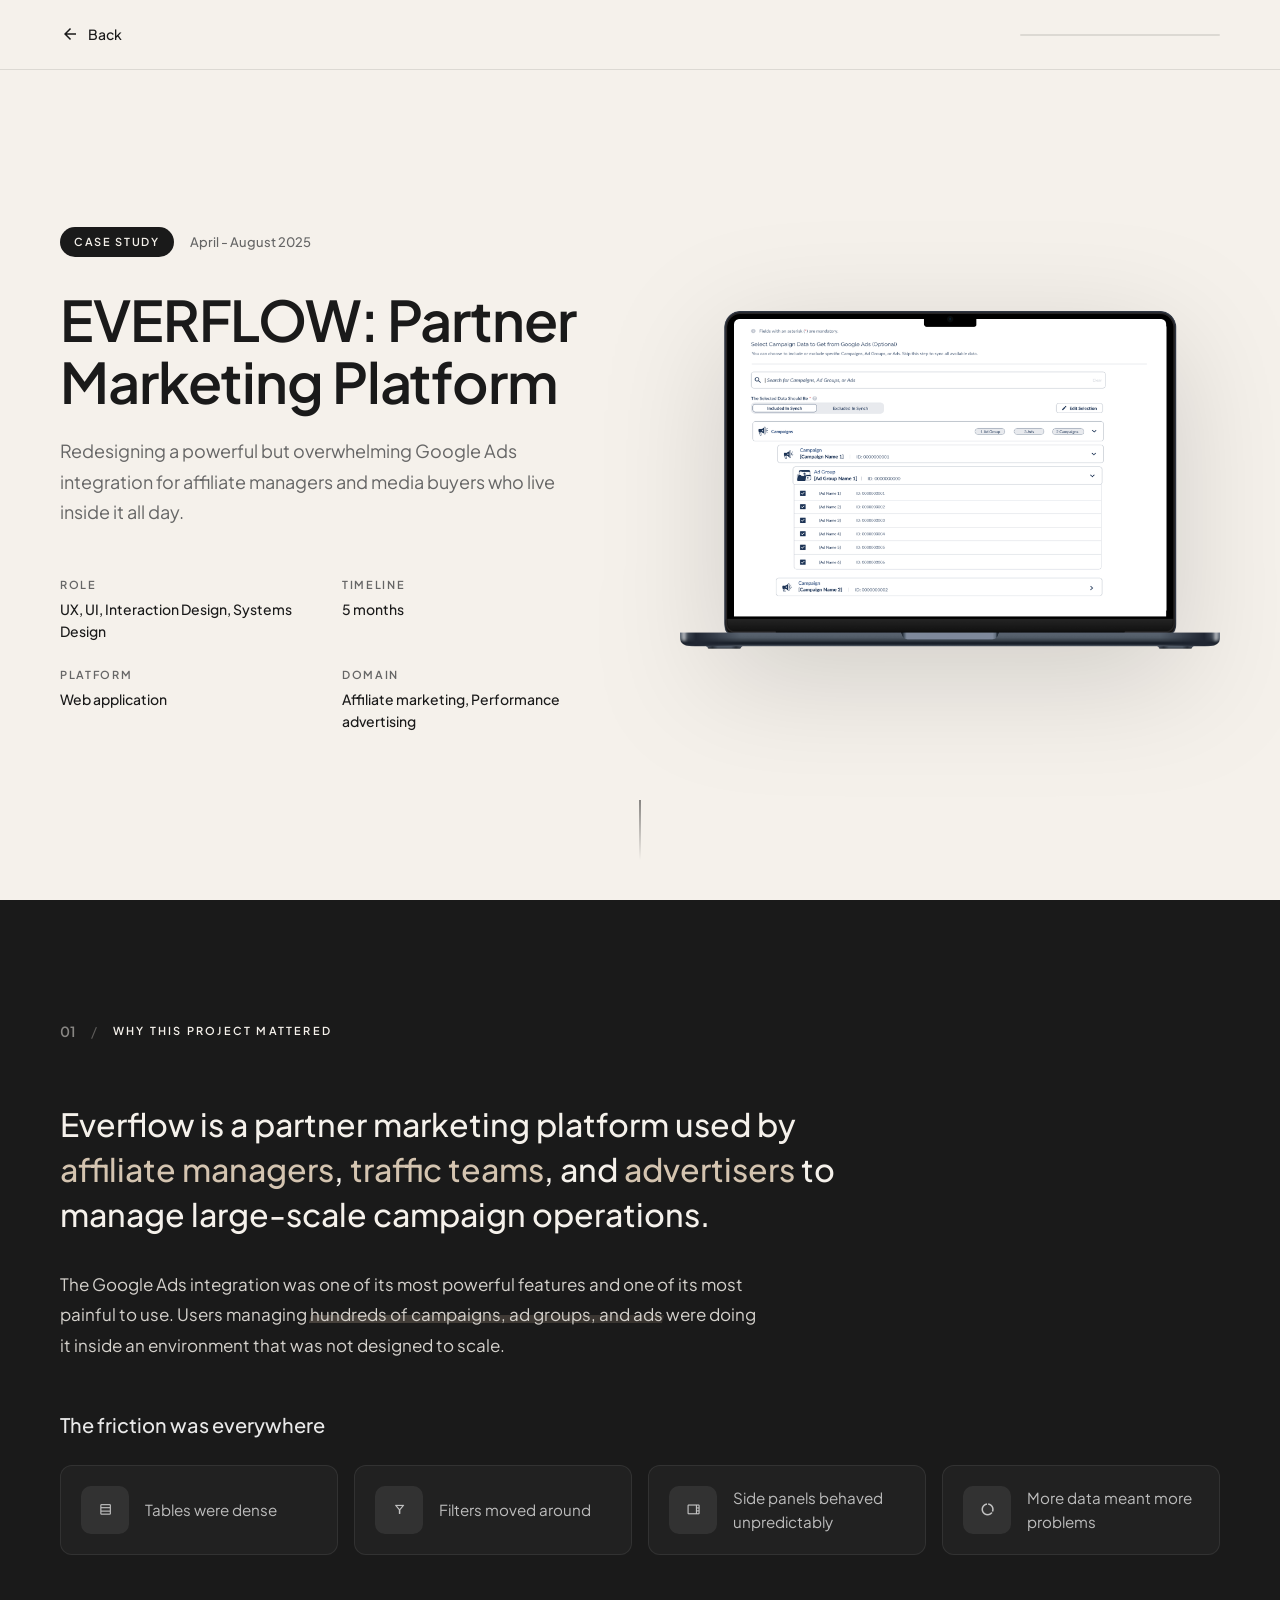
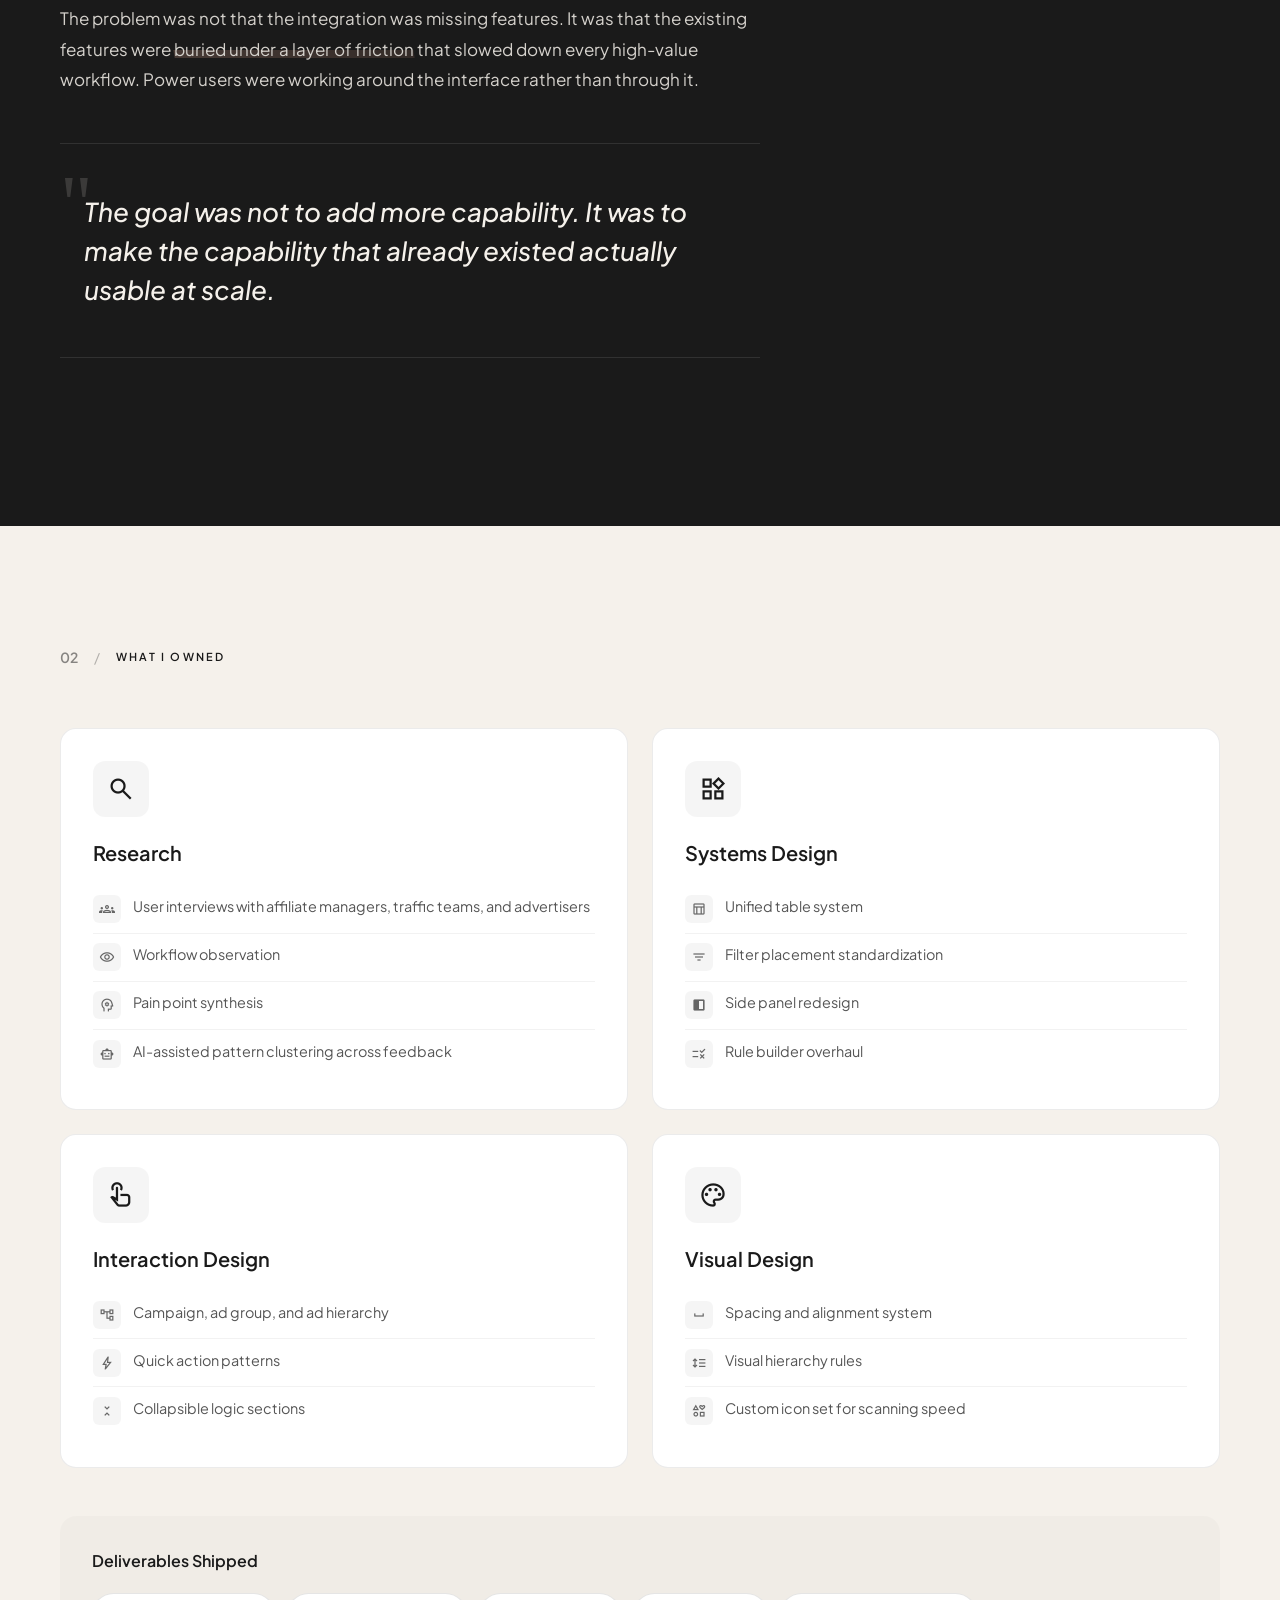
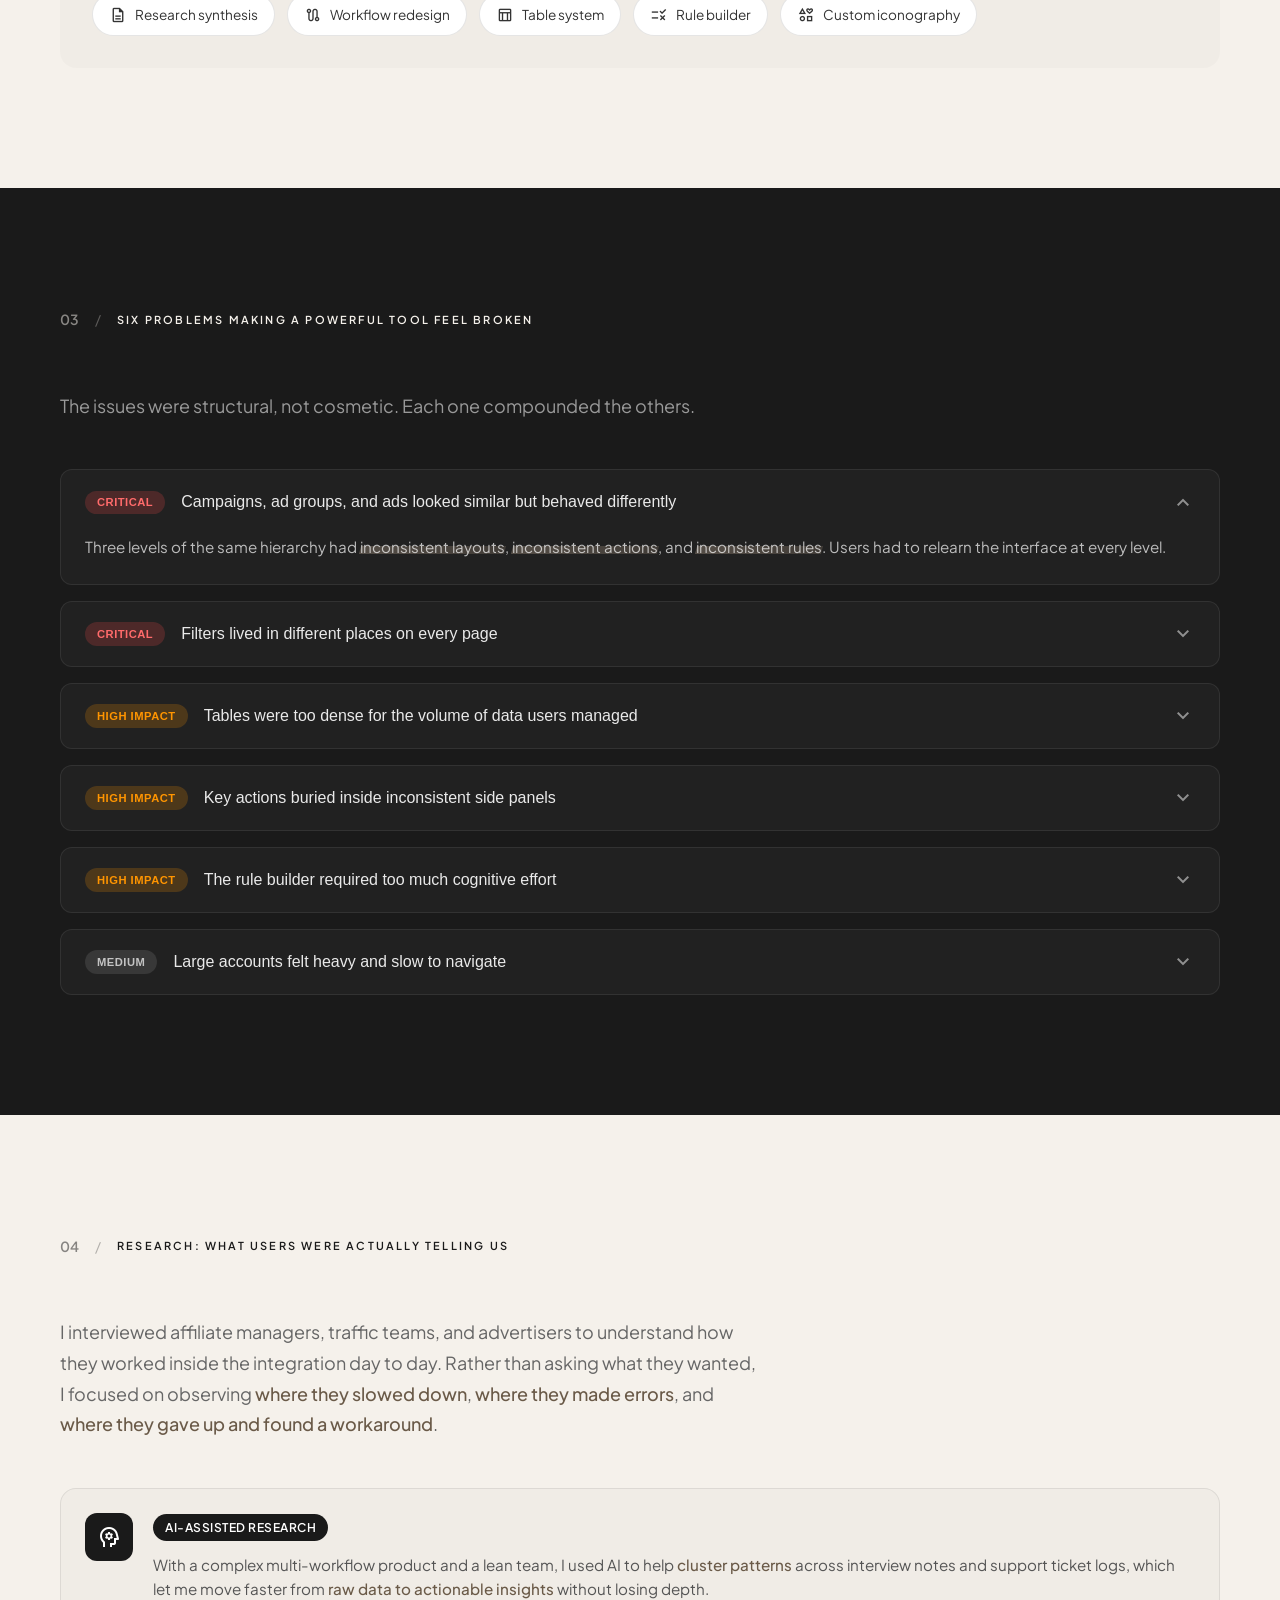
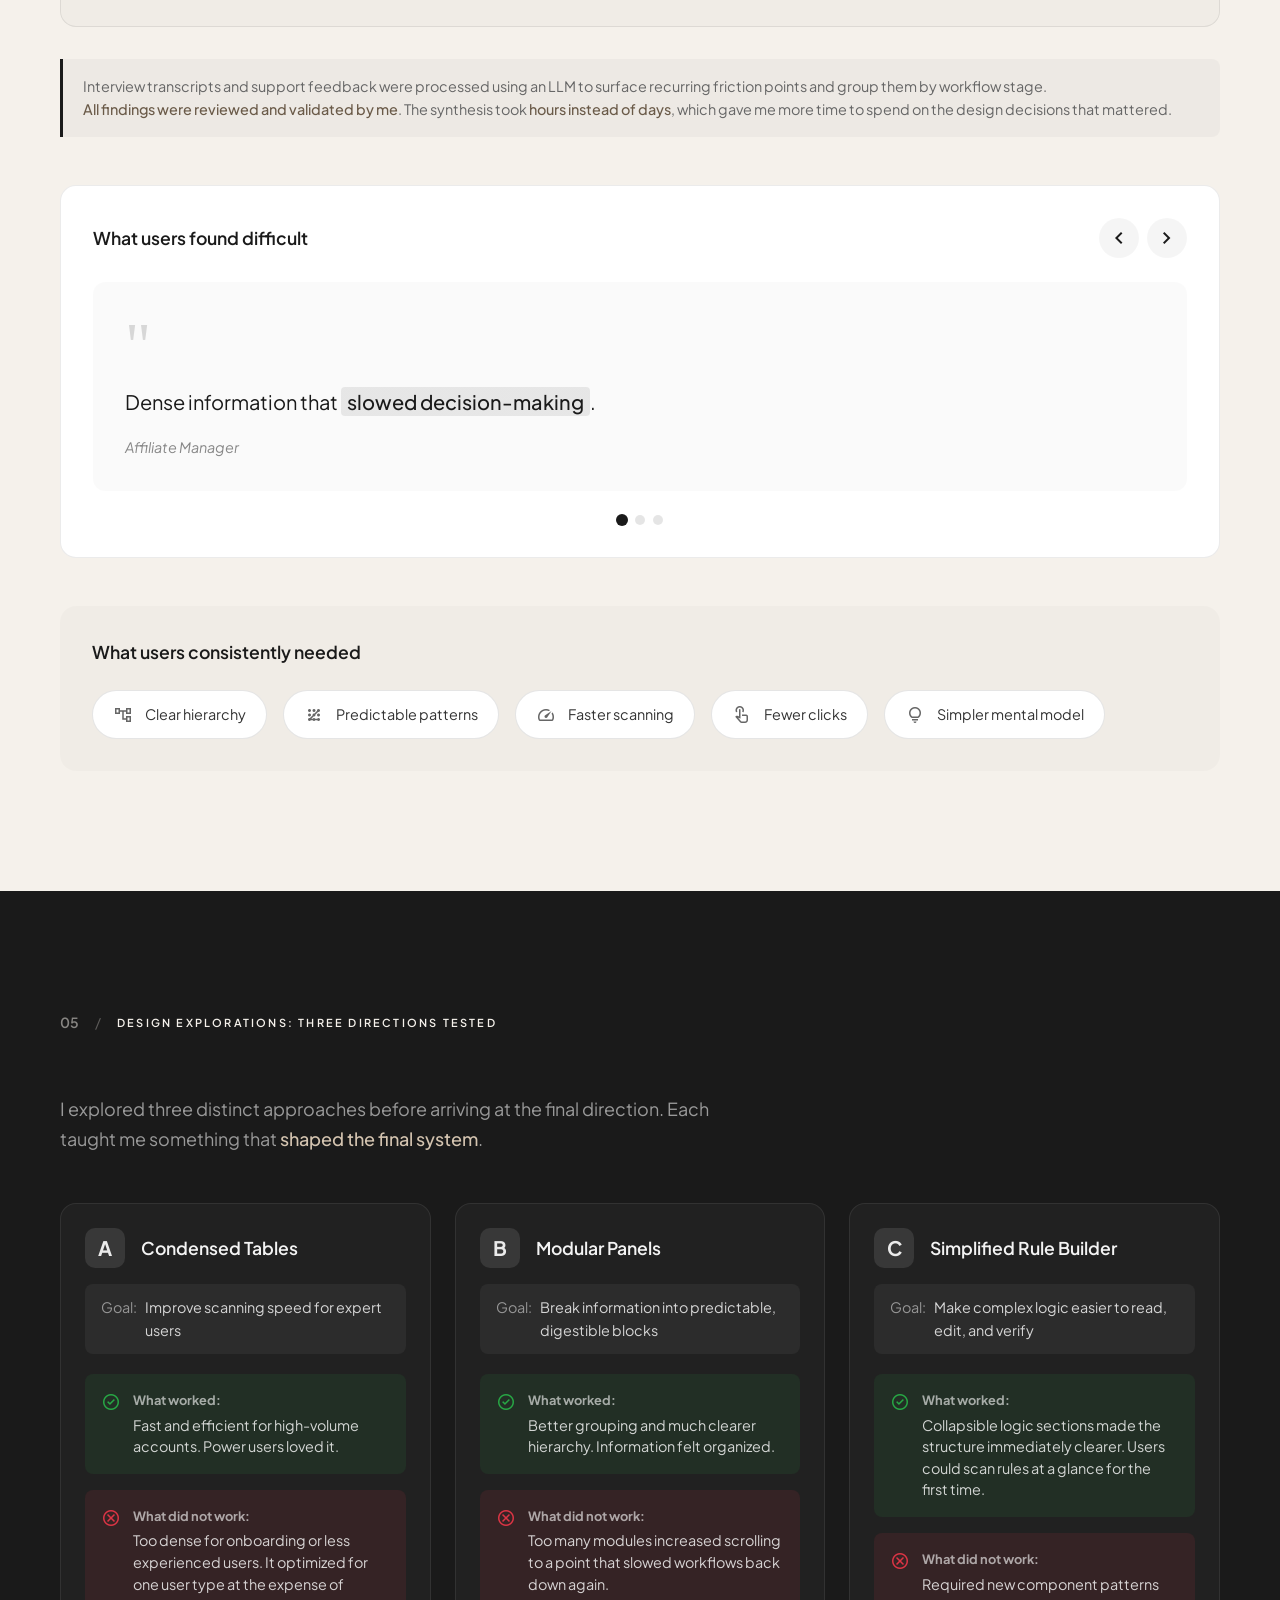
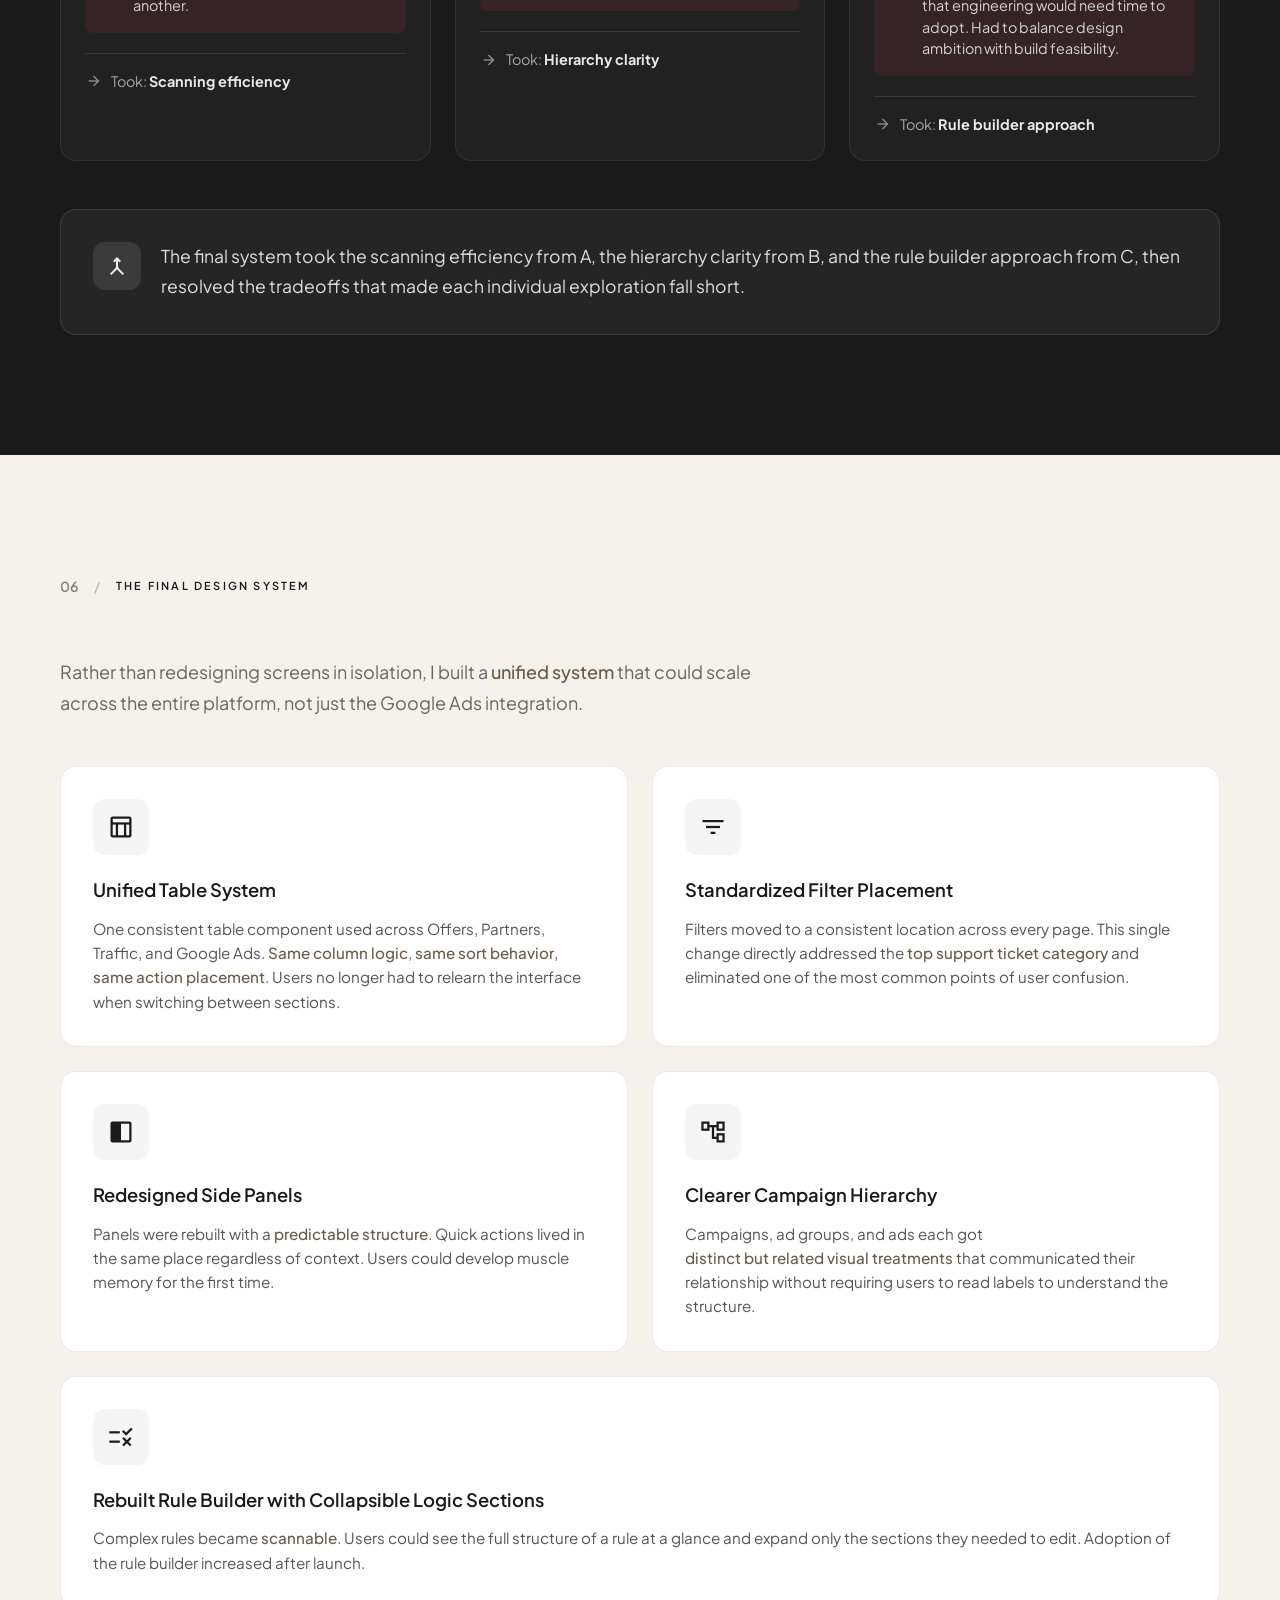
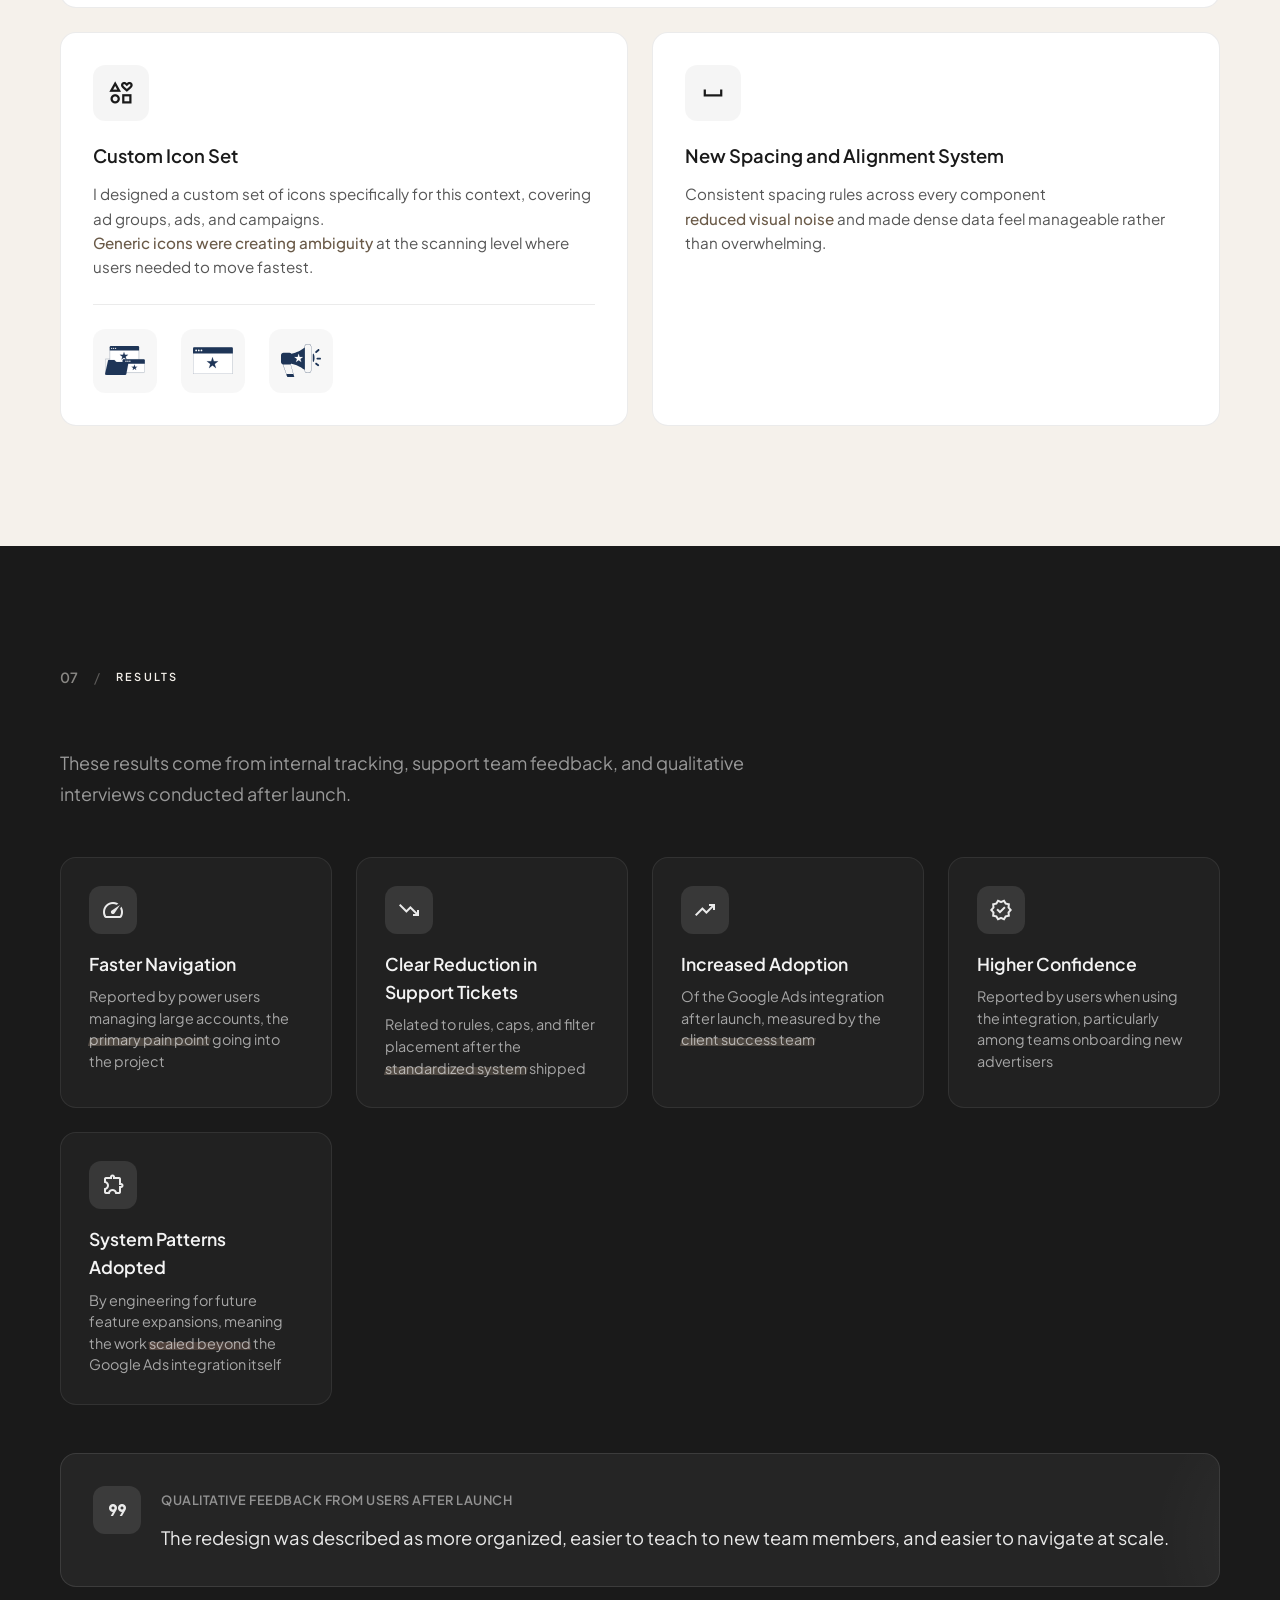
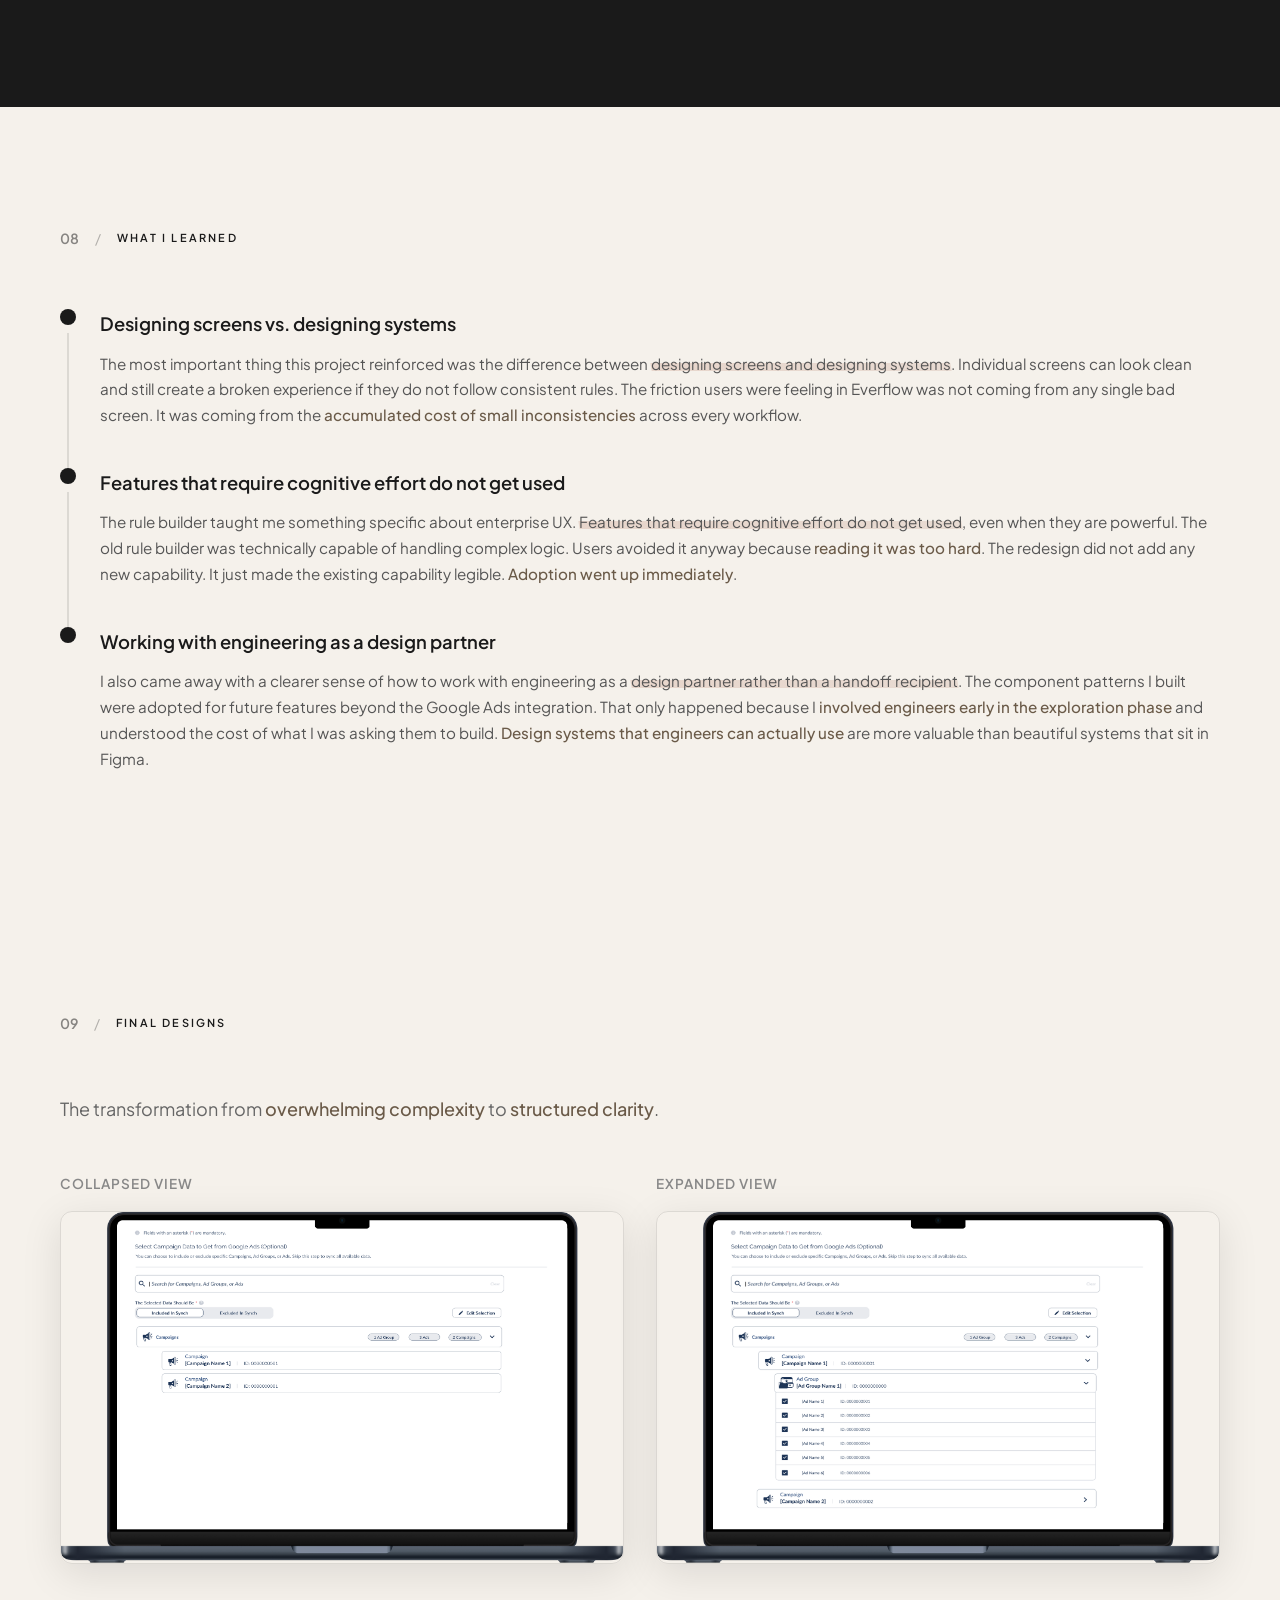
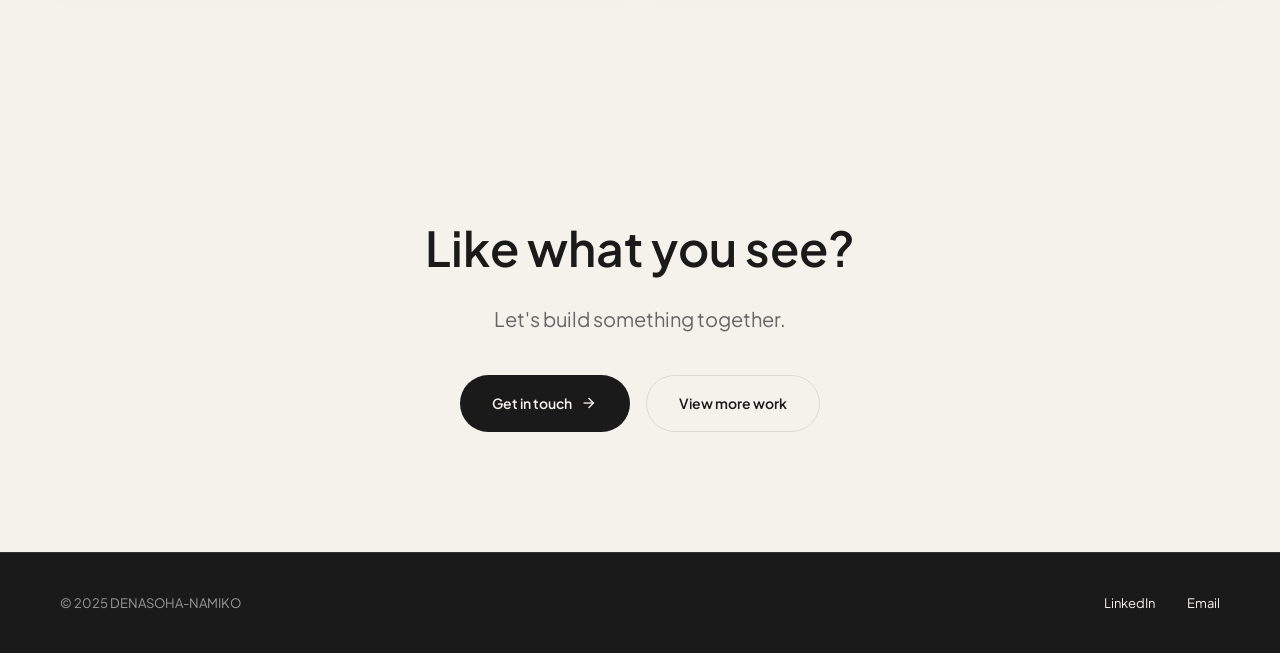
<file: everflow-case-study.html>
<!DOCTYPE html>
<html lang="en">
<head>
    <meta charset="UTF-8">
    <meta name="viewport" content="width=device-width, initial-scale=1.0">
    <title>Everflow Case Study | DENASOHA-NAMIKO</title>
    <link rel="icon" type="image/png" href="Assets/fonts/favicon.png">
    <link rel="stylesheet" href="case-study.css">
    <link rel="stylesheet" href="everflow-case-study.css">
    <link rel="stylesheet" href="https://fonts.googleapis.com/css2?family=Plus+Jakarta+Sans:wght@300;400;500;600;700&display=swap">
    <link rel="stylesheet" href="https://fonts.googleapis.com/css2?family=Material+Symbols+Outlined:opsz,wght,FILL,GRAD@24,400,0,0" />
</head>
<body>

    <nav class="cs-nav">
        <a href="index.html" class="cs-nav-back">
            <span class="material-symbols-outlined">arrow_back</span>
            Back
        </a>
        <div class="cs-nav-progress">
            <div class="cs-progress-bar"></div>
        </div>
    </nav>

    <section class="cs-hero">
        <div class="cs-hero-content">
            <div class="cs-hero-meta">
                <span class="cs-badge">Case Study</span>
                <span class="cs-year">April - August 2025</span>
            </div>
            <h1 class="cs-hero-title">EVERFLOW: Partner Marketing Platform</h1>
            <p class="cs-hero-subtitle">Redesigning a powerful but overwhelming Google Ads integration for affiliate managers and media buyers who live inside it all day.</p>
            
            <div class="cs-hero-details">
                <div class="cs-detail">
                    <span class="cs-detail-label">Role</span>
                    <span class="cs-detail-value">UX, UI, Interaction Design, Systems Design</span>
                </div>
                <div class="cs-detail">
                    <span class="cs-detail-label">Timeline</span>
                    <span class="cs-detail-value">5 months</span>
                </div>
                <div class="cs-detail">
                    <span class="cs-detail-label">Platform</span>
                    <span class="cs-detail-value">Web application</span>
                </div>
                <div class="cs-detail">
                    <span class="cs-detail-label">Domain</span>
                    <span class="cs-detail-value">Affiliate marketing, Performance advertising</span>
                </div>
            </div>
        </div>
        <div class="cs-hero-image">
            <img src="Assets/new assets/openscreenef.png" alt="Everflow Final Design" class="cs-hero-phone">
        </div>
        <div class="cs-scroll-indicator">
            <div class="cs-scroll-line"></div>
        </div>
    </section>

    <section class="cs-section cs-section-dark" id="section-01">
        <div class="cs-section-inner">
            <div class="cs-section-header">
                <span class="cs-section-num">01</span>
                <span class="cs-section-divider">/</span>
                <span class="cs-section-label">WHY THIS PROJECT MATTERED</span>
            </div>
            
            <div class="cs-narrative">
                <p class="cs-lead-text">Everflow is a partner marketing platform used by <span class="cs-keyword">affiliate managers</span>, <span class="cs-keyword">traffic teams</span>, and <span class="cs-keyword">advertisers</span> to manage large-scale campaign operations.</p>
                <p class="cs-body-text">The Google Ads integration was one of its most powerful features and one of its most painful to use. Users managing <span class="cs-highlight">hundreds of campaigns, ad groups, and ads</span> were doing it inside an environment that was not designed to scale.</p>
            </div>

            <div class="ef-pain-points">
                <div class="ef-pain-header">
                    <h3 class="ef-pain-title">The friction was everywhere</h3>
                </div>
                <div class="ef-pain-grid">
                    <div class="ef-pain-item">
                        <div class="ef-pain-icon">
                            <span class="material-symbols-outlined">table_rows</span>
                        </div>
                        <span>Tables were dense</span>
                    </div>
                    <div class="ef-pain-item">
                        <div class="ef-pain-icon">
                            <span class="material-symbols-outlined">filter_alt</span>
                        </div>
                        <span>Filters moved around</span>
                    </div>
                    <div class="ef-pain-item">
                        <div class="ef-pain-icon">
                            <span class="material-symbols-outlined">view_sidebar</span>
                        </div>
                        <span>Side panels behaved unpredictably</span>
                    </div>
                    <div class="ef-pain-item">
                        <div class="ef-pain-icon">
                            <span class="material-symbols-outlined">data_usage</span>
                        </div>
                        <span>More data meant more problems</span>
                    </div>
                </div>
            </div>

            <p class="cs-body-text">The problem was not that the integration was missing features. It was that the existing features were <span class="cs-highlight-accent">buried under a layer of friction</span> that slowed down every high-value workflow. Power users were working around the interface rather than through it.</p>

            <blockquote class="cs-quote">
                <span class="cs-quote-icon">"</span>
                <p>The goal was not to add more capability. It was to make the capability that already existed <span class="cs-quote-highlight">actually usable at scale</span>.</p>
            </blockquote>
        </div>
    </section>

    <section class="cs-section cs-section-light" id="section-02">
        <div class="cs-section-inner">
            <div class="cs-section-header">
                <span class="cs-section-num">02</span>
                <span class="cs-section-divider">/</span>
                <span class="cs-section-label">WHAT I OWNED</span>
            </div>

            <div class="ef-ownership-grid">
                <div class="ef-ownership-card" data-category="research">
                    <div class="ef-ownership-icon">
                        <span class="material-symbols-outlined">search</span>
                    </div>
                    <h3>Research</h3>
                    <ul class="ef-ownership-list">
                        <li><span class="ef-list-icon"><span class="material-symbols-outlined">groups</span></span>User interviews with affiliate managers, traffic teams, and advertisers</li>
                        <li><span class="ef-list-icon"><span class="material-symbols-outlined">visibility</span></span>Workflow observation</li>
                        <li><span class="ef-list-icon"><span class="material-symbols-outlined">psychology</span></span>Pain point synthesis</li>
                        <li><span class="ef-list-icon"><span class="material-symbols-outlined">smart_toy</span></span>AI-assisted pattern clustering across feedback</li>
                    </ul>
                </div>

                <div class="ef-ownership-card" data-category="systems">
                    <div class="ef-ownership-icon">
                        <span class="material-symbols-outlined">widgets</span>
                    </div>
                    <h3>Systems Design</h3>
                    <ul class="ef-ownership-list">
                        <li><span class="ef-list-icon"><span class="material-symbols-outlined">table_chart</span></span>Unified table system</li>
                        <li><span class="ef-list-icon"><span class="material-symbols-outlined">filter_list</span></span>Filter placement standardization</li>
                        <li><span class="ef-list-icon"><span class="material-symbols-outlined">side_navigation</span></span>Side panel redesign</li>
                        <li><span class="ef-list-icon"><span class="material-symbols-outlined">rule</span></span>Rule builder overhaul</li>
                    </ul>
                </div>

                <div class="ef-ownership-card" data-category="interaction">
                    <div class="ef-ownership-icon">
                        <span class="material-symbols-outlined">touch_app</span>
                    </div>
                    <h3>Interaction Design</h3>
                    <ul class="ef-ownership-list">
                        <li><span class="ef-list-icon"><span class="material-symbols-outlined">account_tree</span></span>Campaign, ad group, and ad hierarchy</li>
                        <li><span class="ef-list-icon"><span class="material-symbols-outlined">bolt</span></span>Quick action patterns</li>
                        <li><span class="ef-list-icon"><span class="material-symbols-outlined">unfold_less</span></span>Collapsible logic sections</li>
                    </ul>
                </div>

                <div class="ef-ownership-card" data-category="visual">
                    <div class="ef-ownership-icon">
                        <span class="material-symbols-outlined">palette</span>
                    </div>
                    <h3>Visual Design</h3>
                    <ul class="ef-ownership-list">
                        <li><span class="ef-list-icon"><span class="material-symbols-outlined">space_bar</span></span>Spacing and alignment system</li>
                        <li><span class="ef-list-icon"><span class="material-symbols-outlined">format_line_spacing</span></span>Visual hierarchy rules</li>
                        <li><span class="ef-list-icon"><span class="material-symbols-outlined">interests</span></span>Custom icon set for scanning speed</li>
                    </ul>
                </div>
            </div>

            <div class="ef-deliverables">
                <h3 class="ef-deliverables-title">Deliverables Shipped</h3>
                <div class="ef-deliverables-track">
                    <div class="ef-deliverable-chip"><span class="material-symbols-outlined">description</span>Research synthesis</div>
                    <div class="ef-deliverable-chip"><span class="material-symbols-outlined">route</span>Workflow redesign</div>
                    <div class="ef-deliverable-chip"><span class="material-symbols-outlined">table_chart</span>Table system</div>
                    <div class="ef-deliverable-chip"><span class="material-symbols-outlined">rule</span>Rule builder</div>
                    <div class="ef-deliverable-chip"><span class="material-symbols-outlined">interests</span>Custom iconography</div>
                </div>
            </div>
        </div>
    </section>

    <section class="cs-section cs-section-dark" id="section-03">
        <div class="cs-section-inner">
            <div class="cs-section-header">
                <span class="cs-section-num">03</span>
                <span class="cs-section-divider">/</span>
                <span class="cs-section-label">SIX PROBLEMS MAKING A POWERFUL TOOL FEEL BROKEN</span>
            </div>

            <p class="cs-intro-text">The issues were structural, not cosmetic. Each one <span class="cs-highlight-accent">compounded the others</span>.</p>

            <div class="ef-problems-accordion">
                <div class="ef-problem-item open" data-severity="critical">
                    <button class="ef-problem-header">
                        <div class="ef-problem-title-group">
                            <span class="ef-severity-badge critical">Critical</span>
                            <h3 class="ef-problem-title">Campaigns, ad groups, and ads looked similar but behaved differently</h3>
                        </div>
                        <span class="material-symbols-outlined ef-problem-icon">expand_more</span>
                    </button>
                    <div class="ef-problem-content">
                        <p>Three levels of the same hierarchy had <span class="cs-highlight">inconsistent layouts</span>, <span class="cs-highlight">inconsistent actions</span>, and <span class="cs-highlight">inconsistent rules</span>. Users had to relearn the interface at every level.</p>
                    </div>
                </div>

                <div class="ef-problem-item" data-severity="critical">
                    <button class="ef-problem-header">
                        <div class="ef-problem-title-group">
                            <span class="ef-severity-badge critical">Critical</span>
                            <h3 class="ef-problem-title">Filters lived in different places on every page</h3>
                        </div>
                        <span class="material-symbols-outlined ef-problem-icon">expand_more</span>
                    </button>
                    <div class="ef-problem-content">
                        <p>This single issue generated <span class="cs-highlight-accent">more support tickets than almost anything else</span>. Users could not build a consistent mental model of where to look because the answer changed depending on which page they were on.</p>
                    </div>
                </div>

                <div class="ef-problem-item" data-severity="high">
                    <button class="ef-problem-header">
                        <div class="ef-problem-title-group">
                            <span class="ef-severity-badge high">High Impact</span>
                            <h3 class="ef-problem-title">Tables were too dense for the volume of data users managed</h3>
                        </div>
                        <span class="material-symbols-outlined ef-problem-icon">expand_more</span>
                    </button>
                    <div class="ef-problem-content">
                        <p>Power users managing large accounts had to do <span class="cs-highlight">too much scanning</span> to find what they needed. The information was there but the visual structure made it slow to parse.</p>
                    </div>
                </div>

                <div class="ef-problem-item" data-severity="high">
                    <button class="ef-problem-header">
                        <div class="ef-problem-title-group">
                            <span class="ef-severity-badge high">High Impact</span>
                            <h3 class="ef-problem-title">Key actions buried inside inconsistent side panels</h3>
                        </div>
                        <span class="material-symbols-outlined ef-problem-icon">expand_more</span>
                    </button>
                    <div class="ef-problem-content">
                        <p>The side panels that handled editing and reviewing data were not predictable. Users could not rely on <span class="cs-highlight">muscle memory</span> because the panels behaved differently depending on context.</p>
                    </div>
                </div>

                <div class="ef-problem-item" data-severity="high">
                    <button class="ef-problem-header">
                        <div class="ef-problem-title-group">
                            <span class="ef-severity-badge high">High Impact</span>
                            <h3 class="ef-problem-title">The rule builder required too much cognitive effort</h3>
                        </div>
                        <span class="material-symbols-outlined ef-problem-icon">expand_more</span>
                    </button>
                    <div class="ef-problem-content">
                        <p>Complex logic displayed as long blocks of text was difficult to read, edit, and verify. Users <span class="cs-highlight-accent">avoided the rule builder when they could</span>, which meant they were not using one of the platform's most powerful features.</p>
                    </div>
                </div>

                <div class="ef-problem-item" data-severity="medium">
                    <button class="ef-problem-header">
                        <div class="ef-problem-title-group">
                            <span class="ef-severity-badge medium">Medium</span>
                            <h3 class="ef-problem-title">Large accounts felt heavy and slow to navigate</h3>
                        </div>
                        <span class="material-symbols-outlined ef-problem-icon">expand_more</span>
                    </button>
                    <div class="ef-problem-content">
                        <p>Switching between views during routine work cost real time. The interface did not support the pace that <span class="cs-highlight">high-volume affiliate managers</span> needed to work at.</p>
                    </div>
                </div>
            </div>
        </div>
    </section>

    <section class="cs-section cs-section-light" id="section-04">
        <div class="cs-section-inner">
            <div class="cs-section-header">
                <span class="cs-section-num">04</span>
                <span class="cs-section-divider">/</span>
                <span class="cs-section-label">RESEARCH: WHAT USERS WERE ACTUALLY TELLING US</span>
            </div>

            <p class="cs-intro-text">I interviewed affiliate managers, traffic teams, and advertisers to understand how they worked inside the integration day to day. Rather than asking what they wanted, I focused on observing <span class="cs-keyword-light">where they slowed down</span>, <span class="cs-keyword-light">where they made errors</span>, and <span class="cs-keyword-light">where they gave up and found a workaround</span>.</p>

            <div class="ef-method-badge">
                <div class="ef-method-icon">
                    <span class="material-symbols-outlined">psychology</span>
                </div>
                <div class="ef-method-content">
                    <span class="ef-method-label">AI-Assisted Research</span>
                    <p>With a complex multi-workflow product and a lean team, I used AI to help <span class="cs-keyword-light">cluster patterns</span> across interview notes and support ticket logs, which let me move faster from <span class="cs-keyword-light">raw data to actionable insights</span> without losing depth.</p>
                </div>
            </div>

            <p class="ef-method-note">Interview transcripts and support feedback were processed using an LLM to surface recurring friction points and group them by workflow stage. <span class="cs-keyword-light">All findings were reviewed and validated by me</span>. The synthesis took <span class="cs-keyword-light">hours instead of days</span>, which gave me more time to spend on the design decisions that mattered.</p>

            <div class="ef-quote-carousel">
                <div class="ef-carousel-header">
                    <h3>What users found difficult</h3>
                    <div class="ef-carousel-controls">
                        <button class="ef-carousel-prev" aria-label="Previous quote"><span class="material-symbols-outlined">chevron_left</span></button>
                        <button class="ef-carousel-next" aria-label="Next quote"><span class="material-symbols-outlined">chevron_right</span></button>
                    </div>
                </div>
                <div class="ef-carousel-container">
                    <div class="ef-carousel-track">
                        <div class="ef-quote-card active">
                            <span class="ef-quote-mark">"</span>
                            <p class="ef-quote-text">Dense information that <span class="ef-quote-keyword">slowed decision-making</span>.</p>
                            <span class="ef-quote-source">Affiliate Manager</span>
                        </div>
                        <div class="ef-quote-card">
                            <span class="ef-quote-mark">"</span>
                            <p class="ef-quote-text">Filters behaved differently across pages. I <span class="ef-quote-keyword">never knew where to look</span>.</p>
                            <span class="ef-quote-source">Traffic Team Lead</span>
                        </div>
                        <div class="ef-quote-card">
                            <span class="ef-quote-mark">"</span>
                            <p class="ef-quote-text">The rule builder has too many text blocks. It's hard to tell <span class="ef-quote-keyword">what's actually doing what</span>.</p>
                            <span class="ef-quote-source">Advertiser</span>
                        </div>
                    </div>
                </div>
                <div class="ef-carousel-dots">
                    <button class="ef-carousel-dot active" data-slide="0"></button>
                    <button class="ef-carousel-dot" data-slide="1"></button>
                    <button class="ef-carousel-dot" data-slide="2"></button>
                </div>
            </div>

            <div class="ef-needs-summary">
                <h3 class="ef-needs-title">What users consistently needed</h3>
                <div class="ef-needs-grid">
                    <div class="ef-need-item"><span class="material-symbols-outlined">account_tree</span><span>Clear hierarchy</span></div>
                    <div class="ef-need-item"><span class="material-symbols-outlined">pattern</span><span>Predictable patterns</span></div>
                    <div class="ef-need-item"><span class="material-symbols-outlined">speed</span><span>Faster scanning</span></div>
                    <div class="ef-need-item"><span class="material-symbols-outlined">touch_app</span><span>Fewer clicks</span></div>
                    <div class="ef-need-item"><span class="material-symbols-outlined">lightbulb</span><span>Simpler mental model</span></div>
                </div>
            </div>
        </div>
    </section>

    <section class="cs-section cs-section-dark" id="section-05">
        <div class="cs-section-inner">
            <div class="cs-section-header">
                <span class="cs-section-num">05</span>
                <span class="cs-section-divider">/</span>
                <span class="cs-section-label">DESIGN EXPLORATIONS: THREE DIRECTIONS TESTED</span>
            </div>

            <p class="cs-intro-text">I explored three distinct approaches before arriving at the final direction. Each taught me something that <span class="cs-keyword">shaped the final system</span>.</p>

            <div class="ef-explorations">
                <div class="ef-exploration-card" data-exploration="a">
                    <div class="ef-exploration-header">
                        <span class="ef-exploration-letter">A</span>
                        <h3>Condensed Tables</h3>
                    </div>
                    <div class="ef-exploration-goal"><span class="ef-goal-label">Goal:</span><span>Improve scanning speed for expert users</span></div>
                    <div class="ef-exploration-findings">
                        <div class="ef-finding ef-finding-positive">
                            <span class="material-symbols-outlined">check_circle</span>
                            <div><strong>What worked:</strong><p>Fast and efficient for high-volume accounts. Power users loved it.</p></div>
                        </div>
                        <div class="ef-finding ef-finding-negative">
                            <span class="material-symbols-outlined">cancel</span>
                            <div><strong>What did not work:</strong><p>Too dense for onboarding or less experienced users. It optimized for one user type at the expense of another.</p></div>
                        </div>
                    </div>
                    <div class="ef-exploration-takeaway"><span class="material-symbols-outlined">arrow_forward</span><span>Took: <strong>Scanning efficiency</strong></span></div>
                </div>

                <div class="ef-exploration-card" data-exploration="b">
                    <div class="ef-exploration-header">
                        <span class="ef-exploration-letter">B</span>
                        <h3>Modular Panels</h3>
                    </div>
                    <div class="ef-exploration-goal"><span class="ef-goal-label">Goal:</span><span>Break information into predictable, digestible blocks</span></div>
                    <div class="ef-exploration-findings">
                        <div class="ef-finding ef-finding-positive">
                            <span class="material-symbols-outlined">check_circle</span>
                            <div><strong>What worked:</strong><p>Better grouping and much clearer hierarchy. Information felt organized.</p></div>
                        </div>
                        <div class="ef-finding ef-finding-negative">
                            <span class="material-symbols-outlined">cancel</span>
                            <div><strong>What did not work:</strong><p>Too many modules increased scrolling to a point that slowed workflows back down again.</p></div>
                        </div>
                    </div>
                    <div class="ef-exploration-takeaway"><span class="material-symbols-outlined">arrow_forward</span><span>Took: <strong>Hierarchy clarity</strong></span></div>
                </div>

                <div class="ef-exploration-card" data-exploration="c">
                    <div class="ef-exploration-header">
                        <span class="ef-exploration-letter">C</span>
                        <h3>Simplified Rule Builder</h3>
                    </div>
                    <div class="ef-exploration-goal"><span class="ef-goal-label">Goal:</span><span>Make complex logic easier to read, edit, and verify</span></div>
                    <div class="ef-exploration-findings">
                        <div class="ef-finding ef-finding-positive">
                            <span class="material-symbols-outlined">check_circle</span>
                            <div><strong>What worked:</strong><p>Collapsible logic sections made the structure immediately clearer. Users could scan rules at a glance for the first time.</p></div>
                        </div>
                        <div class="ef-finding ef-finding-negative">
                            <span class="material-symbols-outlined">cancel</span>
                            <div><strong>What did not work:</strong><p>Required new component patterns that engineering would need time to adopt. Had to balance design ambition with build feasibility.</p></div>
                        </div>
                    </div>
                    <div class="ef-exploration-takeaway"><span class="material-symbols-outlined">arrow_forward</span><span>Took: <strong>Rule builder approach</strong></span></div>
                </div>
            </div>

            <div class="ef-synthesis">
                <div class="ef-synthesis-icon"><span class="material-symbols-outlined">merge</span></div>
                <p>The final system took the <span class="cs-highlight">scanning efficiency from A</span>, the <span class="cs-highlight">hierarchy clarity from B</span>, and the <span class="cs-highlight-accent">rule builder approach from C</span>, then resolved the tradeoffs that made each individual exploration fall short.</p>
            </div>
        </div>
    </section>

    <section class="cs-section cs-section-light" id="section-06">
        <div class="cs-section-inner">
            <div class="cs-section-header">
                <span class="cs-section-num">06</span>
                <span class="cs-section-divider">/</span>
                <span class="cs-section-label">THE FINAL DESIGN SYSTEM</span>
            </div>

            <p class="cs-intro-text">Rather than redesigning screens in isolation, I built a <span class="cs-keyword-light">unified system</span> that could scale across the entire platform, not just the Google Ads integration.</p>

            <div class="ef-system-grid">
                <div class="ef-system-card">
                    <div class="ef-system-icon"><span class="material-symbols-outlined">table_chart</span></div>
                    <h3>Unified Table System</h3>
                    <p>One consistent table component used across Offers, Partners, Traffic, and Google Ads. <span class="cs-keyword-light">Same column logic</span>, <span class="cs-keyword-light">same sort behavior</span>, <span class="cs-keyword-light">same action placement</span>. Users no longer had to relearn the interface when switching between sections.</p>
                </div>

                <div class="ef-system-card">
                    <div class="ef-system-icon"><span class="material-symbols-outlined">filter_list</span></div>
                    <h3>Standardized Filter Placement</h3>
                    <p>Filters moved to a consistent location across every page. This single change directly addressed the <span class="cs-keyword-light">top support ticket category</span> and eliminated one of the most common points of user confusion.</p>
                </div>

                <div class="ef-system-card">
                    <div class="ef-system-icon"><span class="material-symbols-outlined">side_navigation</span></div>
                    <h3>Redesigned Side Panels</h3>
                    <p>Panels were rebuilt with a <span class="cs-keyword-light">predictable structure</span>. Quick actions lived in the same place regardless of context. Users could develop muscle memory for the first time.</p>
                </div>

                <div class="ef-system-card">
                    <div class="ef-system-icon"><span class="material-symbols-outlined">account_tree</span></div>
                    <h3>Clearer Campaign Hierarchy</h3>
                    <p>Campaigns, ad groups, and ads each got <span class="cs-keyword-light">distinct but related visual treatments</span> that communicated their relationship without requiring users to read labels to understand the structure.</p>
                </div>

                <div class="ef-system-card ef-system-card-wide">
                    <div class="ef-system-icon"><span class="material-symbols-outlined">rule</span></div>
                    <h3>Rebuilt Rule Builder with Collapsible Logic Sections</h3>
                    <p>Complex rules became <span class="cs-keyword-light">scannable</span>. Users could see the full structure of a rule at a glance and expand only the sections they needed to edit. Adoption of the rule builder increased after launch.</p>
                </div>

                <div class="ef-system-card">
                    <div class="ef-system-icon"><span class="material-symbols-outlined">interests</span></div>
                    <h3>Custom Icon Set</h3>
                    <p>I designed a custom set of icons specifically for this context, covering ad groups, ads, and campaigns. <span class="cs-keyword-light">Generic icons were creating ambiguity</span> at the scanning level where users needed to move fastest.</p>
                    <div class="ef-custom-icons">
                        <img src="Assets/Photos/Ad Group Icon.svg" alt="Ad Group Icon" class="ef-icon-preview">
                        <img src="Assets/Photos/Ad Icon.svg" alt="Ad Icon" class="ef-icon-preview">
                        <img src="Assets/Photos/megaphone.svg" alt="Campaign Icon" class="ef-icon-preview">
                    </div>
                </div>

                <div class="ef-system-card">
                    <div class="ef-system-icon"><span class="material-symbols-outlined">space_bar</span></div>
                    <h3>New Spacing and Alignment System</h3>
                    <p>Consistent spacing rules across every component <span class="cs-keyword-light">reduced visual noise</span> and made dense data feel manageable rather than overwhelming.</p>
                </div>
            </div>
        </div>
    </section>

    <section class="cs-section cs-section-dark" id="section-07">
        <div class="cs-section-inner">
            <div class="cs-section-header">
                <span class="cs-section-num">07</span>
                <span class="cs-section-divider">/</span>
                <span class="cs-section-label">RESULTS</span>
            </div>

            <p class="cs-intro-text">These results come from <span class="cs-highlight">internal tracking</span>, <span class="cs-highlight">support team feedback</span>, and <span class="cs-highlight-accent">qualitative interviews</span> conducted after launch.</p>

            <div class="ef-results-grid">
                <div class="ef-result-card">
                    <div class="ef-result-icon"><span class="material-symbols-outlined">speed</span></div>
                    <h3>Faster Navigation</h3>
                    <p>Reported by power users managing large accounts, the <span class="cs-highlight">primary pain point</span> going into the project</p>
                </div>

                <div class="ef-result-card">
                    <div class="ef-result-icon"><span class="material-symbols-outlined">trending_down</span></div>
                    <h3>Clear Reduction in Support Tickets</h3>
                    <p>Related to rules, caps, and filter placement after the <span class="cs-highlight">standardized system</span> shipped</p>
                </div>

                <div class="ef-result-card">
                    <div class="ef-result-icon"><span class="material-symbols-outlined">trending_up</span></div>
                    <h3>Increased Adoption</h3>
                    <p>Of the Google Ads integration after launch, measured by the <span class="cs-highlight">client success team</span></p>
                </div>

                <div class="ef-result-card">
                    <div class="ef-result-icon"><span class="material-symbols-outlined">verified</span></div>
                    <h3>Higher Confidence</h3>
                    <p>Reported by users when using the integration, particularly among teams <span class="cs-highlight-accent">onboarding new advertisers</span></p>
                </div>

                <div class="ef-result-card">
                    <div class="ef-result-icon"><span class="material-symbols-outlined">extension</span></div>
                    <h3>System Patterns Adopted</h3>
                    <p>By engineering for future feature expansions, meaning the work <span class="cs-highlight-accent">scaled beyond</span> the Google Ads integration itself</p>
                </div>
            </div>

            <div class="ef-qualitative-feedback">
                <div class="ef-feedback-glow"></div>
                <div class="ef-feedback-icon"><span class="material-symbols-outlined">format_quote</span></div>
                <div class="ef-feedback-content">
                    <span class="ef-feedback-label">Qualitative feedback from users after launch</span>
                    <p>The redesign was described as <span class="cs-highlight">more organized</span>, <span class="cs-highlight">easier to teach to new team members</span>, and <span class="cs-highlight-accent">easier to navigate at scale</span>.</p>
                </div>
            </div>
        </div>
    </section>

    <section class="cs-section cs-section-light" id="section-08">
        <div class="cs-section-inner">
            <div class="cs-section-header">
                <span class="cs-section-num">08</span>
                <span class="cs-section-divider">/</span>
                <span class="cs-section-label">WHAT I LEARNED</span>
            </div>

            <div class="ef-learnings-container">
                <div class="ef-learning-block">
                    <div class="ef-learning-marker">
                        <span class="ef-learning-dot"></span>
                        <span class="ef-learning-line"></span>
                    </div>
                    <div class="ef-learning-content">
                        <h3>Designing screens vs. designing systems</h3>
                        <p>The most important thing this project reinforced was the difference between <span class="cs-highlight-accent">designing screens and designing systems</span>. Individual screens can look clean and still create a broken experience if they do not follow consistent rules. The friction users were feeling in Everflow was not coming from any single bad screen. It was coming from the <span class="cs-keyword-light">accumulated cost of small inconsistencies</span> across every workflow.</p>
                    </div>
                </div>

                <div class="ef-learning-block">
                    <div class="ef-learning-marker">
                        <span class="ef-learning-dot"></span>
                        <span class="ef-learning-line"></span>
                    </div>
                    <div class="ef-learning-content">
                        <h3>Features that require cognitive effort do not get used</h3>
                        <p>The rule builder taught me something specific about enterprise UX. <span class="cs-highlight-accent">Features that require cognitive effort do not get used</span>, even when they are powerful. The old rule builder was technically capable of handling complex logic. Users avoided it anyway because <span class="cs-keyword-light">reading it was too hard</span>. The redesign did not add any new capability. It just made the existing capability legible. <span class="cs-keyword-light">Adoption went up immediately</span>.</p>
                    </div>
                </div>

                <div class="ef-learning-block">
                    <div class="ef-learning-marker">
                        <span class="ef-learning-dot"></span>
                    </div>
                    <div class="ef-learning-content">
                        <h3>Working with engineering as a design partner</h3>
                        <p>I also came away with a clearer sense of how to work with engineering as a <span class="cs-highlight-accent">design partner rather than a handoff recipient</span>. The component patterns I built were adopted for future features beyond the Google Ads integration. That only happened because I <span class="cs-keyword-light">involved engineers early in the exploration phase</span> and understood the cost of what I was asking them to build. <span class="cs-keyword-light">Design systems that engineers can actually use</span> are more valuable than beautiful systems that sit in Figma.</p>
                    </div>
                </div>
            </div>
        </div>
    </section>

    <section class="cs-section cs-section-light" id="section-09">
        <div class="cs-section-inner">
            <div class="cs-section-header">
                <span class="cs-section-num">09</span>
                <span class="cs-section-divider">/</span>
                <span class="cs-section-label">FINAL DESIGNS</span>
            </div>

            <p class="cs-intro-text">The transformation from <span class="cs-keyword-light">overwhelming complexity</span> to <span class="cs-keyword-light">structured clarity</span>.</p>

            <div class="ef-final-screens">
                <div class="ef-screen-item">
                    <div class="ef-screen-label">Collapsed View</div>
                    <img src="Assets/new assets/closescreenef.png" alt="Everflow Final Design - Collapsed View" class="ef-final-screen">
                </div>
                <div class="ef-screen-item">
                    <div class="ef-screen-label">Expanded View</div>
                    <img src="Assets/new assets/openscreenef.png" alt="Everflow Final Design - Expanded View" class="ef-final-screen">
                </div>
            </div>
        </div>
    </section>

    <!-- CTA Section -->
    <section class="cs-cta-section">
        <div class="cs-cta-content">
            <h2 class="cs-cta-title">Like what you see?</h2>
            <p class="cs-cta-subtitle">Let's build something together.</p>
            <div class="cs-cta-buttons">
                <a href="index.html#contact" class="cs-cta-btn cs-cta-primary">Get in touch <span class="material-symbols-outlined">arrow_forward</span></a>
                <a href="index.html#work" class="cs-cta-btn cs-cta-secondary">View more work</a>
            </div>
        </div>
    </section>

    <!-- Footer -->
    <footer class="cs-footer">
        <div class="cs-footer-content">
            <span class="cs-footer-copyright">© 2025 DENASOHA-NAMIKO</span>
            <div class="cs-footer-links">
                <a href="https://www.linkedin.com/in/denasoha-namiko-d-588a13258/">LinkedIn</a>
                <a href="mailto:dodenasohanamiko@gmail.com">Email</a>
            </div>
        </div>
    </footer>

    <script>
        window.addEventListener('scroll', () => {
            const scrollTop = document.documentElement.scrollTop;
            const scrollHeight = document.documentElement.scrollHeight - document.documentElement.clientHeight;
            const progress = (scrollTop / scrollHeight) * 100;
            document.querySelector('.cs-progress-bar').style.width = progress + '%';
        });

        const observerOptions = { threshold: 0.1, rootMargin: '0px 0px -50px 0px' };

        const animateOnScroll = new IntersectionObserver((entries) => {
            entries.forEach(entry => {
                if (entry.isIntersecting) { 
                    entry.target.classList.add('is-visible');
                    
                    // Trigger keyword animations within this section
                    const keywords = entry.target.querySelectorAll('.cs-keyword, .cs-keyword-light');
                    keywords.forEach((kw, index) => {
                        setTimeout(() => {
                            kw.classList.add('cs-keyword-active');
                        }, 200 + (index * 100));
                    });
                    
                    // Trigger highlight animations
                    const highlights = entry.target.querySelectorAll('.cs-highlight, .cs-highlight-accent');
                    highlights.forEach((h, index) => {
                        setTimeout(() => {
                            h.classList.add('cs-highlight-active');
                        }, 400 + (index * 150));
                    });
                }
            });
        }, observerOptions);

        // Observe elements and sections for animations
        document.querySelectorAll('.ef-pain-item, .ef-ownership-card, .ef-problem-item, .ef-exploration-card, .ef-system-card, .ef-result-card, .ef-learning-block, .ef-quote-card, .ef-screen-item, .cs-section-inner, .cs-narrative').forEach(el => {
            animateOnScroll.observe(el);
        });

        const problemHeaders = document.querySelectorAll('.ef-problem-header');
        problemHeaders.forEach(header => {
            header.addEventListener('click', () => {
                const item = header.parentElement;
                const isOpen = item.classList.contains('open');
                document.querySelectorAll('.ef-problem-item').forEach(i => i.classList.remove('open'));
                if (!isOpen) { item.classList.add('open'); }
            });
        });

        const carouselDots = document.querySelectorAll('.ef-carousel-dot');
        const quoteCards = document.querySelectorAll('.ef-quote-card');
        const carouselPrev = document.querySelector('.ef-carousel-prev');
        const carouselNext = document.querySelector('.ef-carousel-next');
        let currentQuote = 0;

        function showQuote(index) {
            quoteCards.forEach((card, i) => {
                card.classList.toggle('active', i === index);
                carouselDots[i].classList.toggle('active', i === index);
            });
        }

        carouselDots.forEach((dot, i) => { dot.addEventListener('click', () => { currentQuote = i; showQuote(currentQuote); }); });
        carouselPrev.addEventListener('click', () => { currentQuote = (currentQuote - 1 + quoteCards.length) % quoteCards.length; showQuote(currentQuote); });
        carouselNext.addEventListener('click', () => { currentQuote = (currentQuote + 1) % quoteCards.length; showQuote(currentQuote); });
        setInterval(() => { currentQuote = (currentQuote + 1) % quoteCards.length; showQuote(currentQuote); }, 6000);

        window.addEventListener('load', () => {
            document.querySelector('.cs-hero-content').style.opacity = '0';
            document.querySelector('.cs-hero-content').style.transform = 'translateY(40px)';
            setTimeout(() => {
                document.querySelector('.cs-hero-content').style.transition = 'opacity 1s ease, transform 1s cubic-bezier(0.16, 1, 0.3, 1)';
                document.querySelector('.cs-hero-content').style.opacity = '1';
                document.querySelector('.cs-hero-content').style.transform = 'translateY(0)';
            }, 100);
            setTimeout(() => {
                const heroImage = document.querySelector('.cs-hero-image');
                heroImage.style.opacity = '0';
                heroImage.style.transform = 'translateY(40px) scale(0.95)';
                heroImage.style.transition = 'opacity 1s ease 0.2s, transform 1s cubic-bezier(0.16, 1, 0.3, 1) 0.2s';
                heroImage.style.opacity = '1';
                heroImage.style.transform = 'translateY(0) scale(1)';
            }, 200);
        });
    </script>
</body>
</html>
</file>
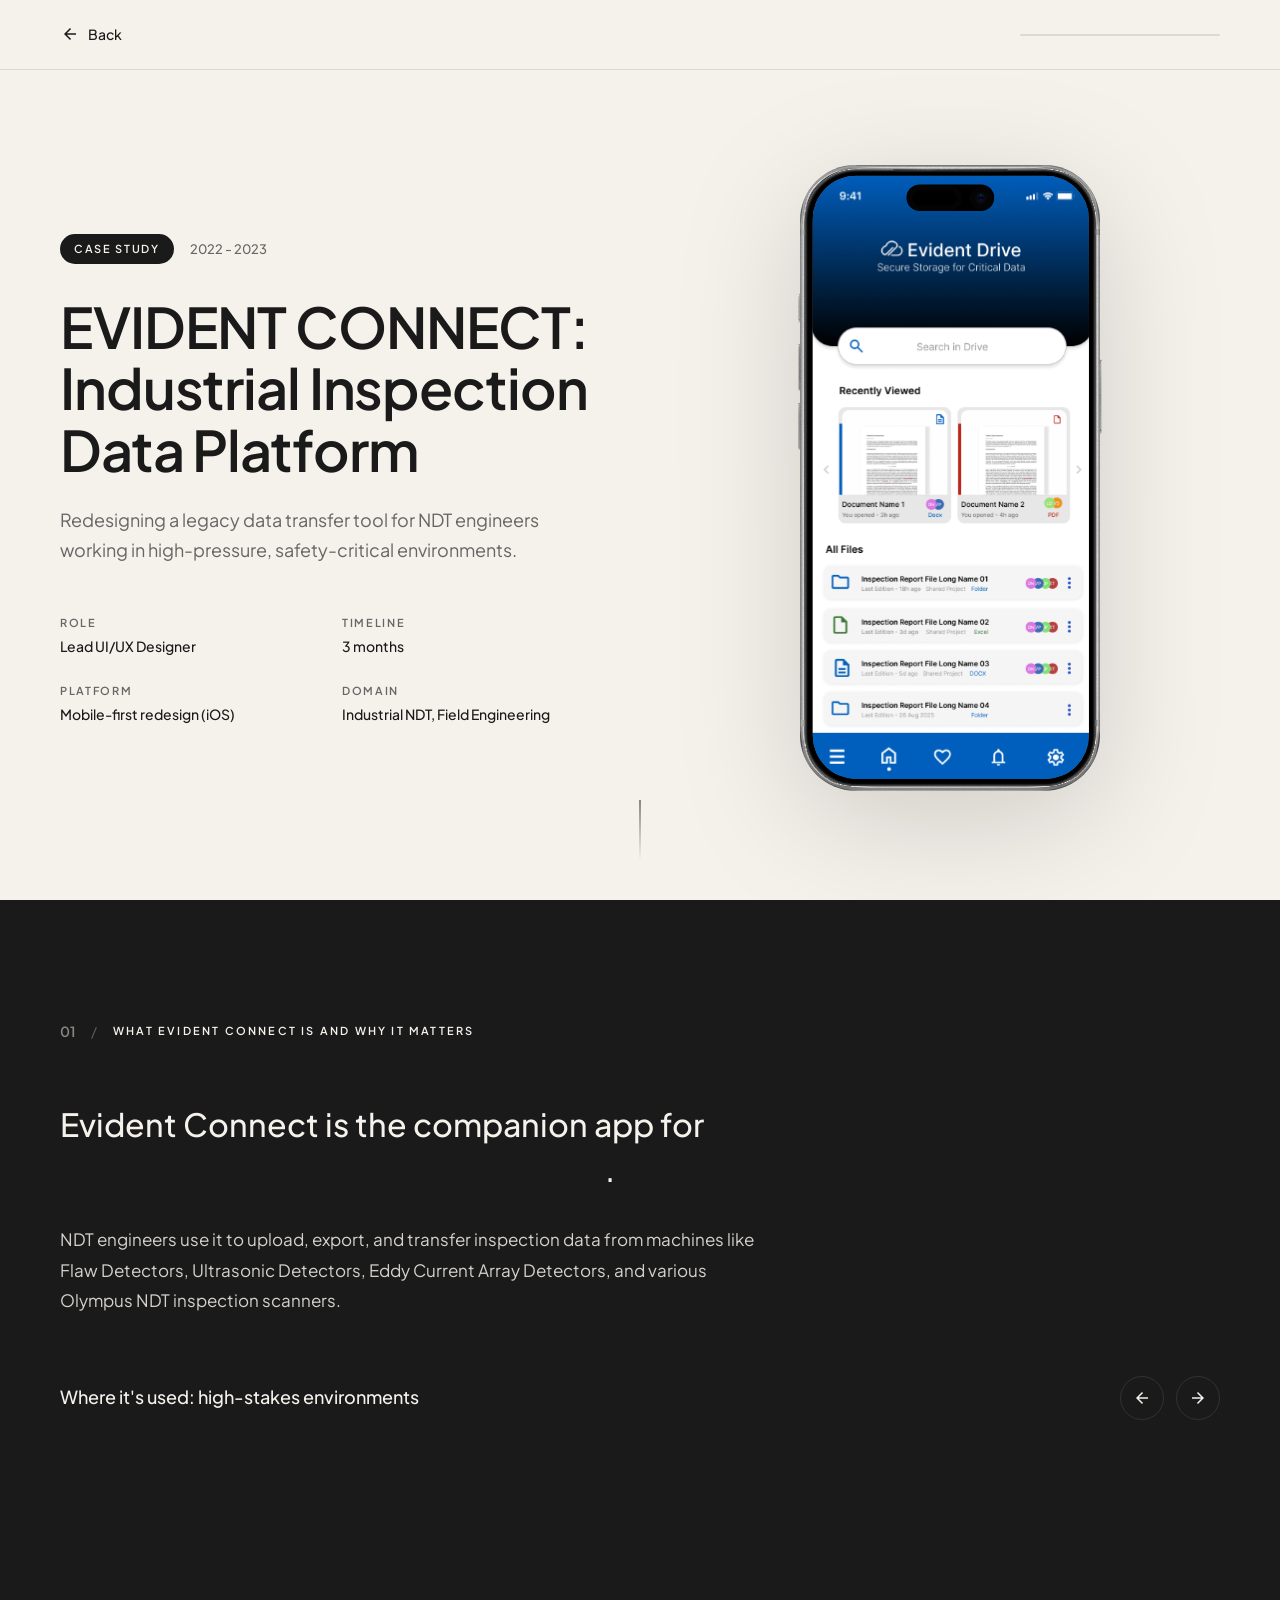
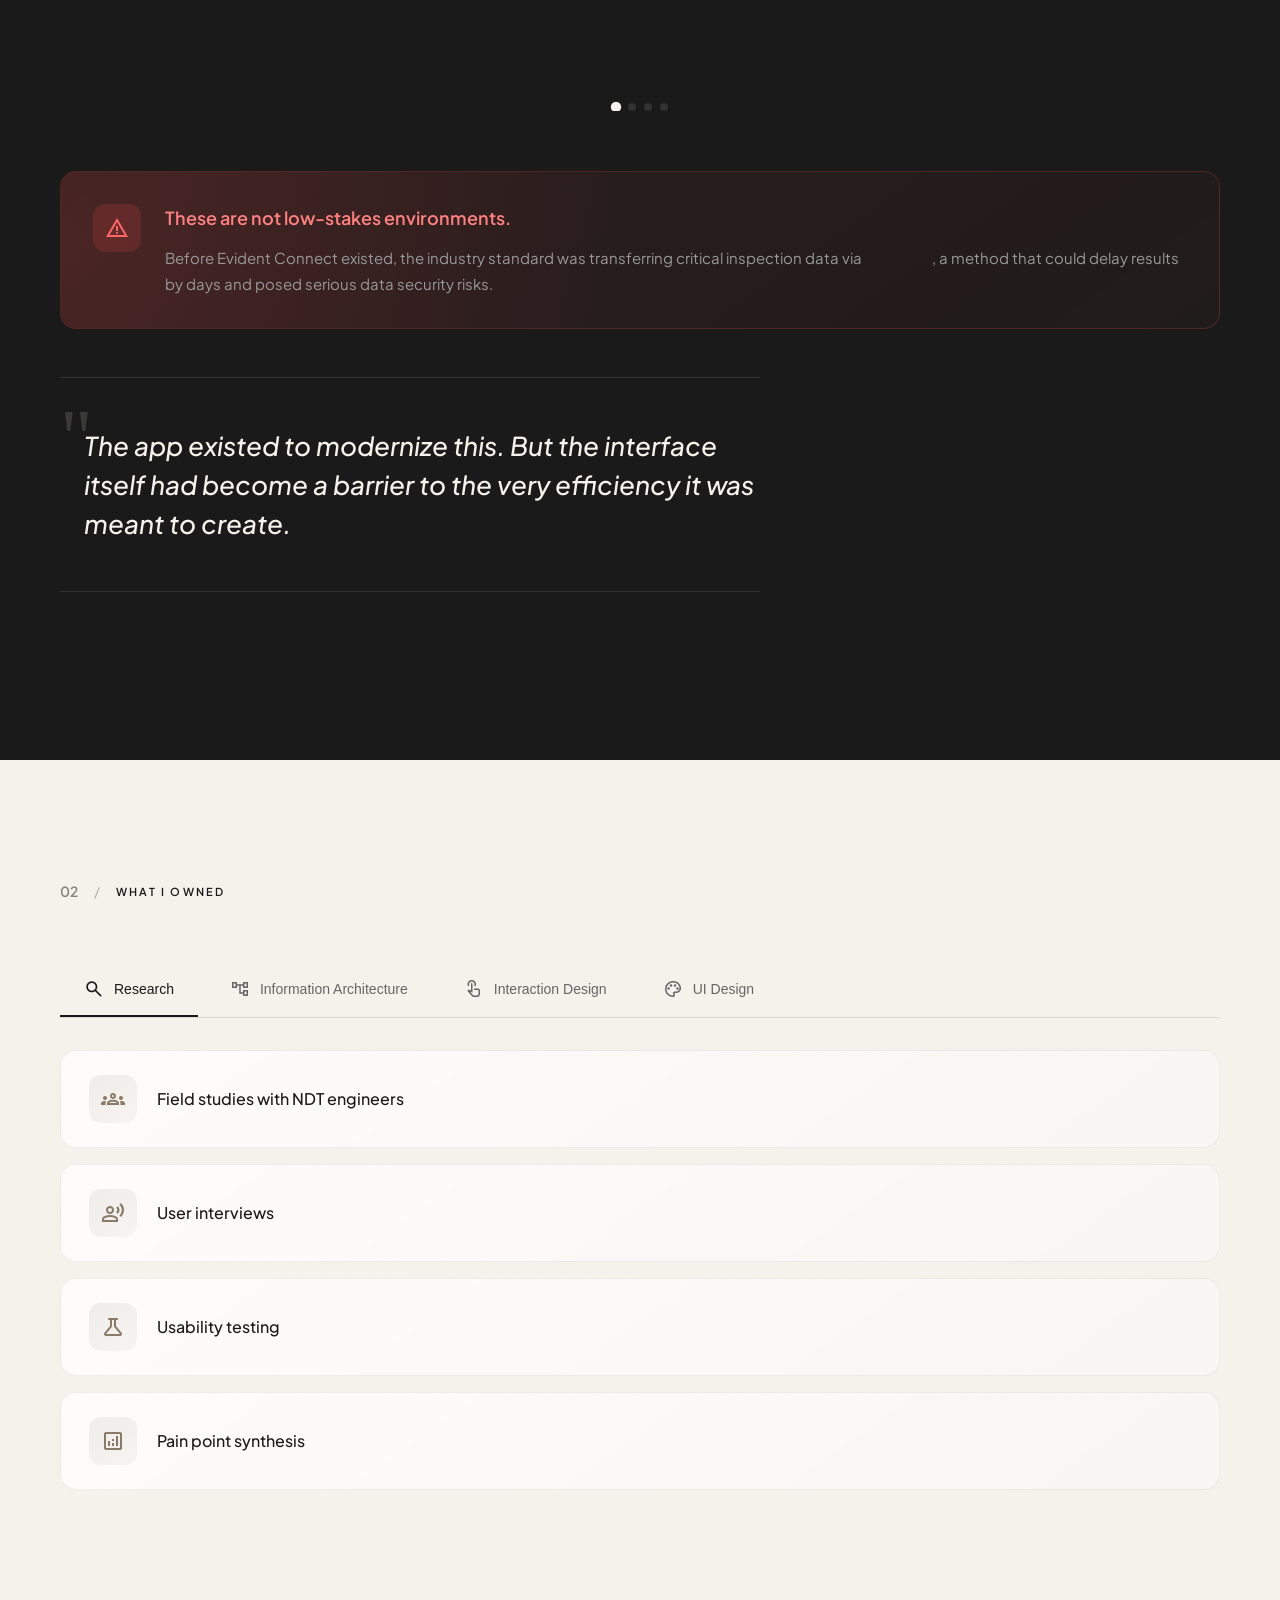
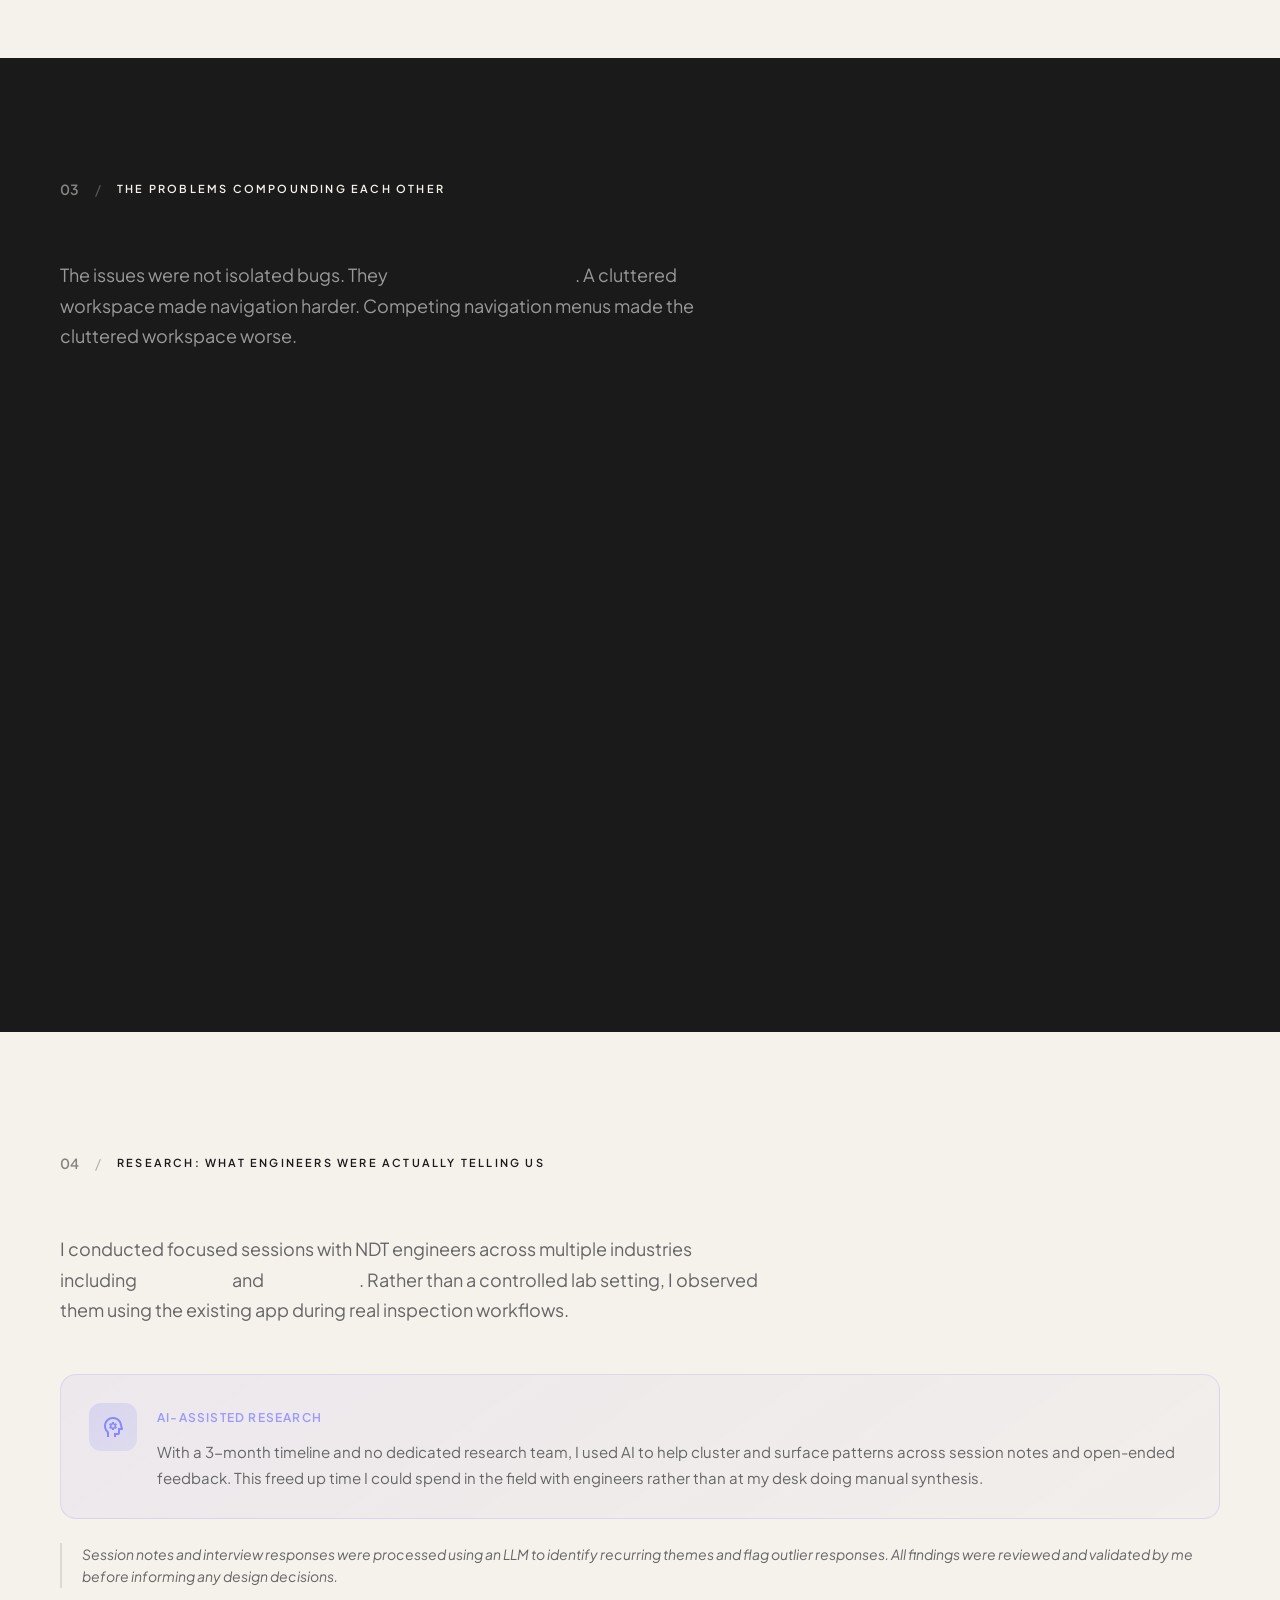
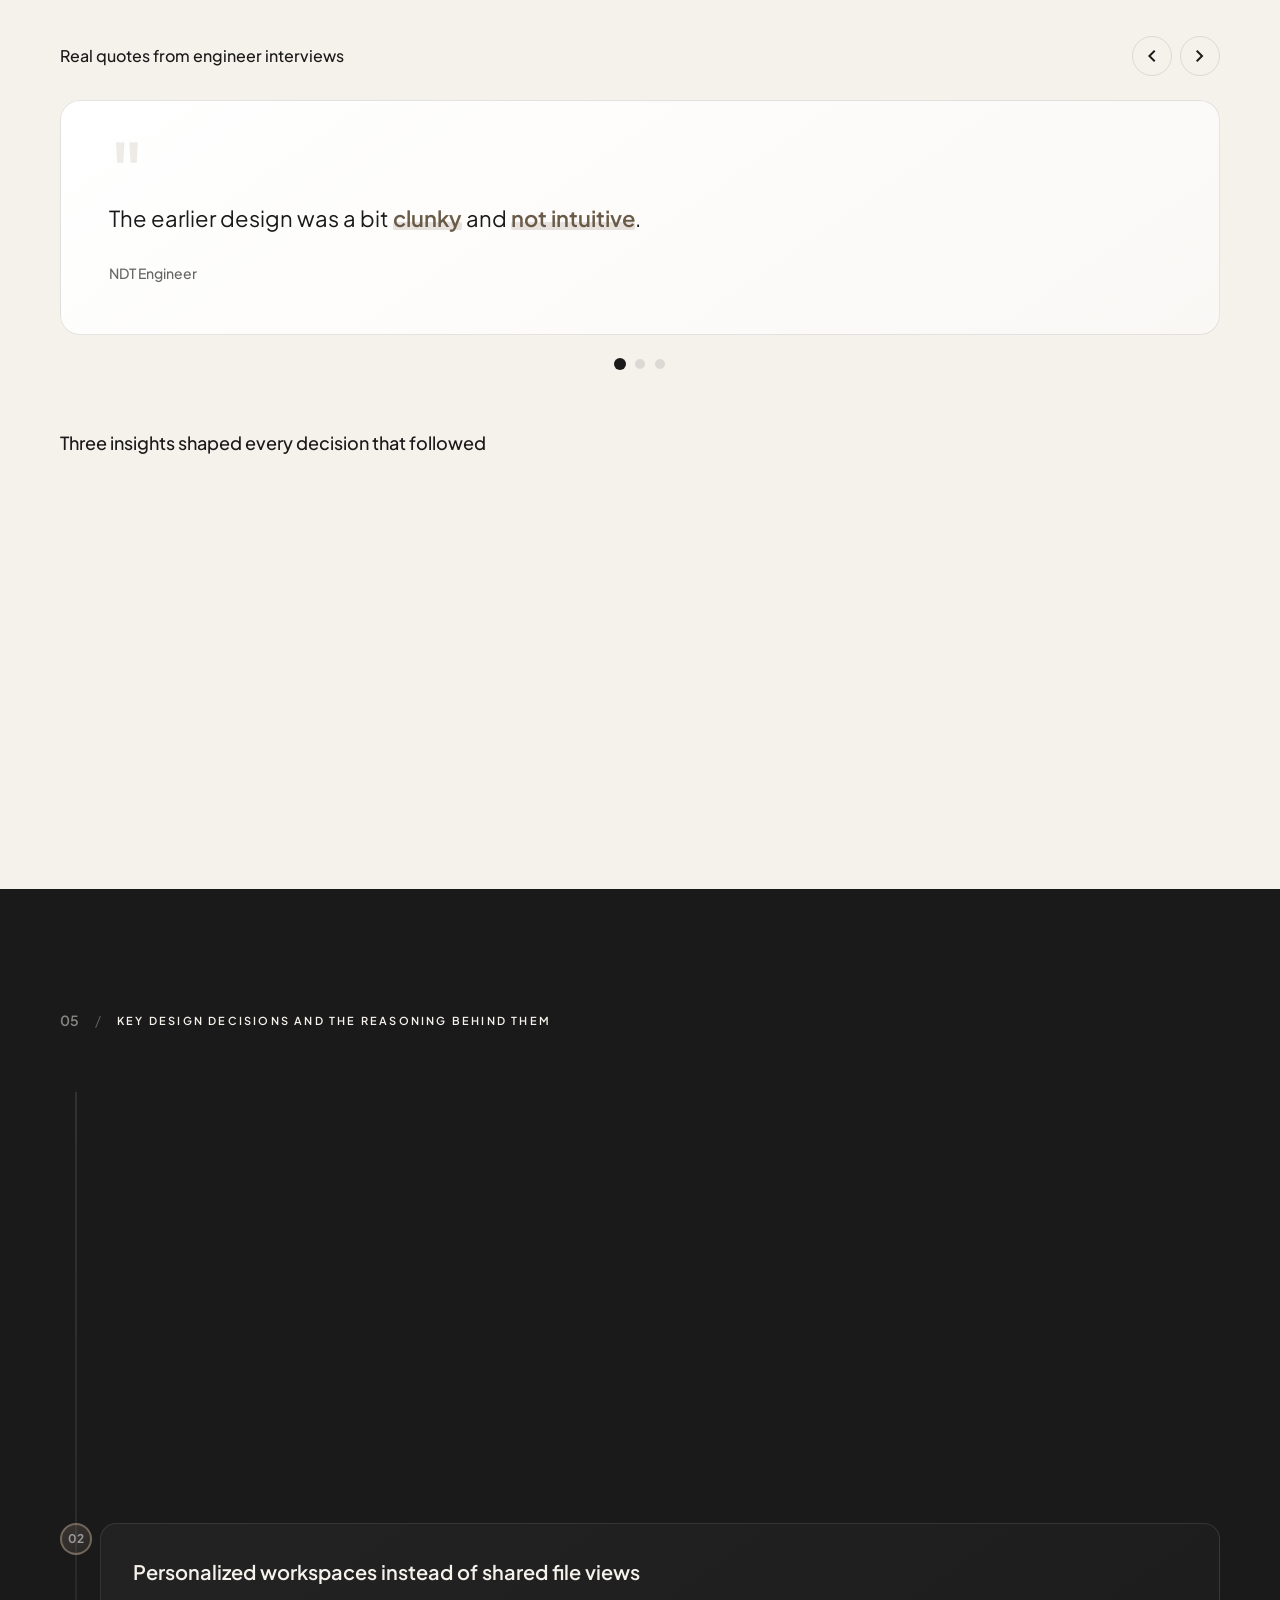
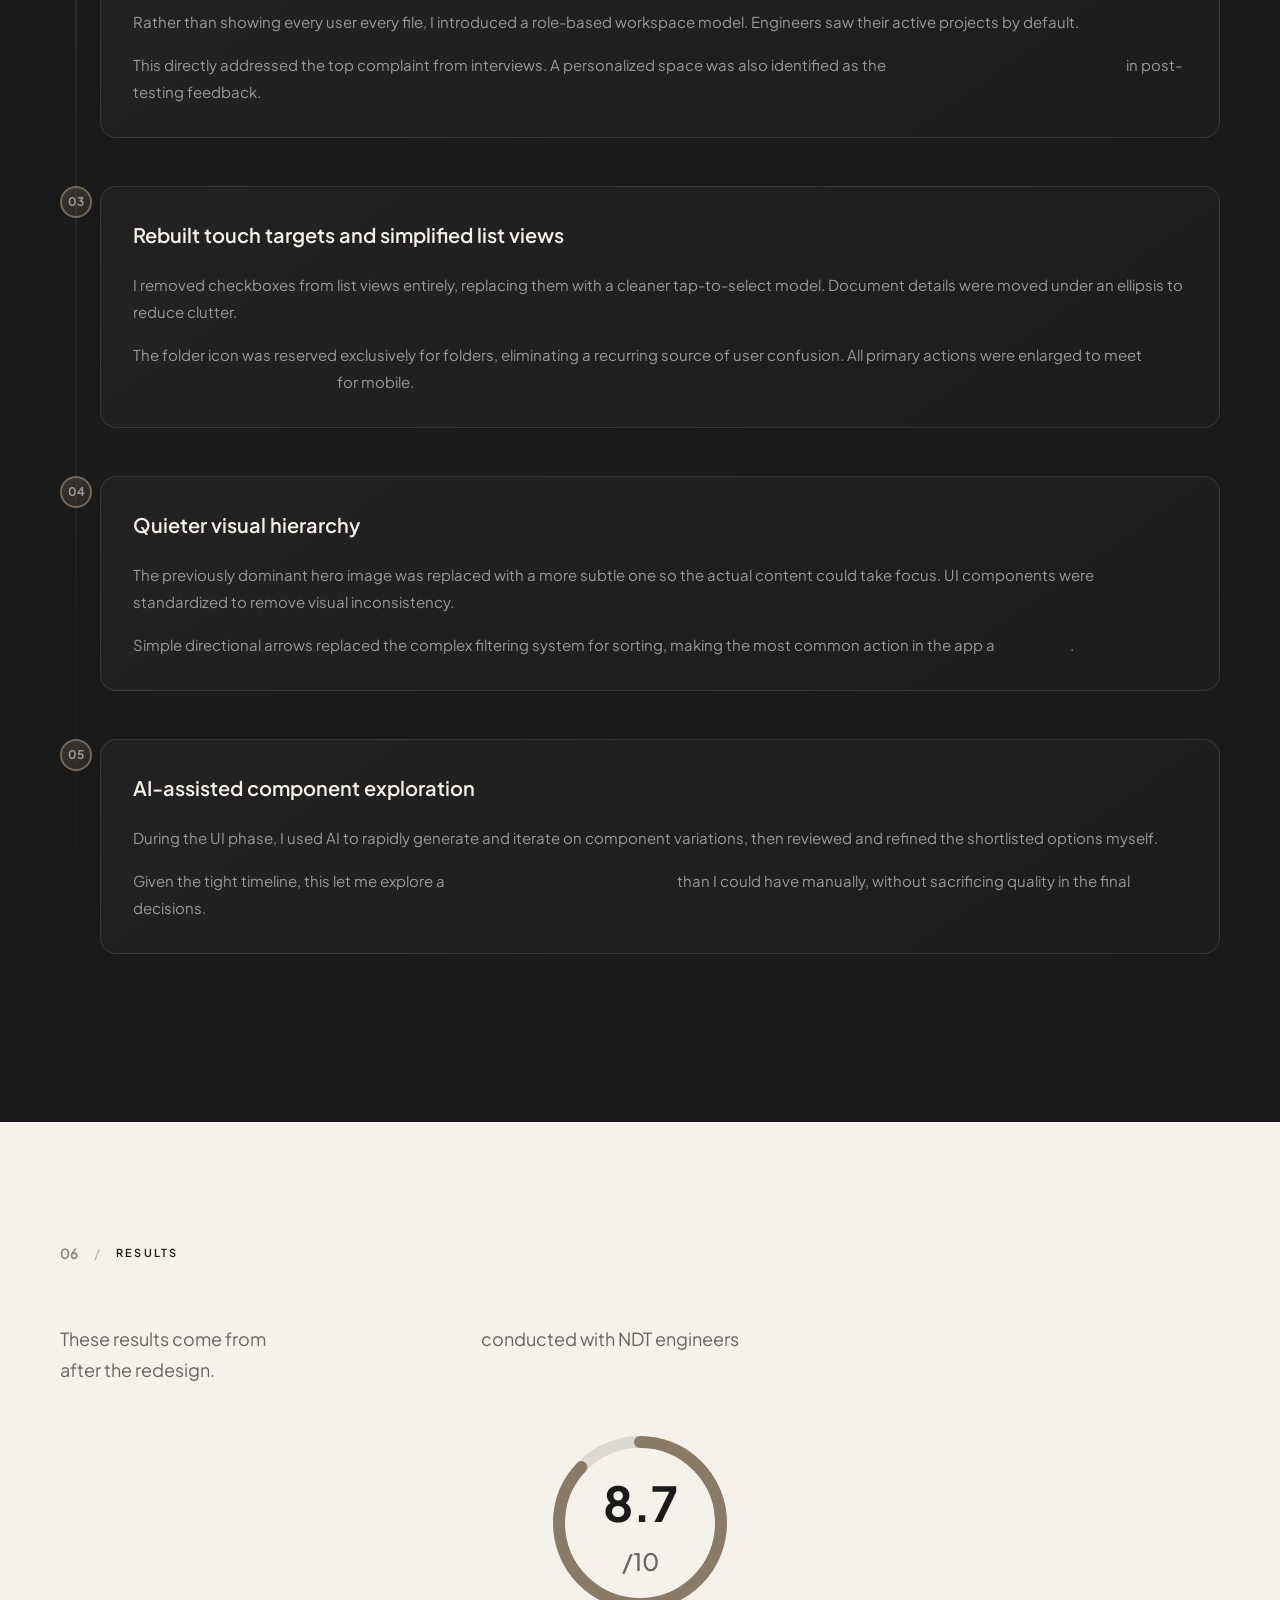
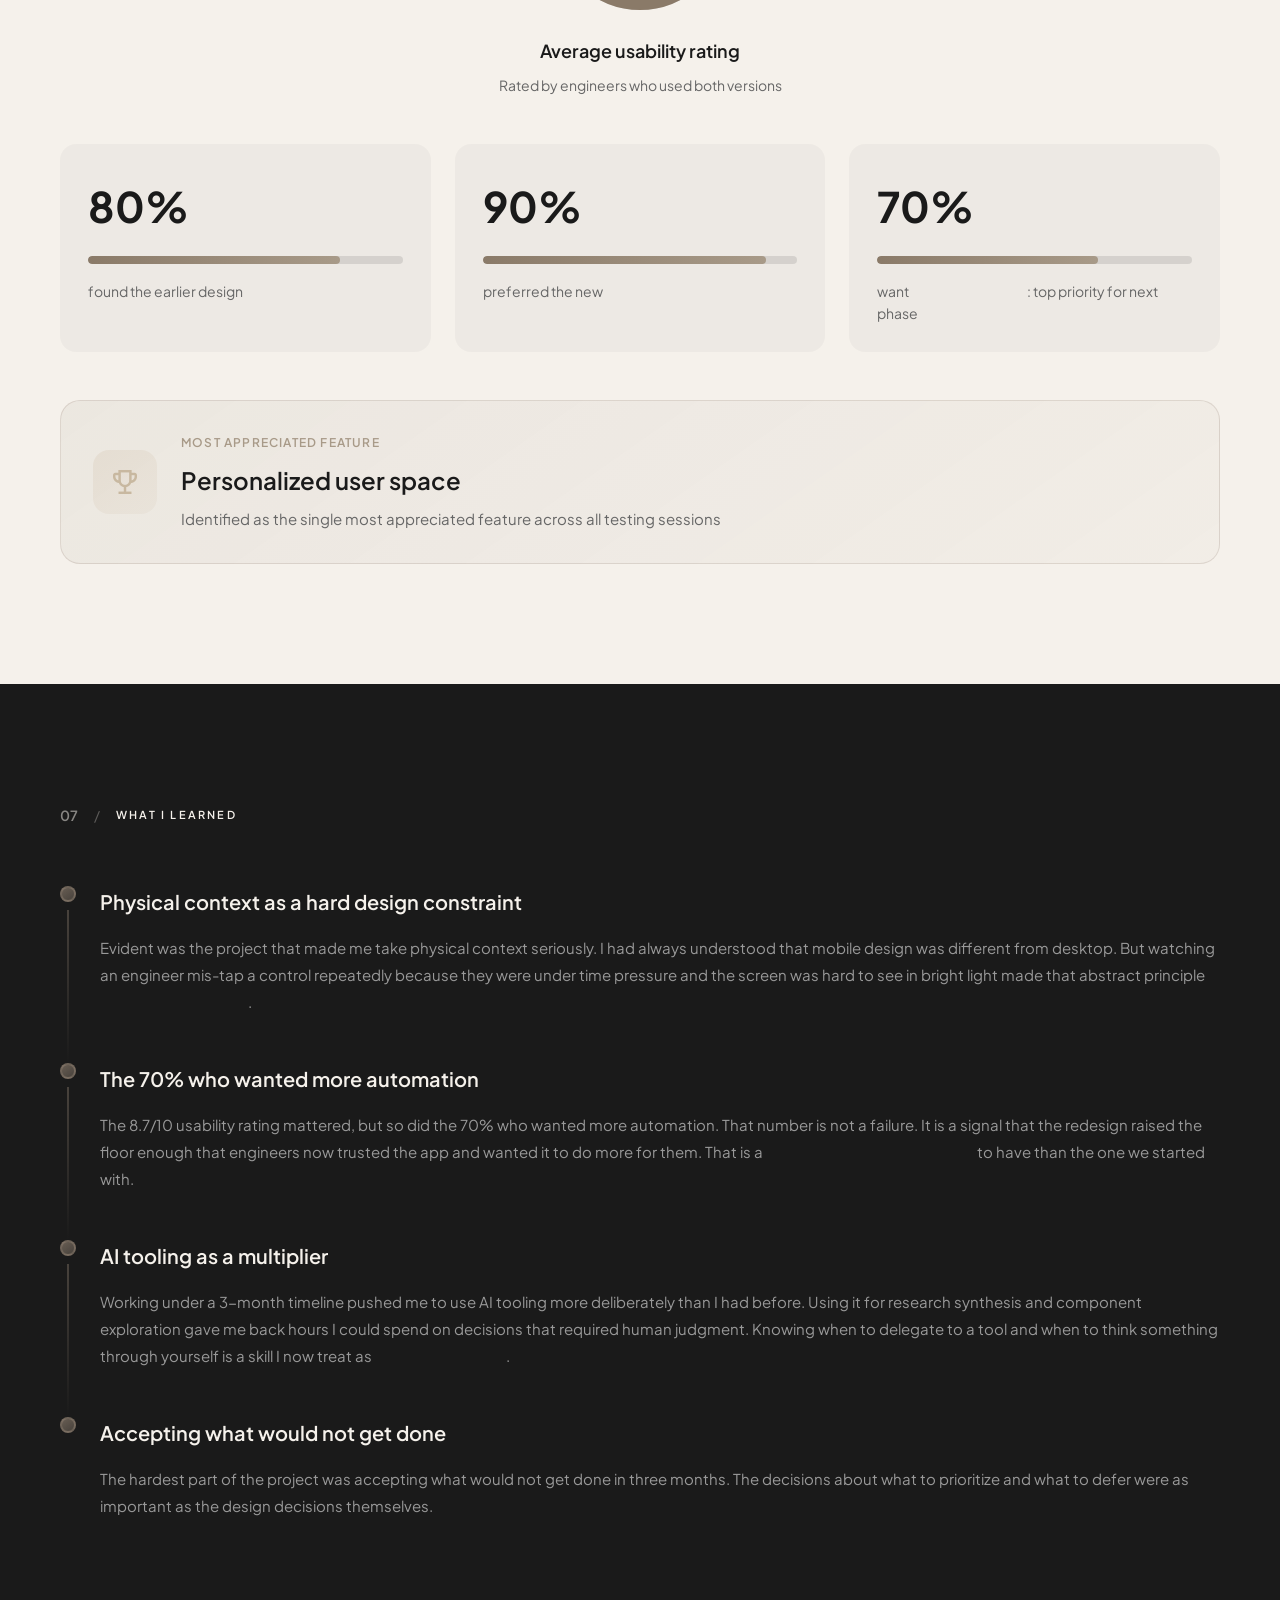
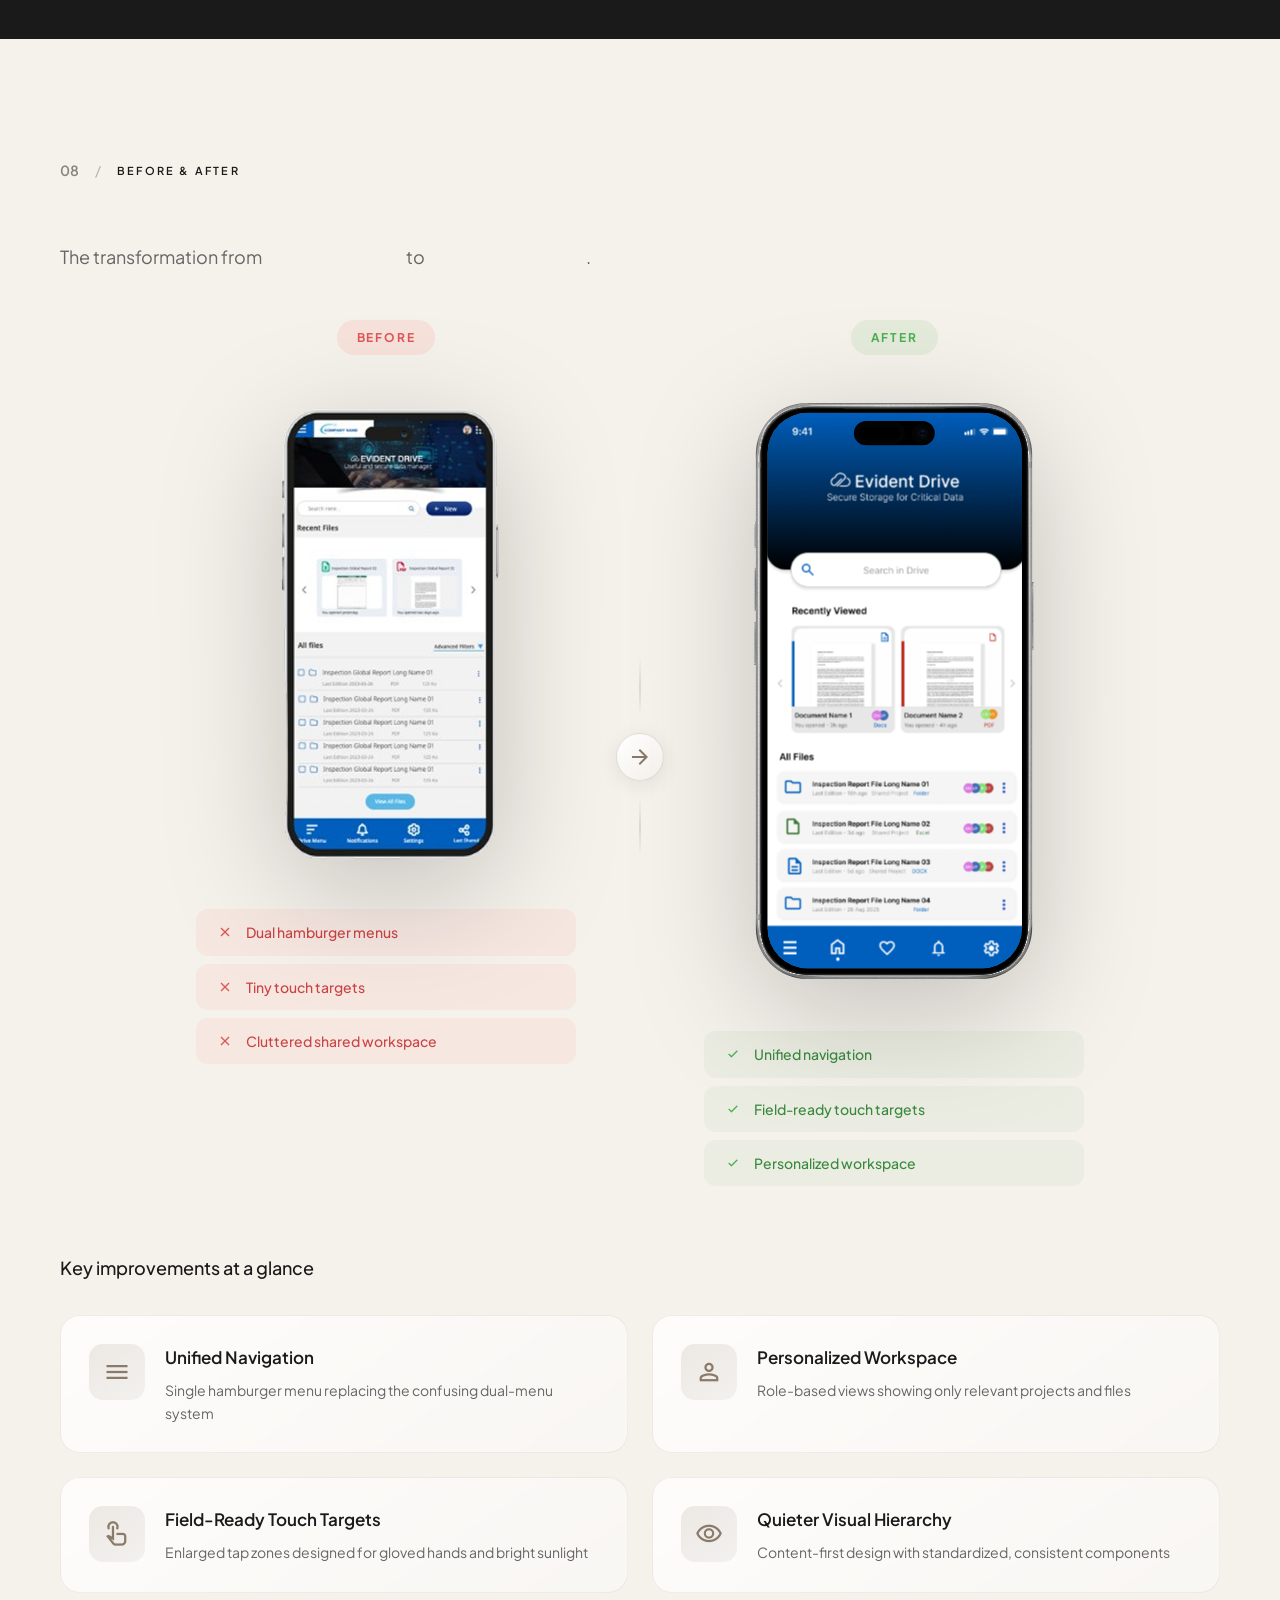
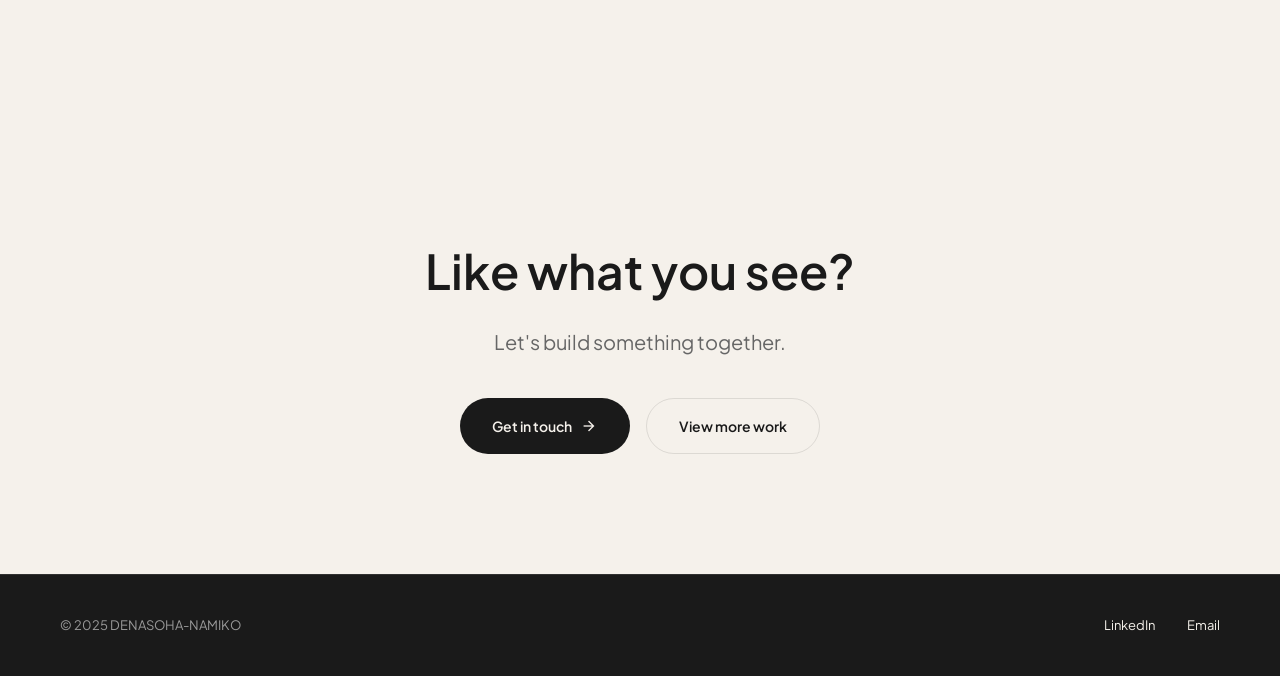
<file: evident-case-study.html>
<!DOCTYPE html>
<html lang="en">
<head>
    <meta charset="UTF-8">
    <meta name="viewport" content="width=device-width, initial-scale=1.0">
    <title>Evident Connect Case Study | DENASOHA-NAMIKO</title>
    <link rel="icon" type="image/png" href="Assets/fonts/favicon.png">
    <link rel="stylesheet" href="case-study.css">
    <link rel="stylesheet" href="evident-case-study.css">
    <link rel="stylesheet" href="https://fonts.googleapis.com/css2?family=Plus+Jakarta+Sans:wght@300;400;500;600;700&display=swap">
    <link rel="stylesheet" href="https://fonts.googleapis.com/css2?family=Material+Symbols+Outlined:opsz,wght,FILL,GRAD@24,400,0,0" />
</head>
<body>

    <!-- Navigation -->
    <nav class="cs-nav">
        <a href="index.html" class="cs-nav-back">
            <span class="material-symbols-outlined">arrow_back</span>
            Back
        </a>
        <div class="cs-nav-progress">
            <div class="cs-progress-bar"></div>
        </div>
    </nav>

    <!-- Hero Section - Light -->
    <section class="cs-hero">
        <div class="cs-hero-content">
            <div class="cs-hero-meta">
                <span class="cs-badge">Case Study</span>
                <span class="cs-year">2022 - 2023</span>
            </div>
            <h1 class="cs-hero-title">EVIDENT CONNECT: Industrial Inspection Data Platform</h1>
            <p class="cs-hero-subtitle">Redesigning a legacy data transfer tool for NDT engineers working in high-pressure, safety-critical environments.</p>
            
            <div class="cs-hero-details">
                <div class="cs-detail">
                    <span class="cs-detail-label">Role</span>
                    <span class="cs-detail-value">Lead UI/UX Designer</span>
                </div>
                <div class="cs-detail">
                    <span class="cs-detail-label">Timeline</span>
                    <span class="cs-detail-value">3 months</span>
                </div>
                <div class="cs-detail">
                    <span class="cs-detail-label">Platform</span>
                    <span class="cs-detail-value">Mobile-first redesign (iOS)</span>
                </div>
                <div class="cs-detail">
                    <span class="cs-detail-label">Domain</span>
                    <span class="cs-detail-value">Industrial NDT, Field Engineering</span>
                </div>
            </div>
        </div>
        <div class="cs-hero-image">
            <img src="Assets/Photos/EVDT.svg" alt="Evident Connect Final Design" class="cs-hero-phone">
        </div>
        <div class="cs-scroll-indicator">
            <div class="cs-scroll-line"></div>
        </div>
    </section>

    <!-- Section 01 - Dark -->
    <section class="cs-section cs-section-dark" id="section-01">
        <div class="cs-section-inner">
            <div class="cs-section-header">
                <span class="cs-section-num">01</span>
                <span class="cs-section-divider">/</span>
                <span class="cs-section-label">WHAT EVIDENT CONNECT IS AND WHY IT MATTERS</span>
            </div>
            
            <div class="cs-narrative">
                <p class="cs-lead-text">Evident Connect is the companion app for <span class="cs-keyword">non-destructive testing equipment</span>.</p>
                <p class="cs-body-text">NDT engineers use it to <span class="cs-highlight">upload, export, and transfer inspection data</span> from machines like Flaw Detectors, Ultrasonic Detectors, Eddy Current Array Detectors, and various Olympus NDT inspection scanners.</p>
            </div>

            <!-- Industry Slider - Dynamic Component -->
            <div class="ev-industry-slider">
                <div class="ev-slider-header">
                    <h3 class="ev-slider-title">Where it's used: high-stakes environments</h3>
                    <div class="ev-slider-controls">
                        <button class="ev-slider-btn ev-slider-prev" aria-label="Previous">
                            <span class="material-symbols-outlined">arrow_back</span>
                        </button>
                        <button class="ev-slider-btn ev-slider-next" aria-label="Next">
                            <span class="material-symbols-outlined">arrow_forward</span>
                        </button>
                    </div>
                </div>
                <div class="ev-slider-track-container">
                    <div class="ev-slider-track">
                        <div class="ev-slide">
                            <div class="ev-slide-icon">
                                <span class="material-symbols-outlined">oil_barrel</span>
                            </div>
                            <h4>Oil & Gas</h4>
                            <p>Pipeline integrity checks and oil spill prevention inspections</p>
                        </div>
                        <div class="ev-slide">
                            <div class="ev-slide-icon">
                                <span class="material-symbols-outlined">flight</span>
                            </div>
                            <h4>Aerospace</h4>
                            <p>Aircraft safety assessments and structural integrity testing</p>
                        </div>
                        <div class="ev-slide">
                            <div class="ev-slide-icon">
                                <span class="material-symbols-outlined">wind_power</span>
                            </div>
                            <h4>Wind Energy</h4>
                            <p>Turbine blade inspections and tower structural analysis</p>
                        </div>
                        <div class="ev-slide">
                            <div class="ev-slide-icon">
                                <span class="material-symbols-outlined">factory</span>
                            </div>
                            <h4>Manufacturing</h4>
                            <p>Quality control and weld inspection processes</p>
                        </div>
                    </div>
                </div>
                <div class="ev-slider-dots">
                    <button class="ev-slider-dot active" data-slide="0"></button>
                    <button class="ev-slider-dot" data-slide="1"></button>
                    <button class="ev-slider-dot" data-slide="2"></button>
                    <button class="ev-slider-dot" data-slide="3"></button>
                </div>
            </div>

            <!-- Warning Callout -->
            <div class="ev-warning-callout">
                <div class="ev-callout-glow"></div>
                <div class="ev-callout-icon">
                    <span class="material-symbols-outlined">warning</span>
                </div>
                <div class="ev-callout-content">
                    <p class="ev-callout-title">These are not low-stakes environments.</p>
                    <p class="ev-callout-text">Before Evident Connect existed, the industry standard was transferring critical inspection data via <span class="cs-keyword">USB keys</span>, a method that could <span class="cs-highlight">delay results by days</span> and posed <span class="cs-highlight-accent">serious data security risks</span>.</p>
                </div>
            </div>

            <blockquote class="cs-quote">
                <span class="cs-quote-icon">"</span>
                <p>The app existed to modernize this. But the interface itself had become <span class="cs-quote-highlight">a barrier to the very efficiency</span> it was meant to create.</p>
            </blockquote>
        </div>
    </section>

    <!-- Section 02 - Light -->
    <section class="cs-section cs-section-light" id="section-02">
        <div class="cs-section-inner">
            <div class="cs-section-header">
                <span class="cs-section-num">02</span>
                <span class="cs-section-divider">/</span>
                <span class="cs-section-label">WHAT I OWNED</span>
            </div>

            <!-- Tabbed Interface - Dynamic Component -->
            <div class="ev-tabs-container">
                <div class="ev-tabs-nav">
                    <button class="ev-tab-btn active" data-tab="research">
                        <span class="material-symbols-outlined">search</span>
                        <span class="ev-tab-label">Research</span>
                    </button>
                    <button class="ev-tab-btn" data-tab="ia">
                        <span class="material-symbols-outlined">account_tree</span>
                        <span class="ev-tab-label">Information Architecture</span>
                    </button>
                    <button class="ev-tab-btn" data-tab="interaction">
                        <span class="material-symbols-outlined">touch_app</span>
                        <span class="ev-tab-label">Interaction Design</span>
                    </button>
                    <button class="ev-tab-btn" data-tab="ui">
                        <span class="material-symbols-outlined">palette</span>
                        <span class="ev-tab-label">UI Design</span>
                    </button>
                </div>
                <div class="ev-tabs-content">
                    <div class="ev-tab-panel active" id="tab-research">
                        <ul class="ev-tab-list">
                            <li>
                                <span class="ev-list-icon"><span class="material-symbols-outlined">groups</span></span>
                                <span class="ev-list-text">Field studies with NDT engineers</span>
                            </li>
                            <li>
                                <span class="ev-list-icon"><span class="material-symbols-outlined">record_voice_over</span></span>
                                <span class="ev-list-text">User interviews</span>
                            </li>
                            <li>
                                <span class="ev-list-icon"><span class="material-symbols-outlined">science</span></span>
                                <span class="ev-list-text">Usability testing</span>
                            </li>
                            <li>
                                <span class="ev-list-icon"><span class="material-symbols-outlined">analytics</span></span>
                                <span class="ev-list-text">Pain point synthesis</span>
                            </li>
                        </ul>
                    </div>
                    <div class="ev-tab-panel" id="tab-ia">
                        <ul class="ev-tab-list">
                            <li>
                                <span class="ev-list-icon"><span class="material-symbols-outlined">menu</span></span>
                                <span class="ev-list-text">Navigation restructure</span>
                            </li>
                            <li>
                                <span class="ev-list-icon"><span class="material-symbols-outlined">person</span></span>
                                <span class="ev-list-text">Role-based workspace model</span>
                            </li>
                            <li>
                                <span class="ev-list-icon"><span class="material-symbols-outlined">folder_open</span></span>
                                <span class="ev-list-text">Document hierarchy redesign</span>
                            </li>
                        </ul>
                    </div>
                    <div class="ev-tab-panel" id="tab-interaction">
                        <ul class="ev-tab-list">
                            <li>
                                <span class="ev-list-icon"><span class="material-symbols-outlined">ads_click</span></span>
                                <span class="ev-list-text">Touch target system</span>
                            </li>
                            <li>
                                <span class="ev-list-icon"><span class="material-symbols-outlined">folder_copy</span></span>
                                <span class="ev-list-text">File browsing and sorting</span>
                            </li>
                            <li>
                                <span class="ev-list-icon"><span class="material-symbols-outlined">dashboard_customize</span></span>
                                <span class="ev-list-text">Workspace personalization</span>
                            </li>
                            <li>
                                <span class="ev-list-icon"><span class="material-symbols-outlined">view_list</span></span>
                                <span class="ev-list-text">List view redesign</span>
                            </li>
                        </ul>
                    </div>
                    <div class="ev-tab-panel" id="tab-ui">
                        <ul class="ev-tab-list">
                            <li>
                                <span class="ev-list-icon"><span class="material-symbols-outlined">brush</span></span>
                                <span class="ev-list-text">Visual language refresh</span>
                            </li>
                            <li>
                                <span class="ev-list-icon"><span class="material-symbols-outlined">interests</span></span>
                                <span class="ev-list-text">Icon system</span>
                            </li>
                            <li>
                                <span class="ev-list-icon"><span class="material-symbols-outlined">smartphone</span></span>
                                <span class="ev-list-text">Mobile-first component set</span>
                            </li>
                            <li>
                                <span class="ev-list-icon"><span class="material-symbols-outlined">route</span></span>
                                <span class="ev-list-text">Simplified navigation</span>
                            </li>
                        </ul>
                    </div>
                </div>
            </div>
        </div>
    </section>

    <!-- Section 03 - Dark -->
    <section class="cs-section cs-section-dark" id="section-03">
        <div class="cs-section-inner">
            <div class="cs-section-header">
                <span class="cs-section-num">03</span>
                <span class="cs-section-divider">/</span>
                <span class="cs-section-label">THE PROBLEMS COMPOUNDING EACH OTHER</span>
            </div>

            <p class="cs-intro-text">The issues were not isolated bugs. They <span class="cs-keyword">reinforced each other</span>. A cluttered workspace made navigation harder. Competing navigation menus made the cluttered workspace worse.</p>

            <!-- Accordion - Dynamic Component -->
            <div class="ev-accordion">
                <div class="ev-accordion-item open" data-severity="critical">
                    <button class="ev-accordion-header">
                        <div class="ev-accordion-title-group">
                            <span class="ev-severity-badge critical">Critical</span>
                            <h3 class="ev-accordion-title">Two competing hamburger menus</h3>
                        </div>
                        <span class="material-symbols-outlined ev-accordion-icon">expand_more</span>
                    </button>
                    <div class="ev-accordion-content">
                        <p>Engineers had to <span class="cs-highlight">decide which menu to use</span> before starting any task. The app had two hamburger menus simultaneously, creating <span class="cs-keyword">immediate confusion</span> about where anything lived.</p>
                    </div>
                </div>

                <div class="ev-accordion-item" data-severity="critical">
                    <button class="ev-accordion-header">
                        <div class="ev-accordion-title-group">
                            <span class="ev-severity-badge critical">Critical</span>
                            <h3 class="ev-accordion-title">Touch targets too small for field use</h3>
                        </div>
                        <span class="material-symbols-outlined ev-accordion-icon">expand_more</span>
                    </button>
                    <div class="ev-accordion-content">
                        <p>Engineers use this app on-site, often under <span class="cs-highlight">time pressure</span>, sometimes in <span class="cs-highlight">poor lighting</span> or <span class="cs-highlight-accent">wearing gloves</span>. Tiny tap targets caused repeated mis-taps and slowed down every single interaction.</p>
                    </div>
                </div>

                <div class="ev-accordion-item" data-severity="high">
                    <button class="ev-accordion-header">
                        <div class="ev-accordion-title-group">
                            <span class="ev-severity-badge high">High Impact</span>
                            <h3 class="ev-accordion-title">Shared workspaces showing irrelevant content</h3>
                        </div>
                        <span class="material-symbols-outlined ev-accordion-icon">expand_more</span>
                    </button>
                    <div class="ev-accordion-content">
                        <p>All users in a company saw all files by default. Engineers had to <span class="cs-keyword">manually filter through content</span> that had nothing to do with their project or role before finding what they needed.</p>
                    </div>
                </div>

                <div class="ev-accordion-item" data-severity="high">
                    <button class="ev-accordion-header">
                        <div class="ev-accordion-title-group">
                            <span class="ev-severity-badge high">High Impact</span>
                            <h3 class="ev-accordion-title">Interface not built around real workflows</h3>
                        </div>
                        <span class="material-symbols-outlined ev-accordion-icon">expand_more</span>
                    </button>
                    <div class="ev-accordion-content">
                        <p>The design did not reflect real NDT workflows. Checkboxes cluttered list views. Folder icons appeared on non-folder items. Document details were surfaced at the wrong moments. The app demanded <span class="cs-highlight-accent">engineers adapt to it</span> rather than the other way around.</p>
                    </div>
                </div>

                <div class="ev-accordion-item" data-severity="high">
                    <button class="ev-accordion-header">
                        <div class="ev-accordion-title-group">
                            <span class="ev-severity-badge high">High Impact</span>
                            <h3 class="ev-accordion-title">Outdated visual design creating friction</h3>
                        </div>
                        <span class="material-symbols-outlined ev-accordion-icon">expand_more</span>
                    </button>
                    <div class="ev-accordion-content">
                        <p>Mismatched UI components, a visually dominant hero image that competed with the actual content, and an overall aesthetic that felt <span class="cs-keyword">foreign to the device</span> it was running on all added unnecessary cognitive load.</p>
                    </div>
                </div>
            </div>
        </div>
    </section>

    <!-- Section 04 - Light -->
    <section class="cs-section cs-section-light" id="section-04">
        <div class="cs-section-inner">
            <div class="cs-section-header">
                <span class="cs-section-num">04</span>
                <span class="cs-section-divider">/</span>
                <span class="cs-section-label">RESEARCH: WHAT ENGINEERS WERE ACTUALLY TELLING US</span>
            </div>

            <p class="cs-intro-text">I conducted focused sessions with NDT engineers across multiple industries including <span class="cs-keyword-light">oil and gas</span> and <span class="cs-keyword-light">aerospace</span>. Rather than a controlled lab setting, I observed them using the existing app during real inspection workflows.</p>

            <!-- AI Method Badge -->
            <div class="ev-method-badge">
                <div class="ev-method-icon">
                    <span class="material-symbols-outlined">psychology</span>
                </div>
                <div class="ev-method-content">
                    <span class="ev-method-label">AI-Assisted Research</span>
                    <p>With a 3-month timeline and no dedicated research team, I used AI to help cluster and surface patterns across session notes and open-ended feedback. This freed up time I could spend <span class="cs-highlight">in the field with engineers</span> rather than at my desk doing manual synthesis.</p>
                </div>
            </div>

            <p class="ev-method-note">Session notes and interview responses were processed using an LLM to identify recurring themes and flag outlier responses. All findings were reviewed and validated by me before informing any design decisions.</p>

            <!-- Quote Carousel - Dynamic Component -->
            <div class="ev-quote-carousel">
                <div class="ev-carousel-header">
                    <h3>Real quotes from engineer interviews</h3>
                    <div class="ev-carousel-controls">
                        <button class="ev-carousel-prev" aria-label="Previous quote">
                            <span class="material-symbols-outlined">chevron_left</span>
                        </button>
                        <button class="ev-carousel-next" aria-label="Next quote">
                            <span class="material-symbols-outlined">chevron_right</span>
                        </button>
                    </div>
                </div>
                <div class="ev-carousel-container">
                    <div class="ev-carousel-track">
                        <div class="ev-quote-card active">
                            <span class="ev-quote-mark">"</span>
                            <p class="ev-quote-text">The earlier design was a bit <span class="ev-quote-keyword">clunky</span> and <span class="ev-quote-keyword">not intuitive</span>.</p>
                            <span class="ev-quote-source">NDT Engineer</span>
                        </div>
                        <div class="ev-quote-card">
                            <span class="ev-quote-mark">"</span>
                            <p class="ev-quote-text">Before Evident Connect, we mostly used <span class="ev-quote-keyword">USBs</span>, which was <span class="ev-quote-keyword">time-consuming</span>.</p>
                            <span class="ev-quote-source">NDT Engineer</span>
                        </div>
                        <div class="ev-quote-card">
                            <span class="ev-quote-mark">"</span>
                            <p class="ev-quote-text">A shared workspace was confusing. Having a <span class="ev-quote-keyword">personalized space</span> feels more organized.</p>
                            <span class="ev-quote-source">NDT Engineer</span>
                        </div>
                    </div>
                </div>
                <div class="ev-carousel-dots">
                    <button class="ev-carousel-dot active" data-slide="0"></button>
                    <button class="ev-carousel-dot" data-slide="1"></button>
                    <button class="ev-carousel-dot" data-slide="2"></button>
                </div>
            </div>

            <!-- Insights - Flip Cards -->
            <h3 class="ev-section-subhead">Three insights shaped every decision that followed</h3>
            <div class="ev-insights-grid">
                <div class="ev-insight-card" data-insight="1">
                    <div class="ev-insight-front">
                        <span class="ev-insight-num">01</span>
                        <h4>Engineers want less, not more</h4>
                        <span class="ev-insight-hint">
                            <span class="material-symbols-outlined">touch_app</span>
                            Tap to reveal
                        </span>
                    </div>
                    <div class="ev-insight-back">
                        <p>Every extra element on screen competes for attention they <span class="cs-keyword-light">cannot spare</span> during an active inspection. The work is already demanding. The interface should not add to that load.</p>
                    </div>
                </div>
                <div class="ev-insight-card" data-insight="2">
                    <div class="ev-insight-front">
                        <span class="ev-insight-num">02</span>
                        <h4>Different roles need different views</h4>
                        <span class="ev-insight-hint">
                            <span class="material-symbols-outlined">touch_app</span>
                            Tap to reveal
                        </span>
                    </div>
                    <div class="ev-insight-back">
                        <p>A field technician and a project supervisor are looking at the same files but need <span class="cs-keyword-light">completely different views</span>. A one-size-fits-all workspace meant neither group felt the app was built for them.</p>
                    </div>
                </div>
                <div class="ev-insight-card" data-insight="3">
                    <div class="ev-insight-front">
                        <span class="ev-insight-num">03</span>
                        <h4>Mobile constraints are non-negotiable</h4>
                        <span class="ev-insight-hint">
                            <span class="material-symbols-outlined">touch_app</span>
                            Tap to reveal
                        </span>
                    </div>
                    <div class="ev-insight-back">
                        <p>Touch had to be the <span class="cs-keyword-light">primary design constraint</span>. Interactions designed for a mouse and keyboard failed completely in field conditions. This was not a secondary consideration; it was the foundation.</p>
                    </div>
                </div>
            </div>
        </div>
    </section>

    <!-- Section 05 - Dark -->
    <section class="cs-section cs-section-dark" id="section-05">
        <div class="cs-section-inner">
            <div class="cs-section-header">
                <span class="cs-section-num">05</span>
                <span class="cs-section-divider">/</span>
                <span class="cs-section-label">KEY DESIGN DECISIONS AND THE REASONING BEHIND THEM</span>
            </div>

            <!-- Decision Timeline - Dynamic Component -->
            <div class="ev-decisions-timeline">
                <div class="ev-decision-card">
                    <div class="ev-decision-marker">
                        <span class="ev-decision-num">01</span>
                    </div>
                    <div class="ev-decision-content">
                        <h3 class="ev-decision-title">Unified navigation: one menu instead of two</h3>
                        <p>I consolidated the two competing hamburger menus into a <span class="cs-highlight">single navigation system</span>. The company logo and user profile were moved inside the single burger menu, clearing the main interface of competing chrome.</p>
                        <p>I considered a bottom tab bar but the existing user mental model was already built around the hamburger pattern, so <span class="cs-keyword">consolidating rather than replacing</span> reduced the learning curve.</p>
                        <div class="ev-decision-tradeoff">
                            <span class="ev-tradeoff-icon">
                                <span class="material-symbols-outlined">balance</span>
                            </span>
                            <div class="ev-tradeoff-content">
                                <span class="ev-tradeoff-label">Tradeoff</span>
                                <p>Some power users had shortcuts they relied on that did not survive consolidation. I documented these for the product team to reintroduce as contextual actions in a later release.</p>
                            </div>
                        </div>
                    </div>
                </div>

                <div class="ev-decision-card">
                    <div class="ev-decision-marker">
                        <span class="ev-decision-num">02</span>
                    </div>
                    <div class="ev-decision-content">
                        <h3 class="ev-decision-title">Personalized workspaces instead of shared file views</h3>
                        <p>Rather than showing every user every file, I introduced a <span class="cs-highlight">role-based workspace model</span>. Engineers saw their active projects by default.</p>
                        <p>This directly addressed the top complaint from interviews. A personalized space was also identified as the <span class="cs-keyword">single most appreciated feature</span> in post-testing feedback.</p>
                    </div>
                </div>

                <div class="ev-decision-card">
                    <div class="ev-decision-marker">
                        <span class="ev-decision-num">03</span>
                    </div>
                    <div class="ev-decision-content">
                        <h3 class="ev-decision-title">Rebuilt touch targets and simplified list views</h3>
                        <p>I removed checkboxes from list views entirely, replacing them with a <span class="cs-highlight">cleaner tap-to-select model</span>. Document details were moved under an ellipsis to reduce clutter.</p>
                        <p>The folder icon was reserved exclusively for folders, eliminating a recurring source of user confusion. All primary actions were enlarged to meet <span class="cs-keyword">minimum touch target sizes</span> for mobile.</p>
                    </div>
                </div>

                <div class="ev-decision-card">
                    <div class="ev-decision-marker">
                        <span class="ev-decision-num">04</span>
                    </div>
                    <div class="ev-decision-content">
                        <h3 class="ev-decision-title">Quieter visual hierarchy</h3>
                        <p>The previously dominant hero image was replaced with a more subtle one so the <span class="cs-highlight">actual content could take focus</span>. UI components were standardized to remove visual inconsistency.</p>
                        <p>Simple directional arrows replaced the complex filtering system for sorting, making the most common action in the app a <span class="cs-keyword">single tap</span>.</p>
                    </div>
                </div>

                <div class="ev-decision-card">
                    <div class="ev-decision-marker">
                        <span class="ev-decision-num">05</span>
                    </div>
                    <div class="ev-decision-content">
                        <h3 class="ev-decision-title">AI-assisted component exploration</h3>
                        <p>During the UI phase, I used AI to <span class="cs-highlight">rapidly generate and iterate</span> on component variations, then reviewed and refined the shortlisted options myself.</p>
                        <p>Given the tight timeline, this let me explore a <span class="cs-keyword">wider range of visual directions</span> than I could have manually, without sacrificing quality in the final decisions.</p>
                    </div>
                </div>
            </div>
        </div>
    </section>

    <!-- Section 06 - Light (Results) -->
    <section class="cs-section cs-section-light" id="section-06">
        <div class="cs-section-inner">
            <div class="cs-section-header">
                <span class="cs-section-num">06</span>
                <span class="cs-section-divider">/</span>
                <span class="cs-section-label">RESULTS</span>
            </div>

            <p class="cs-intro-text">These results come from <span class="cs-keyword-light">usability testing sessions</span> conducted with NDT engineers after the redesign.</p>

            <!-- Hero Stat with Ring -->
            <div class="ev-stats-showcase">
                <div class="ev-stat-hero">
                    <div class="ev-stat-ring">
                        <svg viewBox="0 0 120 120">
                            <circle class="ev-ring-bg" cx="60" cy="60" r="54"/>
                            <circle class="ev-ring-fill" cx="60" cy="60" r="54" data-percent="87"/>
                        </svg>
                        <div class="ev-stat-value">
                            <span class="ev-stat-number" data-target="8.7">0</span>
                            <span class="ev-stat-suffix">/10</span>
                        </div>
                    </div>
                    <p class="ev-stat-label">Average usability rating</p>
                    <p class="ev-stat-context">Rated by engineers who used both versions</p>
                </div>

                <!-- Animated Stat Bars -->
                <div class="ev-stats-grid">
                    <div class="ev-stat-card">
                        <div class="ev-stat-header">
                            <span class="ev-stat-percent">80%</span>
                        </div>
                        <div class="ev-stat-bar-container">
                            <div class="ev-stat-bar" data-width="80"></div>
                        </div>
                        <p class="ev-stat-desc">found the earlier design <span class="cs-keyword-light">less user-friendly</span></p>
                    </div>
                    <div class="ev-stat-card">
                        <div class="ev-stat-header">
                            <span class="ev-stat-percent">90%</span>
                        </div>
                        <div class="ev-stat-bar-container">
                            <div class="ev-stat-bar" data-width="90"></div>
                        </div>
                        <p class="ev-stat-desc">preferred the new <span class="cs-keyword-light">personalized workspace</span></p>
                    </div>
                    <div class="ev-stat-card">
                        <div class="ev-stat-header">
                            <span class="ev-stat-percent">70%</span>
                        </div>
                        <div class="ev-stat-bar-container">
                            <div class="ev-stat-bar" data-width="70"></div>
                        </div>
                        <p class="ev-stat-desc">want <span class="cs-keyword-light">more automation</span>: top priority for next phase</p>
                    </div>
                </div>
            </div>

            <!-- Best Feature Highlight -->
            <div class="ev-best-feature">
                <div class="ev-feature-glow"></div>
                <div class="ev-feature-icon">
                    <span class="material-symbols-outlined">trophy</span>
                </div>
                <div class="ev-feature-content">
                    <span class="ev-feature-label">Most Appreciated Feature</span>
                    <h3 class="ev-feature-title">Personalized user space</h3>
                    <p class="ev-feature-desc">Identified as the single most appreciated feature across all testing sessions</p>
                </div>
            </div>
        </div>
    </section>

    <!-- Section 07 - Dark (Learnings) -->
    <section class="cs-section cs-section-dark" id="section-07">
        <div class="cs-section-inner">
            <div class="cs-section-header">
                <span class="cs-section-num">07</span>
                <span class="cs-section-divider">/</span>
                <span class="cs-section-label">WHAT I LEARNED</span>
            </div>

            <!-- Learning Blocks with Animated Markers -->
            <div class="ev-learnings-container">
                <div class="ev-learning-block">
                    <div class="ev-learning-marker">
                        <span class="ev-learning-dot"></span>
                        <span class="ev-learning-line"></span>
                    </div>
                    <div class="ev-learning-content">
                        <h3>Physical context as a hard design constraint</h3>
                        <p>Evident was the project that made me take physical context seriously. I had always understood that mobile design was different from desktop. But <span class="cs-highlight">watching an engineer mis-tap a control repeatedly</span> because they were under time pressure and the screen was hard to see in bright light made that abstract principle <span class="cs-keyword">concrete and urgent</span>.</p>
                    </div>
                </div>

                <div class="ev-learning-block">
                    <div class="ev-learning-marker">
                        <span class="ev-learning-dot"></span>
                        <span class="ev-learning-line"></span>
                    </div>
                    <div class="ev-learning-content">
                        <h3>The 70% who wanted more automation</h3>
                        <p>The 8.7/10 usability rating mattered, but so did the 70% who wanted more automation. That number is not a failure. It is a signal that the redesign <span class="cs-highlight">raised the floor enough</span> that engineers now trusted the app and wanted it to do more for them. That is a <span class="cs-keyword">different and better problem</span> to have than the one we started with.</p>
                    </div>
                </div>

                <div class="ev-learning-block">
                    <div class="ev-learning-marker">
                        <span class="ev-learning-dot"></span>
                        <span class="ev-learning-line"></span>
                    </div>
                    <div class="ev-learning-content">
                        <h3>AI tooling as a multiplier</h3>
                        <p>Working under a 3-month timeline pushed me to use AI tooling more deliberately than I had before. Using it for research synthesis and component exploration <span class="cs-highlight">gave me back hours</span> I could spend on decisions that required human judgment. Knowing when to delegate to a tool and when to think something through yourself is a skill I now treat as <span class="cs-keyword">core to how I work</span>.</p>
                    </div>
                </div>

                <div class="ev-learning-block">
                    <div class="ev-learning-marker">
                        <span class="ev-learning-dot"></span>
                    </div>
                    <div class="ev-learning-content">
                        <h3>Accepting what would not get done</h3>
                        <p>The hardest part of the project was accepting what would not get done in three months. The decisions about <span class="cs-highlight">what to prioritize and what to defer</span> were as important as the design decisions themselves.</p>
                    </div>
                </div>
            </div>
        </div>
    </section>

    <!-- Section 08 - Light (Final Design) -->
    <section class="cs-section cs-section-light" id="section-08">
        <div class="cs-section-inner">
            <div class="cs-section-header">
                <span class="cs-section-num">08</span>
                <span class="cs-section-divider">/</span>
                <span class="cs-section-label">BEFORE & AFTER</span>
            </div>

            <p class="cs-intro-text">The transformation from <span class="cs-keyword-light">legacy interface</span> to <span class="cs-keyword-light">field-ready design</span>.</p>

            <!-- Before/After Comparison -->
            <div class="ev-before-after">
                <div class="ev-comparison-container">
                    <div class="ev-comparison-side ev-before">
                        <span class="ev-comparison-label">Before</span>
                        <div class="ev-comparison-image-wrap">
                            <img src="Screenshot_2025-09-18_at_19.31.23_2-removebg-preview 1.png" alt="Evident Connect Before Redesign" class="ev-comparison-image ev-float-image">
                        </div>
                        <div class="ev-comparison-issues">
                            <span class="material-symbols-outlined">close</span>
                            <span>Dual hamburger menus</span>
                        </div>
                        <div class="ev-comparison-issues">
                            <span class="material-symbols-outlined">close</span>
                            <span>Tiny touch targets</span>
                        </div>
                        <div class="ev-comparison-issues">
                            <span class="material-symbols-outlined">close</span>
                            <span>Cluttered shared workspace</span>
                        </div>
                    </div>
                    <div class="ev-comparison-divider">
                        <div class="ev-divider-line"></div>
                        <div class="ev-divider-icon">
                            <span class="material-symbols-outlined">arrow_forward</span>
                        </div>
                        <div class="ev-divider-line"></div>
                    </div>
                    <div class="ev-comparison-side ev-after">
                        <span class="ev-comparison-label">After</span>
                        <div class="ev-comparison-image-wrap">
                            <img src="Assets/Photos/EVDT.svg" alt="Evident Connect After Redesign" class="ev-comparison-image ev-float-image">
                        </div>
                        <div class="ev-comparison-wins">
                            <span class="material-symbols-outlined">check</span>
                            <span>Unified navigation</span>
                        </div>
                        <div class="ev-comparison-wins">
                            <span class="material-symbols-outlined">check</span>
                            <span>Field-ready touch targets</span>
                        </div>
                        <div class="ev-comparison-wins">
                            <span class="material-symbols-outlined">check</span>
                            <span>Personalized workspace</span>
                        </div>
                    </div>
                </div>
            </div>

            <!-- Design Highlights -->
            <h3 class="ev-section-subhead">Key improvements at a glance</h3>
            <div class="ev-design-highlights">
                <div class="ev-highlight-item">
                    <div class="ev-highlight-icon">
                        <span class="material-symbols-outlined">menu</span>
                    </div>
                    <div class="ev-highlight-content">
                        <h4>Unified Navigation</h4>
                        <p>Single hamburger menu replacing the confusing dual-menu system</p>
                    </div>
                </div>
                <div class="ev-highlight-item">
                    <div class="ev-highlight-icon">
                        <span class="material-symbols-outlined">person</span>
                    </div>
                    <div class="ev-highlight-content">
                        <h4>Personalized Workspace</h4>
                        <p>Role-based views showing only relevant projects and files</p>
                    </div>
                </div>
                <div class="ev-highlight-item">
                    <div class="ev-highlight-icon">
                        <span class="material-symbols-outlined">touch_app</span>
                    </div>
                    <div class="ev-highlight-content">
                        <h4>Field-Ready Touch Targets</h4>
                        <p>Enlarged tap zones designed for gloved hands and bright sunlight</p>
                    </div>
                </div>
                <div class="ev-highlight-item">
                    <div class="ev-highlight-icon">
                        <span class="material-symbols-outlined">visibility</span>
                    </div>
                    <div class="ev-highlight-content">
                        <h4>Quieter Visual Hierarchy</h4>
                        <p>Content-first design with standardized, consistent components</p>
                    </div>
                </div>
            </div>
        </div>
    </section>

    <!-- CTA Section -->
    <section class="cs-cta-section">
        <div class="cs-cta-content">
            <h2 class="cs-cta-title">Like what you see?</h2>
            <p class="cs-cta-subtitle">Let's build something together.</p>
            <div class="cs-cta-buttons">
                <a href="index.html#contact" class="cs-cta-btn cs-cta-primary">Get in touch <span class="material-symbols-outlined">arrow_forward</span></a>
                <a href="index.html#work" class="cs-cta-btn cs-cta-secondary">View more work</a>
            </div>
        </div>
    </section>

    <!-- Footer -->
    <footer class="cs-footer">
        <div class="cs-footer-content">
            <span class="cs-footer-copyright">© 2025 DENASOHA-NAMIKO</span>
            <div class="cs-footer-links">
                <a href="https://www.linkedin.com/in/denasoha-namiko-d-588a13258/">LinkedIn</a>
                <a href="mailto:dodenasohanamiko@gmail.com">Email</a>
            </div>
        </div>
    </footer>

    <script>
        // Progress bar
        window.addEventListener('scroll', () => {
            const scrollTop = document.documentElement.scrollTop;
            const scrollHeight = document.documentElement.scrollHeight - document.documentElement.clientHeight;
            const progress = (scrollTop / scrollHeight) * 100;
            document.querySelector('.cs-progress-bar').style.width = progress + '%';
        });

        // Intersection Observer for animations
        const observerOptions = {
            threshold: 0.1,
            rootMargin: '0px 0px -50px 0px'
        };

        const animateOnScroll = new IntersectionObserver((entries) => {
            entries.forEach(entry => {
                if (entry.isIntersecting) {
                    entry.target.classList.add('is-visible');
                }
            });
        }, observerOptions);

        document.querySelectorAll('.ev-slide, .ev-accordion-item, .ev-decision-card, .ev-stat-card, .ev-learning-block, .ev-insight-card, .ev-quote-card').forEach(el => {
            animateOnScroll.observe(el);
        });

        // Industry Slider
        const sliderTrack = document.querySelector('.ev-slider-track');
        const slides = document.querySelectorAll('.ev-slide');
        const prevBtn = document.querySelector('.ev-slider-prev');
        const nextBtn = document.querySelector('.ev-slider-next');
        const sliderDots = document.querySelectorAll('.ev-slider-dots .ev-slider-dot');
        let currentSlide = 0;

        function updateSlider() {
            const slideWidth = slides[0].offsetWidth + 24;
            sliderTrack.style.transform = `translateX(-${currentSlide * slideWidth}px)`;
            sliderDots.forEach((dot, i) => {
                dot.classList.toggle('active', i === currentSlide);
            });
        }

        prevBtn.addEventListener('click', () => {
            if (currentSlide > 0) {
                currentSlide--;
                updateSlider();
            }
        });

        nextBtn.addEventListener('click', () => {
            const maxSlide = window.innerWidth > 900 ? slides.length - 3 : window.innerWidth > 600 ? slides.length - 2 : slides.length - 1;
            if (currentSlide < maxSlide) {
                currentSlide++;
                updateSlider();
            }
        });

        sliderDots.forEach((dot, i) => {
            dot.addEventListener('click', () => {
                currentSlide = i;
                updateSlider();
            });
        });

        // Tabs
        const tabBtns = document.querySelectorAll('.ev-tab-btn');
        const tabPanels = document.querySelectorAll('.ev-tab-panel');

        tabBtns.forEach(btn => {
            btn.addEventListener('click', () => {
                const tabId = btn.dataset.tab;
                
                tabBtns.forEach(b => b.classList.remove('active'));
                tabPanels.forEach(p => p.classList.remove('active'));
                
                btn.classList.add('active');
                document.getElementById('tab-' + tabId).classList.add('active');
            });
        });

        // Accordion
        const accordionHeaders = document.querySelectorAll('.ev-accordion-header');

        accordionHeaders.forEach(header => {
            header.addEventListener('click', () => {
                const item = header.parentElement;
                const isOpen = item.classList.contains('open');
                
                document.querySelectorAll('.ev-accordion-item').forEach(i => i.classList.remove('open'));
                
                if (!isOpen) {
                    item.classList.add('open');
                }
            });
        });

        // Quote Carousel
        const carouselDots = document.querySelectorAll('.ev-carousel-dot');
        const quoteCards = document.querySelectorAll('.ev-quote-card');
        const carouselPrev = document.querySelector('.ev-carousel-prev');
        const carouselNext = document.querySelector('.ev-carousel-next');
        let currentQuote = 0;

        function showQuote(index) {
            quoteCards.forEach((card, i) => {
                card.classList.toggle('active', i === index);
                carouselDots[i].classList.toggle('active', i === index);
            });
        }

        carouselDots.forEach((dot, i) => {
            dot.addEventListener('click', () => {
                currentQuote = i;
                showQuote(currentQuote);
            });
        });

        carouselPrev.addEventListener('click', () => {
            currentQuote = (currentQuote - 1 + quoteCards.length) % quoteCards.length;
            showQuote(currentQuote);
        });

        carouselNext.addEventListener('click', () => {
            currentQuote = (currentQuote + 1) % quoteCards.length;
            showQuote(currentQuote);
        });

        // Auto-rotate quotes
        setInterval(() => {
            currentQuote = (currentQuote + 1) % quoteCards.length;
            showQuote(currentQuote);
        }, 6000);

        // Insight Cards Flip
        const insightCards = document.querySelectorAll('.ev-insight-card');
        insightCards.forEach(card => {
            card.addEventListener('click', () => {
                card.classList.toggle('flipped');
            });
        });

        // Animate stats on scroll
        const statsObserver = new IntersectionObserver((entries) => {
            entries.forEach(entry => {
                if (entry.isIntersecting) {
                    entry.target.classList.add('stats-visible');
                    
                    // Animate number
                    const statNumber = entry.target.querySelector('.ev-stat-number');
                    if (statNumber) {
                        const target = parseFloat(statNumber.dataset.target);
                        animateNumber(statNumber, target);
                    }
                    
                    // Animate ring
                    const ring = entry.target.querySelector('.ev-ring-fill');
                    if (ring) {
                        const percent = ring.dataset.percent;
                        setTimeout(() => {
                            ring.style.strokeDashoffset = 339.292 - (339.292 * percent / 100);
                        }, 300);
                    }

                    // Animate bars
                    const bars = entry.target.querySelectorAll('.ev-stat-bar');
                    bars.forEach((bar, index) => {
                        const width = bar.dataset.width;
                        setTimeout(() => {
                            bar.style.width = width + '%';
                        }, 400 + (index * 150));
                    });

                    statsObserver.unobserve(entry.target);
                }
            });
        }, { threshold: 0.3 });

        document.querySelectorAll('.ev-stats-showcase').forEach(el => statsObserver.observe(el));

        function animateNumber(el, target) {
            const duration = 2000;
            const start = 0;
            const startTime = performance.now();

            function update(currentTime) {
                const elapsed = currentTime - startTime;
                const progress = Math.min(elapsed / duration, 1);
                const easeProgress = 1 - Math.pow(1 - progress, 3);
                const current = start + (target - start) * easeProgress;
                el.textContent = current.toFixed(1);
                
                if (progress < 1) {
                    requestAnimationFrame(update);
                }
            }
            requestAnimationFrame(update);
        }

        // Hero animations on load
        window.addEventListener('load', () => {
            document.querySelector('.cs-hero-content').style.opacity = '0';
            document.querySelector('.cs-hero-content').style.transform = 'translateY(40px)';
            
            setTimeout(() => {
                document.querySelector('.cs-hero-content').style.transition = 'opacity 1s ease, transform 1s cubic-bezier(0.16, 1, 0.3, 1)';
                document.querySelector('.cs-hero-content').style.opacity = '1';
                document.querySelector('.cs-hero-content').style.transform = 'translateY(0)';
            }, 100);
            
            setTimeout(() => {
                const heroImage = document.querySelector('.cs-hero-image');
                heroImage.style.opacity = '0';
                heroImage.style.transform = 'translateY(40px) scale(0.95)';
                heroImage.style.transition = 'opacity 1s ease 0.2s, transform 1s cubic-bezier(0.16, 1, 0.3, 1) 0.2s';
                heroImage.style.opacity = '1';
                heroImage.style.transform = 'translateY(0) scale(1)';
            }, 200);
        });
    </script>

</body>
</html>
</file>
<file: case-study.css>
/* ===================================
   OMNI Case Study - CORTX Style
   =================================== */

/* Variables */
:root {
    --cs-light-bg: #f5f1eb;
    --cs-dark-bg: #1a1a1a;
    --cs-light-text: #1a1a1a;
    --cs-dark-text: #f5f1eb;
    --cs-muted: #666;
    --cs-muted-light: #999;
    --cs-accent: #0066ff;
    --cs-critical: #ff4d4d;
    --cs-high: #ff9500;
    --cs-border-light: rgba(0,0,0,0.1);
    --cs-border-dark: rgba(255,255,255,0.1);
}

/* Reset & Base */
* {
    margin: 0;
    padding: 0;
    box-sizing: border-box;
}

html {
    scroll-behavior: smooth;
}

body {
    font-family: 'Plus Jakarta Sans', -apple-system, BlinkMacSystemFont, sans-serif;
    background: var(--cs-light-bg);
    color: var(--cs-light-text);
    line-height: 1.6;
    overflow-x: hidden;
}

/* ===================================
   Navigation
   =================================== */
.cs-nav {
    position: fixed;
    top: 0;
    left: 0;
    right: 0;
    height: 70px;
    background: rgba(245, 241, 235, 0.95);
    backdrop-filter: blur(20px);
    display: flex;
    align-items: center;
    justify-content: space-between;
    padding: 0 60px;
    z-index: 1000;
    border-bottom: 1px solid var(--cs-border-light);
}

.cs-nav-back {
    display: flex;
    align-items: center;
    gap: 8px;
    text-decoration: none;
    color: var(--cs-light-text);
    font-size: 14px;
    font-weight: 500;
    transition: opacity 0.3s ease;
}

.cs-nav-back:hover {
    opacity: 0.6;
}

.cs-nav-back .material-symbols-outlined {
    font-size: 20px;
}

.cs-nav-progress {
    width: 200px;
    height: 2px;
    background: var(--cs-border-light);
    border-radius: 2px;
    overflow: hidden;
}

.cs-progress-bar {
    height: 100%;
    background: var(--cs-light-text);
    width: 0;
    transition: width 0.1s ease;
}

/* ===================================
   Hero Section
   =================================== */
.cs-hero {
    min-height: 100vh;
    padding: 140px 60px 80px;
    background: var(--cs-light-bg);
    display: grid;
    grid-template-columns: 1fr 1fr;
    gap: 80px;
    align-items: center;
    position: relative;
}

.cs-hero-content {
    max-width: 600px;
}

.cs-hero-meta {
    display: flex;
    align-items: center;
    gap: 16px;
    margin-bottom: 32px;
}

.cs-badge {
    font-size: 11px;
    font-weight: 600;
    text-transform: uppercase;
    letter-spacing: 0.15em;
    background: var(--cs-light-text);
    color: var(--cs-light-bg);
    padding: 6px 14px;
    border-radius: 50px;
}

.cs-year {
    font-size: 13px;
    color: var(--cs-muted);
    font-weight: 500;
}

.cs-hero-title {
    font-size: clamp(36px, 5vw, 56px);
    font-weight: 600;
    line-height: 1.1;
    margin-bottom: 24px;
    letter-spacing: -0.02em;
}

.cs-hero-subtitle {
    font-size: 18px;
    color: var(--cs-muted);
    line-height: 1.7;
    margin-bottom: 48px;
}

.cs-hero-details {
    display: grid;
    grid-template-columns: repeat(2, 1fr);
    gap: 24px;
}

.cs-detail {
    display: flex;
    flex-direction: column;
    gap: 4px;
}

.cs-detail-label {
    font-size: 11px;
    font-weight: 600;
    text-transform: uppercase;
    letter-spacing: 0.15em;
    color: var(--cs-muted);
}

.cs-detail-value {
    font-size: 14px;
    font-weight: 500;
}

.cs-hero-image {
    display: flex;
    justify-content: center;
    align-items: center;
}

.cs-hero-phone {
    max-width: 100%;
    max-height: 70vh;
    width: auto;
    height: auto;
    object-fit: contain;
    filter: drop-shadow(0 30px 60px rgba(0,0,0,0.15));
    animation: heroPhoneFloat 6s ease-in-out infinite;
}

@keyframes heroPhoneFloat {
    0%, 100% { transform: translateY(0); }
    50% { transform: translateY(-15px); }
}

.cs-image-placeholder {
    width: 100%;
    max-width: 400px;
    aspect-ratio: 9/16;
    background: linear-gradient(145deg, #e8e4de, #d8d4ce);
    border-radius: 24px;
    display: flex;
    flex-direction: column;
    align-items: center;
    justify-content: center;
    gap: 16px;
    color: var(--cs-muted);
    font-size: 14px;
    font-weight: 500;
    border: 1px solid var(--cs-border-light);
}

.cs-image-placeholder .material-symbols-outlined {
    font-size: 48px;
    opacity: 0.5;
}

.cs-scroll-indicator {
    position: absolute;
    bottom: 40px;
    left: 50%;
    transform: translateX(-50%);
}

.cs-scroll-line {
    width: 1px;
    height: 60px;
    background: linear-gradient(180deg, var(--cs-light-text), transparent);
    animation: scrollPulse 2s ease infinite;
}

@keyframes scrollPulse {
    0%, 100% { opacity: 0.3; transform: scaleY(0.5); }
    50% { opacity: 1; transform: scaleY(1); }
}

/* ===================================
   Sections - Base
   =================================== */
.cs-section {
    padding: 120px 60px;
    position: relative;
}

.cs-section-inner {
    max-width: 1200px;
    margin: 0 auto;
}

/* Light Section */
.cs-section-light {
    background: var(--cs-light-bg);
    color: var(--cs-light-text);
}

/* Dark Section */
.cs-section-dark {
    background: var(--cs-dark-bg);
    color: var(--cs-dark-text);
}

.cs-section-dark .cs-muted,
.cs-section-dark .cs-detail-label,
.cs-section-dark .cs-intro-text,
.cs-section-dark .cs-persona-desc,
.cs-section-dark .cs-ownership-list {
    color: var(--cs-muted-light);
}

/* Section Header */
.cs-section-header {
    display: flex;
    align-items: center;
    gap: 16px;
    margin-bottom: 60px;
}

.cs-section-num {
    font-size: 14px;
    font-weight: 600;
    opacity: 0.5;
}

.cs-section-divider {
    font-size: 14px;
    opacity: 0.3;
}

.cs-section-label {
    font-size: 11px;
    font-weight: 600;
    text-transform: uppercase;
    letter-spacing: 0.2em;
}

/* ===================================
   Typography
   =================================== */
.cs-lead-text {
    font-size: clamp(24px, 3vw, 32px);
    font-weight: 500;
    line-height: 1.4;
    margin-bottom: 32px;
    max-width: 800px;
}

.cs-body-text {
    font-size: 17px;
    line-height: 1.8;
    margin-bottom: 24px;
    max-width: 700px;
    color: inherit;
    opacity: 0.85;
}

.cs-intro-text {
    font-size: 18px;
    line-height: 1.7;
    color: var(--cs-muted);
    margin-bottom: 48px;
    max-width: 700px;
}

.cs-subsection-title {
    font-size: 14px;
    font-weight: 600;
    text-transform: uppercase;
    letter-spacing: 0.15em;
    margin: 60px 0 32px;
    opacity: 0.7;
}

.cs-caption {
    font-size: 14px;
    color: var(--cs-muted-light);
    margin-top: 40px;
    font-style: italic;
}

/* Highlight - Soft underline that sweeps in */
.cs-highlight {
    position: relative;
    display: inline;
    color: inherit;
}

.cs-highlight::after {
    content: '';
    position: absolute;
    left: 0;
    right: 0;
    bottom: 2px;
    height: 8px;
    background: linear-gradient(90deg, rgba(180, 160, 140, 0.35), rgba(160, 140, 120, 0.25));
    z-index: -1;
    transform: scaleX(0) skewX(-15deg);
    transform-origin: left;
    transition: transform 1s cubic-bezier(0.22, 1, 0.36, 1);
}

.cs-highlight.cs-highlight-active::after {
    transform: scaleX(1) skewX(-15deg);
}

/* Accent Highlight - Slightly warmer tone, sweeps from right */
.cs-highlight-accent {
    position: relative;
    display: inline;
    color: inherit;
}

.cs-highlight-accent::after {
    content: '';
    position: absolute;
    left: 0;
    right: 0;
    bottom: 2px;
    height: 8px;
    background: linear-gradient(90deg, rgba(200, 150, 130, 0.3), rgba(180, 130, 110, 0.2));
    z-index: -1;
    transform: scaleX(0) skewX(10deg);
    transform-origin: right;
    transition: transform 1.2s cubic-bezier(0.22, 1, 0.36, 1) 0.15s;
}

.cs-highlight-accent.cs-highlight-active::after {
    transform: scaleX(1) skewX(10deg);
}

/* Keyword - Subtle color shift with fade-slide in */
.cs-keyword {
    color: #d4c4b0;
    font-weight: 500;
    opacity: 0;
    transform: translateY(12px) translateX(-8px);
    display: inline-block;
    transition: opacity 0.8s cubic-bezier(0.22, 1, 0.36, 1), 
                transform 0.8s cubic-bezier(0.22, 1, 0.36, 1),
                color 0.3s ease;
    filter: blur(4px);
}

.cs-keyword.cs-keyword-active {
    opacity: 1;
    transform: translateY(0) translateX(0);
    filter: blur(0);
}

/* Light section keyword */
.cs-section-light .cs-keyword {
    color: #8a7a68;
}

/* Keyword light - for dark text areas */
.cs-keyword-light {
    color: #c8b8a0;
    font-weight: 500;
    opacity: 0;
    transform: translateY(12px) translateX(-8px);
    display: inline-block;
    transition: opacity 0.8s cubic-bezier(0.22, 1, 0.36, 1), 
                transform 0.8s cubic-bezier(0.22, 1, 0.36, 1);
    filter: blur(4px);
}

.cs-keyword-light.cs-keyword-active {
    opacity: 1;
    transform: translateY(0) translateX(0);
    filter: blur(0);
}

.cs-section-light .cs-keyword-light {
    color: #6a5a48;
}

/* Quote highlight - gentle wave animation */
.cs-quote-highlight {
    position: relative;
    display: inline;
}

.cs-quote-highlight::after {
    content: '';
    position: absolute;
    left: -6px;
    right: -6px;
    bottom: 4px;
    height: 10px;
    background: linear-gradient(90deg, rgba(180, 160, 140, 0.25), rgba(160, 140, 120, 0.35), rgba(180, 160, 140, 0.25));
    z-index: -1;
    transform: scaleX(0) scaleY(0.3);
    transform-origin: center;
    transition: transform 1.4s cubic-bezier(0.22, 1, 0.36, 1) 0.2s;
    border-radius: 4px;
}

.cs-quote-highlight.cs-highlight-active::after {
    transform: scaleX(1) scaleY(1);
}

/* Quote */
.cs-quote {
    position: relative;
    padding: 48px 0;
    margin: 48px 0;
    border-top: 1px solid var(--cs-border-dark);
    border-bottom: 1px solid var(--cs-border-dark);
    max-width: 700px;
}

.cs-quote-icon {
    position: absolute;
    top: 20px;
    left: 0;
    font-size: 80px;
    line-height: 1;
    opacity: 0.15;
    font-family: Georgia, serif;
}

.cs-quote p {
    font-size: clamp(20px, 2.5vw, 26px);
    font-weight: 500;
    line-height: 1.5;
    font-style: italic;
    padding-left: 24px;
}

.cs-section-light .cs-quote {
    border-color: var(--cs-border-light);
}

/* ===================================
   Section 02 - Ownership Cards
   =================================== */
.cs-ownership-grid {
    display: grid;
    grid-template-columns: repeat(4, 1fr);
    gap: 24px;
}

.cs-ownership-card {
    background: rgba(0,0,0,0.03);
    border: 1px solid var(--cs-border-light);
    border-radius: 16px;
    padding: 32px 24px;
    transition: transform 0.5s cubic-bezier(0.16, 1, 0.3, 1), 
                box-shadow 0.5s ease,
                border-color 0.3s ease;
    position: relative;
    overflow: hidden;
}

.cs-ownership-card::before {
    content: '';
    position: absolute;
    top: 0;
    left: 0;
    right: 0;
    height: 3px;
    background: linear-gradient(90deg, #b4a08c, #8a7a68);
    transform: scaleX(0);
    transform-origin: left;
    transition: transform 0.4s cubic-bezier(0.16, 1, 0.3, 1);
}

.cs-ownership-card:hover {
    transform: translateY(-12px);
    box-shadow: 0 30px 80px rgba(0,0,0,0.15);
    border-color: rgba(180, 160, 140, 0.4);
}

.cs-ownership-card:hover::before {
    transform: scaleX(1);
}

.cs-ownership-icon {
    width: 48px;
    height: 48px;
    border-radius: 12px;
    background: var(--cs-light-text);
    color: var(--cs-light-bg);
    display: flex;
    align-items: center;
    justify-content: center;
    margin-bottom: 20px;
    transition: transform 0.4s ease, background 0.3s ease;
}

.cs-ownership-card:hover .cs-ownership-icon {
    transform: scale(1.1) rotate(-5deg);
    background: linear-gradient(135deg, #1a1a1a, #333);
}

.cs-ownership-icon .material-symbols-outlined {
    font-size: 24px;
    transition: transform 0.3s ease;
}

.cs-ownership-card:hover .cs-ownership-icon .material-symbols-outlined {
    transform: scale(1.1);
}

.cs-ownership-title {
    font-size: 18px;
    font-weight: 600;
    margin-bottom: 16px;
}

.cs-ownership-list {
    list-style: none;
    font-size: 14px;
    color: var(--cs-muted);
    line-height: 1.8;
}

.cs-ownership-list li {
    position: relative;
    padding-left: 16px;
    transition: transform 0.3s ease, color 0.3s ease;
}

.cs-ownership-list li::before {
    content: '→';
    position: absolute;
    left: 0;
    opacity: 0.5;
    transition: transform 0.3s ease, opacity 0.3s ease;
}

.cs-ownership-card:hover .cs-ownership-list li {
    transform: translateX(4px);
}

.cs-ownership-card:hover .cs-ownership-list li::before {
    opacity: 1;
    transform: translateX(2px);
}

/* ===================================
   Section 03 - Persona Cards
   =================================== */
.cs-persona-grid {
    display: grid;
    grid-template-columns: repeat(3, 1fr);
    gap: 32px;
    margin-bottom: 48px;
}

.cs-persona-card {
    background: rgba(255,255,255,0.03);
    border: 1px solid var(--cs-border-dark);
    border-radius: 16px;
    padding: 40px 32px;
    text-align: center;
    transition: transform 0.5s cubic-bezier(0.16, 1, 0.3, 1), 
                background 0.4s ease,
                border-color 0.3s ease;
    position: relative;
    overflow: hidden;
}

.cs-persona-card::before {
    content: '';
    position: absolute;
    inset: 0;
    background: radial-gradient(circle at center, rgba(180, 160, 140, 0.12) 0%, transparent 70%);
    opacity: 0;
    transition: opacity 0.4s ease;
}

.cs-persona-card:hover::before {
    opacity: 1;
}

.cs-persona-card:hover {
    transform: translateY(-12px) scale(1.02);
    background: rgba(255,255,255,0.06);
    border-color: rgba(180, 160, 140, 0.4);
}

.cs-persona-icon {
    width: 64px;
    height: 64px;
    border-radius: 50%;
    background: linear-gradient(135deg, #333, #1a1a1a);
    border: 1px solid var(--cs-border-dark);
    display: flex;
    align-items: center;
    justify-content: center;
    margin: 0 auto 24px;
    transition: transform 0.4s cubic-bezier(0.16, 1, 0.3, 1), 
                box-shadow 0.4s ease;
}

.cs-persona-card:hover .cs-persona-icon {
    transform: scale(1.15);
    box-shadow: 0 10px 30px rgba(180, 160, 140, 0.25);
}

.cs-persona-icon .material-symbols-outlined {
    font-size: 28px;
    color: var(--cs-dark-text);
    transition: transform 0.3s ease;
}

.cs-persona-card:hover .cs-persona-icon .material-symbols-outlined {
    transform: scale(1.1);
}

.cs-persona-title {
    font-size: 20px;
    font-weight: 600;
    margin-bottom: 16px;
}

.cs-persona-desc {
    font-size: 15px;
    line-height: 1.7;
    color: var(--cs-muted-light);
}

.cs-callout {
    display: flex;
    align-items: flex-start;
    gap: 16px;
    background: rgba(255,255,255,0.05);
    border: 1px solid var(--cs-border-dark);
    border-left: 3px solid #b4a08c;
    border-radius: 12px;
    padding: 24px;
    font-size: 15px;
    transition: transform 0.3s ease, background 0.3s ease;
}

.cs-callout:hover {
    transform: translateX(8px);
    background: rgba(180, 160, 140, 0.08);
}

.cs-callout .material-symbols-outlined {
    font-size: 24px;
    opacity: 0.7;
    flex-shrink: 0;
    color: #c8b8a0;
}

/* ===================================
   Section 04 - Problems
   =================================== */
.cs-problems-list {
    display: flex;
    flex-direction: column;
    gap: 24px;
}

.cs-problem-item {
    display: flex;
    gap: 24px;
    padding: 32px;
    background: rgba(0,0,0,0.02);
    border: 1px solid var(--cs-border-light);
    border-radius: 16px;
    transition: transform 0.5s cubic-bezier(0.16, 1, 0.3, 1), 
                box-shadow 0.4s ease,
                border-color 0.3s ease;
    position: relative;
    overflow: hidden;
}

.cs-problem-item::before {
    content: '';
    position: absolute;
    left: 0;
    top: 0;
    bottom: 0;
    width: 4px;
    background: var(--cs-muted);
    transform: scaleY(0);
    transform-origin: top;
    transition: transform 0.4s cubic-bezier(0.16, 1, 0.3, 1);
}

.cs-problem-item.cs-problem-critical::before {
    background: linear-gradient(180deg, var(--cs-critical), #ff8080);
}

.cs-problem-item.cs-problem-high::before {
    background: linear-gradient(180deg, var(--cs-high), #ffbb33);
}

.cs-problem-item:hover::before {
    transform: scaleY(1);
}

.cs-problem-item:hover {
    transform: translateX(12px);
    box-shadow: 0 15px 50px rgba(0,0,0,0.1);
    border-color: transparent;
}

.cs-problem-severity {
    flex-shrink: 0;
}

.cs-severity-badge {
    display: inline-block;
    font-size: 10px;
    font-weight: 700;
    text-transform: uppercase;
    letter-spacing: 0.1em;
    padding: 6px 12px;
    border-radius: 50px;
}

.cs-severity-badge.critical {
    background: rgba(255, 77, 77, 0.1);
    color: var(--cs-critical);
    border: 1px solid rgba(255, 77, 77, 0.3);
}

.cs-severity-badge.high {
    background: rgba(255, 149, 0, 0.1);
    color: var(--cs-high);
    border: 1px solid rgba(255, 149, 0, 0.3);
}

.cs-problem-content {
    flex: 1;
}

.cs-problem-title {
    font-size: 18px;
    font-weight: 600;
    margin-bottom: 8px;
}

.cs-problem-desc {
    font-size: 15px;
    line-height: 1.7;
    color: var(--cs-muted);
}

/* ===================================
   Section 05 - Research / Feedback
   =================================== */
.cs-research-intro {
    margin-bottom: 60px;
}

.cs-ai-note {
    display: flex;
    gap: 20px;
    background: rgba(255,255,255,0.05);
    border: 1px solid var(--cs-border-dark);
    border-radius: 12px;
    padding: 28px;
    margin-top: 32px;
}

.cs-ai-note .material-symbols-outlined {
    font-size: 28px;
    opacity: 0.7;
    flex-shrink: 0;
}

.cs-ai-note strong {
    display: block;
    margin-bottom: 8px;
    font-size: 14px;
}

.cs-ai-note p {
    font-size: 14px;
    line-height: 1.7;
    opacity: 0.8;
}

.cs-feedback-grid {
    display: grid;
    grid-template-columns: repeat(3, 1fr);
    gap: 24px;
    margin-bottom: 16px;
}

.cs-feedback-card {
    background: rgba(255,255,255,0.03);
    border: 1px solid var(--cs-border-dark);
    border-radius: 16px;
    padding: 28px;
    transition: transform 0.5s cubic-bezier(0.16, 1, 0.3, 1),
                background 0.3s ease,
                border-color 0.3s ease;
    position: relative;
}

.cs-feedback-card::before {
    content: '"';
    position: absolute;
    top: 16px;
    right: 24px;
    font-size: 60px;
    font-family: Georgia, serif;
    opacity: 0.1;
    line-height: 1;
    transition: opacity 0.3s ease, transform 0.3s ease;
}

.cs-feedback-card:hover::before {
    opacity: 0.25;
    transform: scale(1.1);
}

.cs-feedback-card:hover {
    transform: translateY(-10px);
    background: rgba(255,255,255,0.06);
    border-color: rgba(180, 160, 140, 0.25);
}

.cs-feedback-source {
    display: flex;
    align-items: center;
    gap: 8px;
    font-size: 11px;
    font-weight: 600;
    text-transform: uppercase;
    letter-spacing: 0.1em;
    color: var(--cs-muted-light);
    margin-bottom: 16px;
}

.cs-feedback-source .material-symbols-outlined {
    font-size: 16px;
}

.cs-feedback-text {
    font-size: 15px;
    line-height: 1.7;
    font-style: italic;
    opacity: 0.9;
}

/* Stats Grid */
.cs-stats-grid {
    display: grid;
    grid-template-columns: repeat(3, 1fr);
    gap: 32px;
    margin-top: 60px;
}

.cs-stat-card {
    text-align: center;
    padding: 40px 24px;
    background: rgba(255,255,255,0.03);
    border: 1px solid var(--cs-border-dark);
    border-radius: 16px;
    transition: transform 0.5s cubic-bezier(0.16, 1, 0.3, 1), 
                background 0.4s ease,
                box-shadow 0.4s ease;
    position: relative;
    overflow: hidden;
}

.cs-stat-card::before {
    content: '';
    position: absolute;
    inset: 0;
    background: radial-gradient(circle at 50% 0%, rgba(180, 160, 140, 0.15) 0%, transparent 60%);
    opacity: 0;
    transition: opacity 0.4s ease;
}

.cs-stat-card:hover::before {
    opacity: 1;
}

.cs-stat-card:hover {
    transform: scale(1.05) translateY(-8px);
    background: rgba(255,255,255,0.06);
    box-shadow: 0 30px 80px rgba(0,0,0,0.3);
}

.cs-stat-number {
    font-size: clamp(48px, 6vw, 72px);
    font-weight: 700;
    line-height: 1;
    display: inline-block;
    background: linear-gradient(135deg, #fff, #d4c4b0);
    -webkit-background-clip: text;
    -webkit-text-fill-color: transparent;
    background-clip: text;
}

.cs-stat-suffix {
    font-size: clamp(32px, 4vw, 48px);
    font-weight: 600;
    opacity: 0.7;
    background: linear-gradient(135deg, #fff, #c8b8a0);
    -webkit-background-clip: text;
    -webkit-text-fill-color: transparent;
    background-clip: text;
}

.cs-stat-label {
    font-size: 15px;
    font-weight: 600;
    margin: 16px 0 8px;
}

.cs-stat-detail {
    font-size: 13px;
    color: var(--cs-muted-light);
    line-height: 1.6;
}

/* ===================================
   Section 06 - Decisions
   =================================== */
.cs-decisions-list {
    display: flex;
    flex-direction: column;
    gap: 48px;
}

.cs-decision-item {
    display: flex;
    gap: 40px;
    padding-bottom: 48px;
    border-bottom: 1px solid var(--cs-border-light);
    transition: transform 0.4s ease;
    position: relative;
}

.cs-decision-item:hover {
    transform: translateX(8px);
}

.cs-decision-item:last-child {
    border-bottom: none;
    padding-bottom: 0;
}

.cs-decision-num {
    font-size: 56px;
    font-weight: 700;
    flex-shrink: 0;
    width: 80px;
    line-height: 1;
    background: linear-gradient(135deg, rgba(180, 160, 140, 0.6), rgba(140, 120, 100, 0.3));
    -webkit-background-clip: text;
    -webkit-text-fill-color: transparent;
    background-clip: text;
    transition: transform 0.4s ease;
}

.cs-decision-item:hover .cs-decision-num {
    transform: scale(1.1);
}

.cs-decision-content {
    flex: 1;
}

.cs-decision-title {
    font-size: 22px;
    font-weight: 600;
    margin-bottom: 16px;
}

.cs-decision-desc {
    font-size: 16px;
    line-height: 1.8;
    color: var(--cs-muted);
}

.cs-tradeoff {
    display: flex;
    align-items: flex-start;
    gap: 12px;
    margin-top: 20px;
    padding: 20px;
    background: rgba(0,0,0,0.03);
    border-radius: 12px;
    font-size: 14px;
    line-height: 1.7;
}

.cs-tradeoff .material-symbols-outlined {
    font-size: 20px;
    opacity: 0.6;
    flex-shrink: 0;
    margin-top: 2px;
}

.cs-tradeoff p {
    color: var(--cs-muted);
}

/* ===================================
   Section 07 - Video
   =================================== */
.cs-video-container {
    margin-bottom: 32px;
}

.cs-video-placeholder {
    width: 100%;
    aspect-ratio: 16/9;
    max-width: 900px;
    margin: 0 auto;
    background: linear-gradient(145deg, #2a2a2a, #1a1a1a);
    border: 1px solid var(--cs-border-dark);
    border-radius: 20px;
    display: flex;
    flex-direction: column;
    align-items: center;
    justify-content: center;
    gap: 16px;
    color: var(--cs-muted-light);
    font-size: 14px;
    font-weight: 500;
    cursor: pointer;
    transition: transform 0.4s ease, box-shadow 0.4s ease;
}

.cs-video-placeholder:hover {
    transform: scale(1.02);
    box-shadow: 0 30px 80px rgba(0,0,0,0.5);
}

.cs-video-placeholder .material-symbols-outlined {
    font-size: 72px;
    opacity: 0.6;
    transition: opacity 0.3s ease, transform 0.3s ease;
}

.cs-video-placeholder:hover .material-symbols-outlined {
    opacity: 1;
    transform: scale(1.1);
}

/* Video Player */
.cs-video-player {
    width: 100%;
    max-width: 900px;
    margin: 0 auto;
    display: block;
    border-radius: 20px;
    background: #0a0a0a;
    box-shadow: 0 30px 80px rgba(0,0,0,0.5);
    transition: transform 0.4s ease, box-shadow 0.4s ease;
}

.cs-video-player:hover {
    transform: scale(1.01);
    box-shadow: 0 40px 100px rgba(0,0,0,0.6);
}

/* Custom video controls styling */
.cs-video-player::-webkit-media-controls-panel {
    background: linear-gradient(transparent, rgba(0,0,0,0.7));
}

/* Video Container - for positioning toggle */
.cs-video-container {
    position: relative;
    max-width: 900px;
    margin: 0 auto;
}

/* Sound Toggle Button */
.cs-video-sound-toggle {
    position: absolute;
    bottom: 20px;
    right: 20px;
    width: 48px;
    height: 48px;
    border-radius: 50%;
    border: none;
    background: rgba(0, 0, 0, 0.7);
    backdrop-filter: blur(10px);
    -webkit-backdrop-filter: blur(10px);
    color: #fff;
    cursor: pointer;
    display: flex;
    align-items: center;
    justify-content: center;
    transition: all 0.3s ease;
    z-index: 10;
}

.cs-video-sound-toggle:hover {
    background: rgba(0, 0, 0, 0.9);
    transform: scale(1.1);
}

.cs-video-sound-toggle.sound-on {
    background: rgba(255, 255, 255, 0.9);
    color: #1a1a1a;
}

.cs-video-sound-toggle .material-symbols-outlined {
    font-size: 24px;
}

.cs-video-caption {
    font-size: 15px;
    line-height: 1.8;
    color: var(--cs-muted-light);
    max-width: 800px;
    margin: 32px auto 0;
    text-align: center;
}

/* ===================================
   Section 08 - Results
   =================================== */
.cs-results-grid {
    display: grid;
    grid-template-columns: repeat(3, 1fr);
    gap: 24px;
}

.cs-result-card {
    padding: 40px 32px;
    background: rgba(0,0,0,0.02);
    border: 1px solid var(--cs-border-light);
    border-radius: 16px;
    text-align: center;
    transition: transform 0.5s cubic-bezier(0.16, 1, 0.3, 1), 
                box-shadow 0.4s ease,
                border-color 0.3s ease;
    position: relative;
    overflow: hidden;
}

.cs-result-card::before {
    content: '';
    position: absolute;
    inset: 0;
    background: radial-gradient(circle at 50% 100%, rgba(180, 160, 140, 0.12) 0%, transparent 70%);
    opacity: 0;
    transition: opacity 0.4s ease;
}

.cs-result-card:hover::before {
    opacity: 1;
}

.cs-result-card:hover {
    transform: translateY(-12px) scale(1.02);
    box-shadow: 0 30px 80px rgba(0,0,0,0.15);
    border-color: rgba(180, 160, 140, 0.35);
}

.cs-result-card.cs-result-highlight {
    background: linear-gradient(135deg, var(--cs-light-text), #2a2a2a);
    color: var(--cs-light-bg);
    border: none;
}

.cs-result-card.cs-result-highlight:hover {
    box-shadow: 0 30px 100px rgba(0,0,0,0.3);
}

.cs-result-card.cs-result-highlight .cs-result-detail {
    color: rgba(245, 241, 235, 0.7);
}

.cs-result-card.cs-result-highlight .cs-result-number {
    background: linear-gradient(135deg, #fff, #d4c4b0);
    -webkit-background-clip: text;
    -webkit-text-fill-color: transparent;
    background-clip: text;
}

.cs-result-card.cs-result-feature {
    grid-column: span 2;
}

.cs-result-metric {
    margin-bottom: 16px;
}

.cs-result-number {
    font-size: clamp(40px, 5vw, 56px);
    font-weight: 700;
    line-height: 1;
}

.cs-result-range {
    font-size: clamp(36px, 4.5vw, 48px);
    font-weight: 700;
    line-height: 1;
    background: linear-gradient(135deg, var(--cs-light-text), #666);
    -webkit-background-clip: text;
    -webkit-text-fill-color: transparent;
    background-clip: text;
}

.cs-result-suffix {
    font-size: clamp(24px, 3vw, 32px);
    font-weight: 600;
    opacity: 0.7;
}

.cs-result-icon .material-symbols-outlined {
    font-size: 48px;
    opacity: 0.8;
    transition: transform 0.3s ease;
}

.cs-result-card:hover .cs-result-icon .material-symbols-outlined {
    transform: scale(1.2);
}

.cs-result-label {
    font-size: 16px;
    font-weight: 600;
    margin-bottom: 8px;
}

.cs-result-detail {
    font-size: 13px;
    color: var(--cs-muted);
    line-height: 1.6;
}

/* ===================================
   Section 09 - Learnings
   =================================== */
.cs-learnings {
    max-width: 800px;
}

.cs-learning-block {
    margin-bottom: 48px;
}

.cs-learning-lead {
    font-size: clamp(22px, 2.5vw, 28px);
    font-weight: 500;
    line-height: 1.5;
    margin-bottom: 48px;
}

.cs-learning-title {
    font-size: 20px;
    font-weight: 600;
    margin-bottom: 16px;
}

.cs-learning-text {
    font-size: 16px;
    line-height: 1.8;
    opacity: 0.85;
}

.cs-final-quote {
    padding: 48px 0;
    margin-top: 48px;
    border-top: 1px solid var(--cs-border-dark);
}

.cs-final-quote p {
    font-size: clamp(24px, 3vw, 32px);
    font-weight: 500;
    line-height: 1.4;
    font-style: italic;
    opacity: 0.9;
}

/* ===================================
   CTA Section
   =================================== */
.cs-cta-section {
    padding: 120px 60px;
    background: var(--cs-light-bg);
    text-align: center;
}

.cs-cta-content {
    max-width: 600px;
    margin: 0 auto;
}

.cs-cta-title {
    font-size: clamp(32px, 4vw, 48px);
    font-weight: 600;
    margin-bottom: 16px;
}

.cs-cta-subtitle {
    font-size: 20px;
    color: var(--cs-muted);
    margin-bottom: 40px;
}

.cs-cta-buttons {
    display: flex;
    gap: 16px;
    justify-content: center;
    flex-wrap: wrap;
}

.cs-cta-btn {
    display: inline-flex;
    align-items: center;
    gap: 8px;
    padding: 16px 32px;
    font-size: 14px;
    font-weight: 600;
    text-decoration: none;
    border-radius: 50px;
    transition: all 0.3s ease;
}

.cs-cta-primary {
    background: var(--cs-light-text);
    color: var(--cs-light-bg);
}

.cs-cta-primary:hover {
    transform: translateY(-4px);
    box-shadow: 0 20px 50px rgba(0,0,0,0.2);
}

.cs-cta-primary .material-symbols-outlined {
    font-size: 18px;
    transition: transform 0.3s ease;
}

.cs-cta-primary:hover .material-symbols-outlined {
    transform: translateX(4px);
}

.cs-cta-secondary {
    background: transparent;
    color: var(--cs-light-text);
    border: 1px solid var(--cs-border-light);
}

.cs-cta-secondary:hover {
    background: var(--cs-light-text);
    color: var(--cs-light-bg);
}

/* ===================================
   Footer
   =================================== */
.cs-footer {
    padding: 40px 60px;
    background: var(--cs-dark-bg);
    border-top: 1px solid var(--cs-border-dark);
}

.cs-footer-content {
    max-width: 1200px;
    margin: 0 auto;
    display: flex;
    justify-content: space-between;
    align-items: center;
}

.cs-footer-copyright {
    font-size: 13px;
    color: var(--cs-muted-light);
}

.cs-footer-links {
    display: flex;
    gap: 32px;
}

.cs-footer-links a {
    font-size: 13px;
    color: var(--cs-dark-text);
    text-decoration: none;
    transition: opacity 0.3s ease;
}

.cs-footer-links a:hover {
    opacity: 0.6;
}

.cs-footer-text {
    font-size: 14px;
    color: var(--cs-muted-light);
    margin: 0;
}

.cs-footer-link {
    display: inline-flex;
    align-items: center;
    gap: 8px;
    font-size: 14px;
    color: var(--cs-dark-text);
    text-decoration: none;
    transition: color 0.3s ease, transform 0.3s ease;
}

.cs-footer-link:hover {
    color: var(--cs-accent);
    transform: translateX(-4px);
}

.cs-footer-link .material-symbols-outlined {
    font-size: 18px;
}

/* ===================================
   Animations
   =================================== */

/* Base animation class - more dramatic */
.cs-animate {
    opacity: 0;
    transform: translateY(60px);
    transition: opacity 1s cubic-bezier(0.16, 1, 0.3, 1), 
                transform 1s cubic-bezier(0.16, 1, 0.3, 1);
}

.cs-visible {
    opacity: 1;
    transform: translateY(0);
}

/* Slide from left animation */
.cs-animate-left {
    opacity: 0;
    transform: translateX(-80px);
    transition: opacity 1s cubic-bezier(0.16, 1, 0.3, 1), 
                transform 1s cubic-bezier(0.16, 1, 0.3, 1);
}

.cs-animate-left.cs-visible {
    opacity: 1;
    transform: translateX(0);
}

/* Slide from right animation */
.cs-animate-right {
    opacity: 0;
    transform: translateX(80px);
    transition: opacity 1s cubic-bezier(0.16, 1, 0.3, 1), 
                transform 1s cubic-bezier(0.16, 1, 0.3, 1);
}

.cs-animate-right.cs-visible {
    opacity: 1;
    transform: translateX(0);
}

/* Scale up animation */
.cs-animate-scale {
    opacity: 0;
    transform: scale(0.85);
    transition: opacity 1s cubic-bezier(0.16, 1, 0.3, 1), 
                transform 1s cubic-bezier(0.16, 1, 0.3, 1);
}

.cs-animate-scale.cs-visible {
    opacity: 1;
    transform: scale(1);
}

/* Stagger delays for cards - longer delays for drama */
.cs-ownership-card:nth-child(1),
.cs-persona-card:nth-child(1),
.cs-feedback-card:nth-child(1),
.cs-stat-card:nth-child(1),
.cs-result-card:nth-child(1) { transition-delay: 0.15s; }

.cs-ownership-card:nth-child(2),
.cs-persona-card:nth-child(2),
.cs-feedback-card:nth-child(2),
.cs-stat-card:nth-child(2),
.cs-result-card:nth-child(2) { transition-delay: 0.3s; }

.cs-ownership-card:nth-child(3),
.cs-persona-card:nth-child(3),
.cs-feedback-card:nth-child(3),
.cs-stat-card:nth-child(3),
.cs-result-card:nth-child(3) { transition-delay: 0.45s; }

.cs-ownership-card:nth-child(4),
.cs-result-card:nth-child(4) { transition-delay: 0.6s; }

.cs-result-card:nth-child(5) { transition-delay: 0.75s; }

/* Decision items stagger - slower cascade */
.cs-decision-item:nth-child(1) { transition-delay: 0.1s; }
.cs-decision-item:nth-child(2) { transition-delay: 0.25s; }
.cs-decision-item:nth-child(3) { transition-delay: 0.4s; }
.cs-decision-item:nth-child(4) { transition-delay: 0.55s; }
.cs-decision-item:nth-child(5) { transition-delay: 0.7s; }

/* Problem items stagger - dramatic reveal */
.cs-problem-item:nth-child(1) { transition-delay: 0.1s; }
.cs-problem-item:nth-child(2) { transition-delay: 0.2s; }
.cs-problem-item:nth-child(3) { transition-delay: 0.3s; }
.cs-problem-item:nth-child(4) { transition-delay: 0.4s; }
.cs-problem-item:nth-child(5) { transition-delay: 0.5s; }

/* Learning blocks stagger */
.cs-learning-block:nth-child(1) { transition-delay: 0.1s; }
.cs-learning-block:nth-child(2) { transition-delay: 0.3s; }
.cs-learning-block:nth-child(3) { transition-delay: 0.5s; }

/* Floating animation for icons */
@keyframes float {
    0%, 100% { transform: translateY(0); }
    50% { transform: translateY(-8px); }
}

.cs-ownership-card:hover .cs-ownership-icon,
.cs-persona-card:hover .cs-persona-icon {
    animation: float 2s ease-in-out infinite;
}

/* Pulse animation for stats */
@keyframes pulse {
    0%, 100% { transform: scale(1); }
    50% { transform: scale(1.05); }
}

.cs-stat-card:hover .cs-stat-number {
    animation: pulse 1s ease-in-out infinite;
}

/* Glow effect for highlighted cards */
@keyframes glow {
    0%, 100% { box-shadow: 0 0 20px rgba(180, 160, 140, 0.2); }
    50% { box-shadow: 0 0 40px rgba(180, 160, 140, 0.35); }
}

.cs-result-highlight:hover {
    animation: glow 2s ease-in-out infinite;
}

/* Section header line animation */
.cs-section-header::after {
    content: '';
    flex: 1;
    height: 1px;
    background: currentColor;
    opacity: 0.15;
    margin-left: 24px;
    transform: scaleX(0);
    transform-origin: left;
    transition: transform 1.2s cubic-bezier(0.16, 1, 0.3, 1) 0.3s;
}

.cs-visible .cs-section-header::after {
    transform: scaleX(1);
}

/* ===================================
   Responsive
   =================================== */
@media (max-width: 1100px) {
    .cs-ownership-grid {
        grid-template-columns: repeat(2, 1fr);
    }
}

@media (max-width: 900px) {
    .cs-hero {
        grid-template-columns: 1fr;
        padding: 120px 40px 60px;
        gap: 60px;
    }
    
    .cs-hero-image {
        order: -1;
    }
    
    .cs-image-placeholder {
        max-width: 280px;
        aspect-ratio: 9/14;
    }
    
    .cs-section {
        padding: 80px 40px;
    }
    
    .cs-persona-grid,
    .cs-feedback-grid,
    .cs-stats-grid,
    .cs-results-grid {
        grid-template-columns: 1fr;
    }
    
    .cs-result-card.cs-result-feature {
        grid-column: span 1;
    }
    
    .cs-decision-item {
        flex-direction: column;
        gap: 16px;
    }
    
    .cs-decision-num {
        width: auto;
    }
}

@media (max-width: 600px) {
    .cs-nav {
        padding: 0 24px;
    }
    
    .cs-hero {
        padding: 100px 24px 40px;
    }
    
    .cs-hero-details {
        grid-template-columns: 1fr;
    }
    
    .cs-section {
        padding: 60px 24px;
    }
    
    .cs-section-header {
        flex-wrap: wrap;
        margin-bottom: 40px;
    }
    
    .cs-ownership-grid {
        grid-template-columns: 1fr;
    }
    
    .cs-problem-item {
        flex-direction: column;
        gap: 16px;
    }
    
    .cs-cta-section {
        padding: 80px 24px;
    }
    
    .cs-cta-buttons {
        flex-direction: column;
    }
    
    .cs-footer {
        padding: 32px 24px;
    }
    
    .cs-footer-content {
        flex-direction: column;
        gap: 24px;
        text-align: center;
    }
}
</file>
<file: everflow-case-study.css>
/* ===================================
   EVERFLOW Case Study - Dynamic Styles
   Neutral color scheme matching site style
   =================================== */

/* ===== PAIN POINTS GRID ===== */
.ef-pain-points {
    margin: 3rem 0;
}

.ef-pain-header {
    margin-bottom: 1.5rem;
}

.ef-pain-title {
    font-size: 1.25rem;
    font-weight: 500;
    color: rgba(255, 255, 255, 0.9);
}

.ef-pain-grid {
    display: grid;
    grid-template-columns: repeat(auto-fit, minmax(200px, 1fr));
    gap: 1rem;
}

.ef-pain-item {
    display: flex;
    align-items: center;
    gap: 1rem;
    padding: 1.25rem;
    background: rgba(255, 255, 255, 0.03);
    border: 1px solid rgba(255, 255, 255, 0.08);
    border-radius: 12px;
    opacity: 0;
    transform: translateY(20px);
    transition: all 0.5s cubic-bezier(0.16, 1, 0.3, 1);
}

.ef-pain-item.is-visible {
    opacity: 1;
    transform: translateY(0);
}

.ef-pain-item:nth-child(1) { transition-delay: 0.1s; }
.ef-pain-item:nth-child(2) { transition-delay: 0.2s; }
.ef-pain-item:nth-child(3) { transition-delay: 0.3s; }
.ef-pain-item:nth-child(4) { transition-delay: 0.4s; }

.ef-pain-item:hover {
    background: rgba(255, 255, 255, 0.06);
    border-color: rgba(255, 255, 255, 0.15);
    transform: translateY(-2px);
}

.ef-pain-icon {
    width: 48px;
    height: 48px;
    display: flex;
    align-items: center;
    justify-content: center;
    background: rgba(255, 255, 255, 0.08);
    border-radius: 10px;
    color: rgba(255, 255, 255, 0.7);
    flex-shrink: 0;
    transition: all 0.3s ease;
}

.ef-pain-item:hover .ef-pain-icon {
    background: rgba(255, 255, 255, 0.12);
    color: rgba(255, 255, 255, 0.9);
}

.ef-pain-icon .material-symbols-outlined {
    font-size: 24px;
}

.ef-pain-item span:last-child {
    font-size: 0.95rem;
    color: rgba(255, 255, 255, 0.7);
}

/* ===== OWNERSHIP GRID ===== */
.ef-ownership-grid {
    display: grid;
    grid-template-columns: repeat(2, 1fr);
    gap: 1.5rem;
    margin-bottom: 3rem;
}

@media (max-width: 768px) {
    .ef-ownership-grid {
        grid-template-columns: 1fr;
    }
}

.ef-ownership-card {
    padding: 2rem;
    background: #fff;
    border: 1px solid rgba(0, 0, 0, 0.08);
    border-radius: 16px;
    opacity: 0;
    transform: translateY(30px);
    transition: all 0.6s cubic-bezier(0.16, 1, 0.3, 1);
}

.ef-ownership-card.is-visible {
    opacity: 1;
    transform: translateY(0);
}

.ef-ownership-card:nth-child(1) { transition-delay: 0.1s; }
.ef-ownership-card:nth-child(2) { transition-delay: 0.2s; }
.ef-ownership-card:nth-child(3) { transition-delay: 0.3s; }
.ef-ownership-card:nth-child(4) { transition-delay: 0.4s; }

.ef-ownership-card:hover {
    box-shadow: 0 10px 40px rgba(0, 0, 0, 0.08);
    transform: translateY(-4px);
}

.ef-ownership-icon {
    width: 56px;
    height: 56px;
    display: flex;
    align-items: center;
    justify-content: center;
    background: rgba(0, 0, 0, 0.04);
    border-radius: 12px;
    margin-bottom: 1.25rem;
    color: #1a1a1a;
    transition: all 0.3s ease;
}

.ef-ownership-card:hover .ef-ownership-icon {
    background: rgba(0, 0, 0, 0.08);
}

.ef-ownership-icon .material-symbols-outlined {
    font-size: 28px;
}

.ef-ownership-card h3 {
    font-size: 1.25rem;
    font-weight: 600;
    margin-bottom: 1rem;
    color: #1a1a1a;
}

.ef-ownership-list {
    list-style: none;
    padding: 0;
    margin: 0;
}

.ef-ownership-list li {
    display: flex;
    align-items: flex-start;
    gap: 0.75rem;
    padding: 0.6rem 0;
    font-size: 0.9rem;
    color: #555;
    border-bottom: 1px solid rgba(0, 0, 0, 0.05);
}

.ef-ownership-list li:last-child {
    border-bottom: none;
}

.ef-list-icon {
    width: 28px;
    height: 28px;
    display: flex;
    align-items: center;
    justify-content: center;
    background: rgba(0, 0, 0, 0.04);
    border-radius: 6px;
    flex-shrink: 0;
    color: #666;
    transition: all 0.3s ease;
}

.ef-list-icon .material-symbols-outlined {
    font-size: 16px;
}

.ef-ownership-list li:hover .ef-list-icon {
    background: #1a1a1a;
    color: white;
}

/* ===== DELIVERABLES ===== */
.ef-deliverables {
    padding: 2rem;
    background: rgba(0, 0, 0, 0.02);
    border-radius: 16px;
}

.ef-deliverables-title {
    font-size: 1rem;
    font-weight: 600;
    color: #1a1a1a;
    margin-bottom: 1.25rem;
}

.ef-deliverables-track {
    display: flex;
    flex-wrap: wrap;
    gap: 0.75rem;
}

.ef-deliverable-chip {
    display: flex;
    align-items: center;
    gap: 0.5rem;
    padding: 0.6rem 1rem;
    background: white;
    border: 1px solid rgba(0, 0, 0, 0.1);
    border-radius: 100px;
    font-size: 0.85rem;
    color: #333;
    transition: all 0.3s ease;
}

.ef-deliverable-chip .material-symbols-outlined {
    font-size: 18px;
}

.ef-deliverable-chip:hover {
    background: #1a1a1a;
    color: white;
    border-color: #1a1a1a;
    transform: translateY(-2px);
}

/* ===== PROBLEMS ACCORDION ===== */
.ef-problems-accordion {
    display: flex;
    flex-direction: column;
    gap: 1rem;
}

.ef-problem-item {
    background: rgba(255, 255, 255, 0.03);
    border: 1px solid rgba(255, 255, 255, 0.08);
    border-radius: 12px;
    overflow: hidden;
    opacity: 0;
    transform: translateY(20px);
    transition: all 0.5s cubic-bezier(0.16, 1, 0.3, 1);
}

.ef-problem-item.is-visible {
    opacity: 1;
    transform: translateY(0);
}

.ef-problem-item:nth-child(1) { transition-delay: 0.1s; }
.ef-problem-item:nth-child(2) { transition-delay: 0.15s; }
.ef-problem-item:nth-child(3) { transition-delay: 0.2s; }
.ef-problem-item:nth-child(4) { transition-delay: 0.25s; }
.ef-problem-item:nth-child(5) { transition-delay: 0.3s; }
.ef-problem-item:nth-child(6) { transition-delay: 0.35s; }

.ef-problem-item:hover {
    background: rgba(255, 255, 255, 0.05);
}

.ef-problem-header {
    width: 100%;
    display: flex;
    align-items: center;
    justify-content: space-between;
    padding: 1.25rem 1.5rem;
    background: transparent;
    border: none;
    cursor: pointer;
    text-align: left;
}

.ef-problem-title-group {
    display: flex;
    align-items: center;
    gap: 1rem;
    flex: 1;
}

.ef-severity-badge {
    padding: 0.35rem 0.75rem;
    border-radius: 100px;
    font-size: 0.7rem;
    font-weight: 600;
    text-transform: uppercase;
    letter-spacing: 0.5px;
    flex-shrink: 0;
}

.ef-severity-badge.critical {
    background: rgba(255, 77, 77, 0.2);
    color: #ff6b6b;
}

.ef-severity-badge.high {
    background: rgba(255, 149, 0, 0.2);
    color: #ff9500;
}

.ef-severity-badge.medium {
    background: rgba(255, 255, 255, 0.1);
    color: rgba(255, 255, 255, 0.7);
}

.ef-problem-title {
    font-size: 1rem;
    font-weight: 500;
    color: rgba(255, 255, 255, 0.9);
    margin: 0;
}

.ef-problem-icon {
    color: rgba(255, 255, 255, 0.5);
    transition: transform 0.3s ease;
}

.ef-problem-item.open .ef-problem-icon {
    transform: rotate(180deg);
}

.ef-problem-content {
    max-height: 0;
    overflow: hidden;
    transition: max-height 0.4s cubic-bezier(0.16, 1, 0.3, 1);
}

.ef-problem-item.open .ef-problem-content {
    max-height: 200px;
}

.ef-problem-content p {
    padding: 0 1.5rem 1.5rem;
    margin: 0;
    font-size: 0.95rem;
    line-height: 1.7;
    color: rgba(255, 255, 255, 0.7);
}

/* ===== METHOD BADGE ===== */
.ef-method-badge {
    display: flex;
    align-items: flex-start;
    gap: 1.25rem;
    padding: 1.5rem;
    background: rgba(0, 0, 0, 0.02);
    border: 1px solid rgba(0, 0, 0, 0.08);
    border-radius: 16px;
    margin: 2rem 0;
}

.ef-method-icon {
    width: 48px;
    height: 48px;
    display: flex;
    align-items: center;
    justify-content: center;
    background: #1a1a1a;
    border-radius: 12px;
    color: white;
    flex-shrink: 0;
}

.ef-method-icon .material-symbols-outlined {
    font-size: 24px;
}

.ef-method-content {
    flex: 1;
}

.ef-method-label {
    display: inline-block;
    padding: 0.25rem 0.75rem;
    background: #1a1a1a;
    color: white;
    font-size: 0.75rem;
    font-weight: 600;
    text-transform: uppercase;
    letter-spacing: 0.5px;
    border-radius: 100px;
    margin-bottom: 0.75rem;
}

.ef-method-content p {
    margin: 0;
    font-size: 0.95rem;
    line-height: 1.6;
    color: #555;
}

.ef-method-note {
    margin-top: 1rem;
    padding: 1rem 1.25rem;
    background: rgba(0, 0, 0, 0.03);
    border-left: 3px solid #1a1a1a;
    border-radius: 0 8px 8px 0;
    font-size: 0.9rem;
    line-height: 1.6;
    color: #666;
}

/* ===== QUOTE CAROUSEL ===== */
.ef-quote-carousel {
    margin: 3rem 0;
    padding: 2rem;
    background: white;
    border: 1px solid rgba(0, 0, 0, 0.08);
    border-radius: 16px;
}

.ef-carousel-header {
    display: flex;
    align-items: center;
    justify-content: space-between;
    margin-bottom: 1.5rem;
}

.ef-carousel-header h3 {
    font-size: 1.1rem;
    font-weight: 600;
    color: #1a1a1a;
    margin: 0;
}

.ef-carousel-controls {
    display: flex;
    gap: 0.5rem;
}

.ef-carousel-prev,
.ef-carousel-next {
    width: 40px;
    height: 40px;
    display: flex;
    align-items: center;
    justify-content: center;
    background: rgba(0, 0, 0, 0.04);
    border: none;
    border-radius: 50%;
    color: #1a1a1a;
    cursor: pointer;
    transition: all 0.3s ease;
}

.ef-carousel-prev:hover,
.ef-carousel-next:hover {
    background: #1a1a1a;
    color: white;
}

.ef-carousel-container {
    position: relative;
    overflow: hidden;
}

.ef-carousel-track {
    display: flex;
}

.ef-quote-card {
    min-width: 100%;
    padding: 2rem;
    background: rgba(0, 0, 0, 0.02);
    border-radius: 12px;
    opacity: 0;
    transform: translateX(20px);
    transition: all 0.5s ease;
    display: none;
}

.ef-quote-card.active {
    opacity: 1;
    transform: translateX(0);
    display: block;
}

.ef-quote-mark {
    font-size: 4rem;
    line-height: 1;
    color: #1a1a1a;
    opacity: 0.15;
    font-family: Georgia, serif;
}

.ef-quote-text {
    font-size: 1.25rem;
    line-height: 1.6;
    color: #1a1a1a;
    margin: 0.5rem 0 1rem;
}

.ef-quote-keyword {
    background: linear-gradient(120deg, rgba(0, 0, 0, 0.08) 0%, rgba(0, 0, 0, 0.08) 100%);
    padding: 0.1em 0.3em;
    border-radius: 4px;
    color: #1a1a1a;
    font-weight: 500;
}

.ef-quote-source {
    font-size: 0.9rem;
    color: #888;
    font-style: italic;
}

.ef-carousel-dots {
    display: flex;
    justify-content: center;
    gap: 0.5rem;
    margin-top: 1.5rem;
}

.ef-carousel-dot {
    width: 10px;
    height: 10px;
    border-radius: 50%;
    background: rgba(0, 0, 0, 0.1);
    border: none;
    cursor: pointer;
    transition: all 0.3s ease;
}

.ef-carousel-dot.active {
    background: #1a1a1a;
    transform: scale(1.2);
}

/* ===== NEEDS SUMMARY ===== */
.ef-needs-summary {
    margin-top: 3rem;
    padding: 2rem;
    background: rgba(0, 0, 0, 0.02);
    border-radius: 16px;
}

.ef-needs-title {
    font-size: 1.1rem;
    font-weight: 600;
    color: #1a1a1a;
    margin-bottom: 1.5rem;
}

.ef-needs-grid {
    display: flex;
    flex-wrap: wrap;
    gap: 1rem;
}

.ef-need-item {
    display: flex;
    align-items: center;
    gap: 0.75rem;
    padding: 0.75rem 1.25rem;
    background: white;
    border: 1px solid rgba(0, 0, 0, 0.1);
    border-radius: 100px;
    font-size: 0.9rem;
    color: #333;
    transition: all 0.3s ease;
}

.ef-need-item .material-symbols-outlined {
    font-size: 20px;
    color: #666;
}

.ef-need-item:hover {
    background: #1a1a1a;
    color: white;
    border-color: #1a1a1a;
    transform: translateY(-2px);
}

.ef-need-item:hover .material-symbols-outlined {
    color: white;
}

/* ===== EXPLORATIONS ===== */
.ef-explorations {
    display: grid;
    grid-template-columns: repeat(3, 1fr);
    gap: 1.5rem;
    margin-bottom: 3rem;
}

@media (max-width: 900px) {
    .ef-explorations {
        grid-template-columns: 1fr;
    }
}

.ef-exploration-card {
    background: rgba(255, 255, 255, 0.03);
    border: 1px solid rgba(255, 255, 255, 0.08);
    border-radius: 16px;
    padding: 1.5rem;
    opacity: 0;
    transform: translateY(30px);
    transition: all 0.6s cubic-bezier(0.16, 1, 0.3, 1);
}

.ef-exploration-card.is-visible {
    opacity: 1;
    transform: translateY(0);
}

.ef-exploration-card:nth-child(1) { transition-delay: 0.1s; }
.ef-exploration-card:nth-child(2) { transition-delay: 0.2s; }
.ef-exploration-card:nth-child(3) { transition-delay: 0.3s; }

.ef-exploration-card:hover {
    background: rgba(255, 255, 255, 0.05);
    border-color: rgba(255, 255, 255, 0.15);
    transform: translateY(-4px);
}

.ef-exploration-header {
    display: flex;
    align-items: center;
    gap: 1rem;
    margin-bottom: 1rem;
}

.ef-exploration-letter {
    width: 40px;
    height: 40px;
    display: flex;
    align-items: center;
    justify-content: center;
    background: rgba(255, 255, 255, 0.1);
    border-radius: 10px;
    font-size: 1.25rem;
    font-weight: 700;
    color: rgba(255, 255, 255, 0.9);
    transition: all 0.3s ease;
}

.ef-exploration-card:hover .ef-exploration-letter {
    background: rgba(255, 255, 255, 0.15);
}

.ef-exploration-header h3 {
    font-size: 1.1rem;
    font-weight: 600;
    color: rgba(255, 255, 255, 0.95);
    margin: 0;
}

.ef-exploration-goal {
    display: flex;
    gap: 0.5rem;
    padding: 0.75rem 1rem;
    background: rgba(255, 255, 255, 0.05);
    border-radius: 8px;
    margin-bottom: 1.25rem;
    font-size: 0.9rem;
}

.ef-goal-label {
    color: rgba(255, 255, 255, 0.5);
}

.ef-exploration-goal span:last-child {
    color: rgba(255, 255, 255, 0.8);
}

.ef-exploration-findings {
    display: flex;
    flex-direction: column;
    gap: 1rem;
    margin-bottom: 1.25rem;
}

.ef-finding {
    display: flex;
    gap: 0.75rem;
    padding: 1rem;
    border-radius: 8px;
}

.ef-finding-positive {
    background: rgba(40, 167, 69, 0.1);
}

.ef-finding-positive .material-symbols-outlined {
    color: #28a745;
}

.ef-finding-negative {
    background: rgba(220, 53, 69, 0.1);
}

.ef-finding-negative .material-symbols-outlined {
    color: #dc3545;
}

.ef-finding .material-symbols-outlined {
    font-size: 20px;
    flex-shrink: 0;
    margin-top: 2px;
}

.ef-finding strong {
    display: block;
    font-size: 0.8rem;
    color: rgba(255, 255, 255, 0.6);
    margin-bottom: 0.25rem;
}

.ef-finding p {
    margin: 0;
    font-size: 0.9rem;
    line-height: 1.5;
    color: rgba(255, 255, 255, 0.8);
}

.ef-exploration-takeaway {
    display: flex;
    align-items: center;
    gap: 0.5rem;
    padding-top: 1rem;
    border-top: 1px solid rgba(255, 255, 255, 0.1);
    font-size: 0.9rem;
    color: rgba(255, 255, 255, 0.6);
}

.ef-exploration-takeaway .material-symbols-outlined {
    color: rgba(255, 255, 255, 0.5);
    font-size: 18px;
}

.ef-exploration-takeaway strong {
    color: rgba(255, 255, 255, 0.9);
}

/* ===== SYNTHESIS ===== */
.ef-synthesis {
    display: flex;
    align-items: flex-start;
    gap: 1.25rem;
    padding: 2rem;
    background: rgba(255, 255, 255, 0.05);
    border: 1px solid rgba(255, 255, 255, 0.1);
    border-radius: 16px;
}

.ef-synthesis-icon {
    width: 48px;
    height: 48px;
    display: flex;
    align-items: center;
    justify-content: center;
    background: rgba(255, 255, 255, 0.1);
    border-radius: 12px;
    color: rgba(255, 255, 255, 0.9);
    flex-shrink: 0;
}

.ef-synthesis-icon .material-symbols-outlined {
    font-size: 24px;
}

.ef-synthesis p {
    margin: 0;
    font-size: 1.1rem;
    line-height: 1.7;
    color: rgba(255, 255, 255, 0.85);
}

/* ===== SYSTEM GRID ===== */
.ef-system-grid {
    display: grid;
    grid-template-columns: repeat(2, 1fr);
    gap: 1.5rem;
}

@media (max-width: 768px) {
    .ef-system-grid {
        grid-template-columns: 1fr;
    }
}

.ef-system-card {
    padding: 2rem;
    background: white;
    border: 1px solid rgba(0, 0, 0, 0.08);
    border-radius: 16px;
    opacity: 0;
    transform: translateY(30px);
    transition: all 0.6s cubic-bezier(0.16, 1, 0.3, 1);
}

.ef-system-card.is-visible {
    opacity: 1;
    transform: translateY(0);
}

.ef-system-card:nth-child(1) { transition-delay: 0.05s; }
.ef-system-card:nth-child(2) { transition-delay: 0.1s; }
.ef-system-card:nth-child(3) { transition-delay: 0.15s; }
.ef-system-card:nth-child(4) { transition-delay: 0.2s; }
.ef-system-card:nth-child(5) { transition-delay: 0.25s; }
.ef-system-card:nth-child(6) { transition-delay: 0.3s; }
.ef-system-card:nth-child(7) { transition-delay: 0.35s; }

.ef-system-card:hover {
    box-shadow: 0 10px 40px rgba(0, 0, 0, 0.08);
    transform: translateY(-4px);
}

.ef-system-card-wide {
    grid-column: span 2;
}

@media (max-width: 768px) {
    .ef-system-card-wide {
        grid-column: span 1;
    }
}

.ef-system-icon {
    width: 56px;
    height: 56px;
    display: flex;
    align-items: center;
    justify-content: center;
    background: rgba(0, 0, 0, 0.04);
    border-radius: 12px;
    margin-bottom: 1.25rem;
    color: #1a1a1a;
    transition: all 0.3s ease;
}

.ef-system-card:hover .ef-system-icon {
    background: rgba(0, 0, 0, 0.08);
}

.ef-system-icon .material-symbols-outlined {
    font-size: 28px;
}

.ef-system-card h3 {
    font-size: 1.15rem;
    font-weight: 600;
    margin-bottom: 0.75rem;
    color: #1a1a1a;
}

.ef-system-card p {
    margin: 0;
    font-size: 0.95rem;
    line-height: 1.6;
    color: #555;
}

.ef-custom-icons {
    display: flex;
    gap: 1.5rem;
    margin-top: 1.5rem;
    padding-top: 1.5rem;
    border-top: 1px solid rgba(0, 0, 0, 0.08);
}

.ef-icon-preview {
    width: 64px;
    height: 64px;
    object-fit: contain;
    padding: 0.75rem;
    background: rgba(0, 0, 0, 0.03);
    border-radius: 12px;
    transition: all 0.3s ease;
}

.ef-icon-preview:hover {
    transform: scale(1.1);
    background: rgba(0, 0, 0, 0.06);
}

/* ===== RESULTS GRID ===== */
.ef-results-grid {
    display: grid;
    grid-template-columns: repeat(auto-fit, minmax(250px, 1fr));
    gap: 1.5rem;
    margin-bottom: 3rem;
}

.ef-result-card {
    padding: 1.75rem;
    background: rgba(255, 255, 255, 0.03);
    border: 1px solid rgba(255, 255, 255, 0.08);
    border-radius: 16px;
    opacity: 0;
    transform: translateY(20px);
    transition: all 0.5s cubic-bezier(0.16, 1, 0.3, 1);
}

.ef-result-card.is-visible {
    opacity: 1;
    transform: translateY(0);
}

.ef-result-card:nth-child(1) { transition-delay: 0.1s; }
.ef-result-card:nth-child(2) { transition-delay: 0.15s; }
.ef-result-card:nth-child(3) { transition-delay: 0.2s; }
.ef-result-card:nth-child(4) { transition-delay: 0.25s; }
.ef-result-card:nth-child(5) { transition-delay: 0.3s; }

.ef-result-card:hover {
    background: rgba(255, 255, 255, 0.05);
    border-color: rgba(255, 255, 255, 0.15);
    transform: translateY(-4px);
}

.ef-result-icon {
    width: 48px;
    height: 48px;
    display: flex;
    align-items: center;
    justify-content: center;
    background: rgba(255, 255, 255, 0.1);
    border-radius: 12px;
    margin-bottom: 1rem;
    color: rgba(255, 255, 255, 0.9);
    transition: all 0.3s ease;
}

.ef-result-card:hover .ef-result-icon {
    background: rgba(255, 255, 255, 0.15);
}

.ef-result-icon .material-symbols-outlined {
    font-size: 24px;
}

.ef-result-card h3 {
    font-size: 1.1rem;
    font-weight: 600;
    margin-bottom: 0.5rem;
    color: rgba(255, 255, 255, 0.95);
}

.ef-result-card p {
    margin: 0;
    font-size: 0.9rem;
    line-height: 1.5;
    color: rgba(255, 255, 255, 0.6);
}

/* ===== QUALITATIVE FEEDBACK ===== */
.ef-qualitative-feedback {
    position: relative;
    display: flex;
    align-items: flex-start;
    gap: 1.25rem;
    padding: 2rem;
    background: rgba(255, 255, 255, 0.05);
    border: 1px solid rgba(255, 255, 255, 0.1);
    border-radius: 16px;
    overflow: hidden;
}

.ef-feedback-glow {
    position: absolute;
    top: -50%;
    right: -20%;
    width: 300px;
    height: 300px;
    background: radial-gradient(circle, rgba(255, 255, 255, 0.05) 0%, transparent 70%);
    pointer-events: none;
}

.ef-feedback-icon {
    width: 48px;
    height: 48px;
    display: flex;
    align-items: center;
    justify-content: center;
    background: rgba(255, 255, 255, 0.1);
    border-radius: 12px;
    color: rgba(255, 255, 255, 0.9);
    flex-shrink: 0;
    z-index: 1;
}

.ef-feedback-icon .material-symbols-outlined {
    font-size: 24px;
}

.ef-feedback-content {
    flex: 1;
    z-index: 1;
}

.ef-feedback-label {
    display: inline-block;
    font-size: 0.8rem;
    font-weight: 600;
    color: rgba(255, 255, 255, 0.5);
    text-transform: uppercase;
    letter-spacing: 0.5px;
    margin-bottom: 0.75rem;
}

.ef-feedback-content p {
    margin: 0;
    font-size: 1.15rem;
    line-height: 1.7;
    color: rgba(255, 255, 255, 0.9);
}

/* ===== LEARNINGS ===== */
.ef-learnings-container {
    display: flex;
    flex-direction: column;
    gap: 0;
}

.ef-learning-block {
    display: flex;
    gap: 1.5rem;
    opacity: 0;
    transform: translateX(-20px);
    transition: all 0.6s cubic-bezier(0.16, 1, 0.3, 1);
}

.ef-learning-block.is-visible {
    opacity: 1;
    transform: translateX(0);
}

.ef-learning-block:nth-child(1) { transition-delay: 0.1s; }
.ef-learning-block:nth-child(2) { transition-delay: 0.2s; }
.ef-learning-block:nth-child(3) { transition-delay: 0.3s; }

.ef-learning-marker {
    display: flex;
    flex-direction: column;
    align-items: center;
    flex-shrink: 0;
}

.ef-learning-dot {
    width: 16px;
    height: 16px;
    background: #1a1a1a;
    border-radius: 50%;
    flex-shrink: 0;
}

.ef-learning-line {
    width: 2px;
    flex: 1;
    background: rgba(0, 0, 0, 0.1);
    margin-top: 0.5rem;
}

.ef-learning-content {
    padding-bottom: 2.5rem;
}

.ef-learning-block:last-child .ef-learning-content {
    padding-bottom: 0;
}

.ef-learning-content h3 {
    font-size: 1.15rem;
    font-weight: 600;
    margin-bottom: 0.75rem;
    color: #1a1a1a;
}

.ef-learning-content p {
    margin: 0;
    font-size: 0.95rem;
    line-height: 1.7;
    color: #555;
}

/* ===== FINAL SCREENS ===== */
.ef-final-screens {
    display: grid;
    grid-template-columns: repeat(2, 1fr);
    gap: 2rem;
    margin-top: 3rem;
}

@media (max-width: 768px) {
    .ef-final-screens {
        grid-template-columns: 1fr;
    }
}

.ef-screen-item {
    opacity: 0;
    transform: translateY(30px);
    transition: all 0.8s cubic-bezier(0.16, 1, 0.3, 1);
}

.ef-screen-item.is-visible {
    opacity: 1;
    transform: translateY(0);
}

.ef-screen-item:nth-child(2) {
    transition-delay: 0.2s;
}

.ef-screen-label {
    font-size: 0.85rem;
    font-weight: 600;
    text-transform: uppercase;
    letter-spacing: 1px;
    color: #888;
    margin-bottom: 1rem;
}

.ef-final-screen {
    width: 100%;
    border-radius: 12px;
    border: 1px solid rgba(0, 0, 0, 0.1);
    box-shadow: 0 10px 40px rgba(0, 0, 0, 0.1);
    transition: all 0.5s cubic-bezier(0.16, 1, 0.3, 1);
}

.ef-final-screen:hover {
    transform: scale(1.03);
    box-shadow: 0 20px 60px rgba(0, 0, 0, 0.15);
}
</file>
<file: evident-case-study.css>
/* ===================================
   EVIDENT Case Study - Dynamic Styles
   =================================== */

/* Hero Placeholder Override */
.ev-hero-placeholder {
    background: linear-gradient(145deg, #1a1a2e, #16213e);
    border: 1px solid rgba(255, 255, 255, 0.1);
}

.ev-hero-placeholder .material-symbols-outlined {
    font-size: 80px;
    color: rgba(255, 255, 255, 0.3);
}

/* ===================================
   Industry Slider
   =================================== */
.ev-industry-slider {
    margin: 60px 0;
    overflow: hidden;
}

.ev-slider-header {
    display: flex;
    justify-content: space-between;
    align-items: center;
    margin-bottom: 32px;
}

.ev-slider-title {
    font-size: 18px;
    font-weight: 500;
    color: var(--cs-dark-text);
    margin: 0;
}

.ev-slider-controls {
    display: flex;
    gap: 12px;
}

.ev-slider-btn {
    width: 44px;
    height: 44px;
    border-radius: 50%;
    border: 1px solid var(--cs-border-dark);
    background: transparent;
    color: var(--cs-dark-text);
    cursor: pointer;
    display: flex;
    align-items: center;
    justify-content: center;
    transition: all 0.3s ease;
}

.ev-slider-btn:hover {
    background: var(--cs-dark-text);
    color: var(--cs-dark-bg);
    transform: scale(1.05);
}

.ev-slider-btn .material-symbols-outlined {
    font-size: 20px;
}

.ev-slider-track-container {
    overflow: hidden;
    margin: 0 -12px;
    padding: 0 12px;
}

.ev-slider-track {
    display: flex;
    gap: 24px;
    transition: transform 0.5s cubic-bezier(0.16, 1, 0.3, 1);
}

.ev-slide {
    flex: 0 0 calc(33.333% - 16px);
    min-width: 280px;
    background: linear-gradient(145deg, rgba(255,255,255,0.05), rgba(255,255,255,0.02));
    border: 1px solid var(--cs-border-dark);
    border-radius: 16px;
    padding: 32px;
    opacity: 0;
    transform: translateY(30px);
    transition: all 0.6s cubic-bezier(0.16, 1, 0.3, 1);
}

.ev-slide.is-visible {
    opacity: 1;
    transform: translateY(0);
}

.ev-slide:nth-child(2).is-visible { transition-delay: 0.1s; }
.ev-slide:nth-child(3).is-visible { transition-delay: 0.2s; }
.ev-slide:nth-child(4).is-visible { transition-delay: 0.3s; }

.ev-slide:hover {
    background: linear-gradient(145deg, rgba(255,255,255,0.08), rgba(255,255,255,0.04));
    transform: translateY(-5px);
    border-color: rgba(255,255,255,0.2);
}

.ev-slide-icon {
    width: 56px;
    height: 56px;
    border-radius: 14px;
    background: linear-gradient(145deg, rgba(180, 160, 140, 0.2), rgba(180, 160, 140, 0.1));
    display: flex;
    align-items: center;
    justify-content: center;
    margin-bottom: 20px;
}

.ev-slide-icon .material-symbols-outlined {
    font-size: 28px;
    color: #d4c4b0;
}

.ev-slide h4 {
    font-size: 18px;
    font-weight: 600;
    margin: 0 0 12px;
    color: var(--cs-dark-text);
}

.ev-slide p {
    font-size: 14px;
    color: var(--cs-muted-light);
    line-height: 1.6;
    margin: 0;
}

.ev-slider-dots {
    display: flex;
    justify-content: center;
    gap: 8px;
    margin-top: 24px;
}

.ev-slider-dot {
    width: 8px;
    height: 8px;
    border-radius: 50%;
    border: none;
    background: var(--cs-border-dark);
    cursor: pointer;
    transition: all 0.3s ease;
}

.ev-slider-dot.active {
    background: var(--cs-dark-text);
    transform: scale(1.3);
}

/* ===================================
   Warning Callout
   =================================== */
.ev-warning-callout {
    position: relative;
    display: flex;
    gap: 24px;
    padding: 32px;
    margin: 48px 0;
    background: linear-gradient(145deg, rgba(255, 77, 77, 0.08), rgba(255, 77, 77, 0.03));
    border: 1px solid rgba(255, 77, 77, 0.2);
    border-radius: 16px;
    overflow: hidden;
}

.ev-callout-glow {
    position: absolute;
    top: 0;
    left: 0;
    width: 100%;
    height: 100%;
    background: radial-gradient(circle at 0% 50%, rgba(255, 77, 77, 0.15), transparent 50%);
    pointer-events: none;
}

.ev-callout-icon {
    flex-shrink: 0;
    width: 48px;
    height: 48px;
    border-radius: 12px;
    background: rgba(255, 77, 77, 0.15);
    display: flex;
    align-items: center;
    justify-content: center;
}

.ev-callout-icon .material-symbols-outlined {
    font-size: 24px;
    color: #ff6b6b;
}

.ev-callout-content {
    position: relative;
    z-index: 1;
}

.ev-callout-title {
    font-size: 18px;
    font-weight: 600;
    color: #ff8080;
    margin: 0 0 12px;
}

.ev-callout-text {
    font-size: 15px;
    color: var(--cs-muted-light);
    line-height: 1.7;
    margin: 0;
}

/* ===================================
   Tabs Component
   =================================== */
.ev-tabs-container {
    margin: 48px 0;
}

.ev-tabs-nav {
    display: flex;
    gap: 8px;
    border-bottom: 1px solid var(--cs-border-light);
    padding-bottom: 0;
    margin-bottom: 32px;
    overflow-x: auto;
    -webkit-overflow-scrolling: touch;
}

.ev-tab-btn {
    display: flex;
    align-items: center;
    gap: 10px;
    padding: 16px 24px;
    background: transparent;
    border: none;
    border-bottom: 2px solid transparent;
    color: var(--cs-muted);
    font-size: 14px;
    font-weight: 500;
    cursor: pointer;
    transition: all 0.3s ease;
    white-space: nowrap;
}

.ev-tab-btn:hover {
    color: var(--cs-light-text);
}

.ev-tab-btn.active {
    color: var(--cs-light-text);
    border-bottom-color: var(--cs-light-text);
}

.ev-tab-btn .material-symbols-outlined {
    font-size: 20px;
    transition: transform 0.3s ease;
}

.ev-tab-btn.active .material-symbols-outlined {
    transform: scale(1.1);
}

.ev-tab-label {
    display: inline;
}

.ev-tabs-content {
    position: relative;
    min-height: 200px;
}

.ev-tab-panel {
    position: absolute;
    top: 0;
    left: 0;
    width: 100%;
    opacity: 0;
    transform: translateX(20px);
    transition: all 0.4s cubic-bezier(0.16, 1, 0.3, 1);
    pointer-events: none;
}

.ev-tab-panel.active {
    position: relative;
    opacity: 1;
    transform: translateX(0);
    pointer-events: auto;
}

.ev-tab-list {
    list-style: none;
    padding: 0;
    margin: 0;
    display: grid;
    gap: 16px;
}

/* ===================================
   Accordion Component
   =================================== */
.ev-accordion {
    display: flex;
    flex-direction: column;
    gap: 16px;
    margin-top: 40px;
}

.ev-accordion-item {
    background: linear-gradient(145deg, rgba(255,255,255,0.04), rgba(255,255,255,0.01));
    border: 1px solid var(--cs-border-dark);
    border-radius: 16px;
    overflow: hidden;
    opacity: 0;
    transform: translateY(20px);
    transition: all 0.5s cubic-bezier(0.16, 1, 0.3, 1);
}

.ev-accordion-item.is-visible {
    opacity: 1;
    transform: translateY(0);
}

.ev-accordion-item:nth-child(2).is-visible { transition-delay: 0.1s; }
.ev-accordion-item:nth-child(3).is-visible { transition-delay: 0.15s; }
.ev-accordion-item:nth-child(4).is-visible { transition-delay: 0.2s; }
.ev-accordion-item:nth-child(5).is-visible { transition-delay: 0.25s; }

.ev-accordion-item[data-severity="critical"] {
    border-color: rgba(255, 77, 77, 0.3);
}

.ev-accordion-item[data-severity="high"] {
    border-color: rgba(255, 149, 0, 0.3);
}

.ev-accordion-header {
    width: 100%;
    display: flex;
    justify-content: space-between;
    align-items: center;
    padding: 24px;
    background: transparent;
    border: none;
    color: var(--cs-dark-text);
    cursor: pointer;
    transition: background 0.3s ease;
}

.ev-accordion-header:hover {
    background: rgba(255,255,255,0.03);
}

.ev-accordion-title-group {
    display: flex;
    align-items: center;
    gap: 16px;
    text-align: left;
}

.ev-severity-badge {
    font-size: 11px;
    font-weight: 600;
    text-transform: uppercase;
    letter-spacing: 0.1em;
    padding: 6px 12px;
    border-radius: 50px;
    flex-shrink: 0;
}

.ev-severity-badge.critical {
    background: rgba(255, 77, 77, 0.15);
    color: #ff6b6b;
}

.ev-severity-badge.high {
    background: rgba(255, 149, 0, 0.15);
    color: #ffaa00;
}

.ev-accordion-title {
    font-size: 17px;
    font-weight: 500;
    margin: 0;
}

.ev-accordion-icon {
    font-size: 24px;
    transition: transform 0.4s cubic-bezier(0.16, 1, 0.3, 1);
}

.ev-accordion-item.open .ev-accordion-icon {
    transform: rotate(180deg);
}

.ev-accordion-content {
    max-height: 0;
    overflow: hidden;
    transition: max-height 0.5s cubic-bezier(0.16, 1, 0.3, 1);
}

.ev-accordion-item.open .ev-accordion-content {
    max-height: 300px;
}

.ev-accordion-content p {
    padding: 0 24px 24px;
    font-size: 15px;
    line-height: 1.8;
    color: var(--cs-muted-light);
    margin: 0;
}

/* ===================================
   AI Method Badge
   =================================== */
.ev-method-badge {
    display: flex;
    gap: 20px;
    padding: 28px;
    margin: 40px 0 24px;
    background: linear-gradient(145deg, rgba(100, 100, 255, 0.06), rgba(100, 100, 255, 0.02));
    border: 1px solid rgba(100, 100, 255, 0.15);
    border-radius: 16px;
}

.ev-method-icon {
    flex-shrink: 0;
    width: 48px;
    height: 48px;
    border-radius: 12px;
    background: linear-gradient(145deg, rgba(100, 100, 255, 0.15), rgba(100, 100, 255, 0.1));
    display: flex;
    align-items: center;
    justify-content: center;
}

.ev-method-icon .material-symbols-outlined {
    font-size: 24px;
    color: #8888ff;
}

.ev-method-content {
    flex: 1;
}

.ev-method-label {
    display: inline-block;
    font-size: 12px;
    font-weight: 600;
    text-transform: uppercase;
    letter-spacing: 0.1em;
    color: #9999ff;
    margin-bottom: 12px;
}

.ev-method-content p {
    font-size: 15px;
    line-height: 1.7;
    color: var(--cs-muted);
    margin: 0;
}

.ev-method-note {
    font-size: 14px !important;
    color: var(--cs-muted) !important;
    font-style: italic;
    margin: 20px 0 40px !important;
    padding-left: 20px;
    border-left: 2px solid var(--cs-border-light);
}

/* ===================================
   Quote Carousel
   =================================== */
.ev-quote-carousel {
    margin: 48px 0;
}

.ev-carousel-header {
    display: flex;
    justify-content: space-between;
    align-items: center;
    margin-bottom: 24px;
}

.ev-carousel-header h3 {
    font-size: 16px;
    font-weight: 500;
    color: var(--cs-light-text);
    margin: 0;
}

.ev-carousel-controls {
    display: flex;
    gap: 8px;
}

.ev-carousel-prev,
.ev-carousel-next {
    width: 40px;
    height: 40px;
    border-radius: 50%;
    border: 1px solid var(--cs-border-light);
    background: transparent;
    color: var(--cs-light-text);
    cursor: pointer;
    display: flex;
    align-items: center;
    justify-content: center;
    transition: all 0.3s ease;
}

.ev-carousel-prev:hover,
.ev-carousel-next:hover {
    background: var(--cs-light-text);
    color: var(--cs-light-bg);
}

.ev-carousel-container {
    overflow: hidden;
    border-radius: 20px;
}

.ev-carousel-track {
    display: flex;
    transition: transform 0.5s cubic-bezier(0.16, 1, 0.3, 1);
}

.ev-quote-card {
    flex: 0 0 100%;
    padding: 48px;
    background: linear-gradient(145deg, #fff, #faf8f5);
    border: 1px solid var(--cs-border-light);
    border-radius: 20px;
    opacity: 0;
    transform: scale(0.95);
    transition: all 0.5s cubic-bezier(0.16, 1, 0.3, 1);
    display: none;
}

.ev-quote-card.active {
    opacity: 1;
    transform: scale(1);
    display: block;
}

.ev-quote-mark {
    font-size: 72px;
    font-weight: 700;
    color: rgba(138, 122, 104, 0.15);
    line-height: 0.5;
    display: block;
    margin-bottom: 16px;
}

.ev-quote-text {
    font-size: 22px;
    font-weight: 400;
    line-height: 1.6;
    color: var(--cs-light-text);
    margin: 0 0 24px;
}

.ev-quote-source {
    font-size: 14px;
    color: var(--cs-muted);
    font-weight: 500;
}

.ev-carousel-dots {
    display: flex;
    justify-content: center;
    gap: 10px;
    margin-top: 24px;
}

.ev-carousel-dot {
    width: 10px;
    height: 10px;
    border-radius: 50%;
    border: none;
    background: var(--cs-border-light);
    cursor: pointer;
    transition: all 0.3s ease;
}

.ev-carousel-dot.active {
    background: var(--cs-light-text);
    transform: scale(1.2);
}

/* ===================================
   Section Subhead
   =================================== */
.ev-section-subhead {
    font-size: 18px;
    font-weight: 500;
    margin: 60px 0 32px;
    color: inherit;
}

/* ===================================
   Insight Flip Cards
   =================================== */
.ev-insights-grid {
    display: grid;
    grid-template-columns: repeat(3, 1fr);
    gap: 24px;
}

.ev-insight-card {
    position: relative;
    height: 280px;
    perspective: 1000px;
    cursor: pointer;
    opacity: 0;
    transform: translateY(30px);
    transition: opacity 0.6s ease, transform 0.6s cubic-bezier(0.16, 1, 0.3, 1);
}

.ev-insight-card.is-visible {
    opacity: 1;
    transform: translateY(0);
}

.ev-insight-card:nth-child(2).is-visible { transition-delay: 0.1s; }
.ev-insight-card:nth-child(3).is-visible { transition-delay: 0.2s; }

.ev-insight-front,
.ev-insight-back {
    position: absolute;
    top: 0;
    left: 0;
    width: 100%;
    height: 100%;
    border-radius: 20px;
    backface-visibility: hidden;
    transition: transform 0.7s cubic-bezier(0.16, 1, 0.3, 1);
    display: flex;
    flex-direction: column;
}

.ev-insight-front {
    background: linear-gradient(145deg, #fff, #faf8f5);
    border: 1px solid var(--cs-border-light);
    padding: 32px;
    justify-content: space-between;
}

.ev-insight-back {
    background: linear-gradient(145deg, #2a2a2a, #1a1a1a);
    border: 1px solid var(--cs-border-dark);
    padding: 32px;
    transform: rotateY(180deg);
    justify-content: center;
}

.ev-insight-card.flipped .ev-insight-front {
    transform: rotateY(-180deg);
}

.ev-insight-card.flipped .ev-insight-back {
    transform: rotateY(0);
}

.ev-insight-num {
    font-size: 48px;
    font-weight: 700;
    color: rgba(138, 122, 104, 0.15);
    line-height: 1;
}

.ev-insight-front h4 {
    font-size: 20px;
    font-weight: 600;
    color: var(--cs-light-text);
    margin: 0;
    line-height: 1.3;
}

.ev-insight-hint {
    display: flex;
    align-items: center;
    gap: 8px;
    font-size: 13px;
    color: var(--cs-muted);
}

.ev-insight-hint .material-symbols-outlined {
    font-size: 18px;
}

.ev-insight-back p {
    font-size: 15px;
    line-height: 1.7;
    color: var(--cs-muted-light);
    margin: 0;
}

/* ===================================
   Decision Timeline
   =================================== */
.ev-decisions-timeline {
    position: relative;
    padding-left: 40px;
    margin-top: 48px;
}

.ev-decisions-timeline::before {
    content: '';
    position: absolute;
    left: 15px;
    top: 0;
    bottom: 0;
    width: 2px;
    background: linear-gradient(to bottom, var(--cs-border-dark), transparent);
}

.ev-decision-card {
    position: relative;
    margin-bottom: 48px;
    opacity: 0;
    transform: translateX(-20px);
    transition: all 0.6s cubic-bezier(0.16, 1, 0.3, 1);
}

.ev-decision-card.is-visible {
    opacity: 1;
    transform: translateX(0);
}

.ev-decision-card:nth-child(2).is-visible { transition-delay: 0.1s; }
.ev-decision-card:nth-child(3).is-visible { transition-delay: 0.15s; }
.ev-decision-card:nth-child(4).is-visible { transition-delay: 0.2s; }
.ev-decision-card:nth-child(5).is-visible { transition-delay: 0.25s; }

.ev-decision-marker {
    position: absolute;
    left: -40px;
    top: 0;
    width: 32px;
    height: 32px;
    border-radius: 50%;
    background: var(--cs-dark-bg);
    border: 2px solid var(--cs-border-dark);
    display: flex;
    align-items: center;
    justify-content: center;
    z-index: 1;
}

.ev-decision-num {
    font-size: 12px;
    font-weight: 700;
    color: var(--cs-muted-light);
}

.ev-decision-card.is-visible .ev-decision-marker {
    border-color: rgba(180, 160, 140, 0.5);
    background: linear-gradient(145deg, rgba(180, 160, 140, 0.2), rgba(180, 160, 140, 0.1));
}

.ev-decision-content {
    background: linear-gradient(145deg, rgba(255,255,255,0.04), rgba(255,255,255,0.01));
    border: 1px solid var(--cs-border-dark);
    border-radius: 16px;
    padding: 32px;
    transition: all 0.3s ease;
}

.ev-decision-card:hover .ev-decision-content {
    border-color: rgba(255,255,255,0.15);
    background: linear-gradient(145deg, rgba(255,255,255,0.06), rgba(255,255,255,0.02));
}

.ev-decision-title {
    font-size: 20px;
    font-weight: 600;
    color: var(--cs-dark-text);
    margin: 0 0 20px;
}

.ev-decision-content > p {
    font-size: 15px;
    line-height: 1.8;
    color: var(--cs-muted-light);
    margin: 0 0 16px;
}

.ev-decision-content > p:last-of-type {
    margin-bottom: 0;
}

.ev-decision-tradeoff {
    display: flex;
    gap: 16px;
    margin-top: 24px;
    padding: 20px;
    background: rgba(255, 149, 0, 0.06);
    border: 1px solid rgba(255, 149, 0, 0.15);
    border-radius: 12px;
}

.ev-tradeoff-icon {
    flex-shrink: 0;
    width: 36px;
    height: 36px;
    border-radius: 8px;
    background: rgba(255, 149, 0, 0.15);
    display: flex;
    align-items: center;
    justify-content: center;
}

.ev-tradeoff-icon .material-symbols-outlined {
    font-size: 20px;
    color: #ffaa00;
}

.ev-tradeoff-content {
    flex: 1;
}

.ev-tradeoff-label {
    font-size: 12px;
    font-weight: 600;
    text-transform: uppercase;
    letter-spacing: 0.1em;
    color: #ffaa00;
    display: block;
    margin-bottom: 8px;
}

.ev-tradeoff-content p {
    font-size: 14px;
    line-height: 1.7;
    color: var(--cs-muted-light);
    margin: 0;
}

/* ===================================
   Stats Showcase
   =================================== */
.ev-stats-showcase {
    margin: 48px 0;
}

.ev-stat-hero {
    display: flex;
    flex-direction: column;
    align-items: center;
    margin-bottom: 48px;
}

.ev-stat-ring {
    position: relative;
    width: 180px;
    height: 180px;
    margin-bottom: 24px;
}

.ev-stat-ring svg {
    width: 100%;
    height: 100%;
    transform: rotate(-90deg);
}

.ev-ring-bg {
    fill: none;
    stroke: var(--cs-border-light);
    stroke-width: 8;
}

.ev-ring-fill {
    fill: none;
    stroke: #8a7a68;
    stroke-width: 8;
    stroke-linecap: round;
    stroke-dasharray: 339.292;
    stroke-dashoffset: 339.292;
    transition: stroke-dashoffset 2s cubic-bezier(0.16, 1, 0.3, 1);
}

.ev-stat-value {
    position: absolute;
    top: 50%;
    left: 50%;
    transform: translate(-50%, -50%);
    text-align: center;
}

.ev-stat-number {
    font-size: 48px;
    font-weight: 700;
    color: var(--cs-light-text);
}

.ev-stat-suffix {
    font-size: 24px;
    font-weight: 500;
    color: var(--cs-muted);
}

.ev-stat-label {
    font-size: 18px;
    font-weight: 600;
    color: var(--cs-light-text);
    margin: 0 0 8px;
}

.ev-stat-context {
    font-size: 14px;
    color: var(--cs-muted);
    margin: 0;
}

.ev-stats-grid {
    display: grid;
    grid-template-columns: repeat(3, 1fr);
    gap: 24px;
}

.ev-stat-card {
    background: rgba(0, 0, 0, 0.03);
    border-radius: 16px;
    padding: 28px;
    opacity: 0;
    transform: translateY(20px);
    transition: all 0.6s cubic-bezier(0.16, 1, 0.3, 1);
}

.ev-stat-card.is-visible {
    opacity: 1;
    transform: translateY(0);
}

.ev-stat-header {
    margin-bottom: 16px;
}

.ev-stat-percent {
    font-size: 42px;
    font-weight: 700;
    color: var(--cs-light-text);
}

.ev-stat-bar-container {
    height: 8px;
    background: var(--cs-border-light);
    border-radius: 4px;
    overflow: hidden;
    margin-bottom: 16px;
}

.ev-stat-bar {
    height: 100%;
    width: 0;
    background: linear-gradient(90deg, #8a7a68, #a89a88);
    border-radius: 4px;
    transition: width 1.5s cubic-bezier(0.16, 1, 0.3, 1);
}

.ev-stat-desc {
    font-size: 14px;
    line-height: 1.6;
    color: var(--cs-muted);
    margin: 0;
}

/* ===================================
   Best Feature Highlight
   =================================== */
.ev-best-feature {
    position: relative;
    display: flex;
    align-items: center;
    gap: 24px;
    padding: 32px;
    margin-top: 48px;
    background: linear-gradient(145deg, rgba(138, 122, 104, 0.08), rgba(138, 122, 104, 0.03));
    border: 1px solid rgba(138, 122, 104, 0.2);
    border-radius: 20px;
    overflow: hidden;
}

.ev-feature-glow {
    position: absolute;
    top: -50%;
    left: -20%;
    width: 200px;
    height: 200px;
    background: radial-gradient(circle, rgba(212, 196, 176, 0.2), transparent 70%);
    animation: featureGlow 4s ease-in-out infinite;
}

@keyframes featureGlow {
    0%, 100% { transform: scale(1); opacity: 0.5; }
    50% { transform: scale(1.3); opacity: 0.8; }
}

.ev-feature-icon {
    position: relative;
    z-index: 1;
    width: 64px;
    height: 64px;
    border-radius: 16px;
    background: linear-gradient(145deg, rgba(212, 196, 176, 0.3), rgba(212, 196, 176, 0.15));
    display: flex;
    align-items: center;
    justify-content: center;
    flex-shrink: 0;
}

.ev-feature-icon .material-symbols-outlined {
    font-size: 32px;
    color: #c8b8a0;
}

.ev-feature-content {
    position: relative;
    z-index: 1;
}

.ev-feature-label {
    display: block;
    font-size: 12px;
    font-weight: 600;
    text-transform: uppercase;
    letter-spacing: 0.1em;
    color: #a89a88;
    margin-bottom: 8px;
}

.ev-feature-title {
    font-size: 24px;
    font-weight: 600;
    color: var(--cs-light-text);
    margin: 0 0 8px;
}

.ev-feature-desc {
    font-size: 15px;
    color: var(--cs-muted);
    margin: 0;
}

/* ===================================
   Learnings Container
   =================================== */
.ev-learnings-container {
    margin-top: 48px;
}

.ev-learning-block {
    display: flex;
    gap: 24px;
    margin-bottom: 0;
    opacity: 0;
    transform: translateX(-20px);
    transition: all 0.6s cubic-bezier(0.16, 1, 0.3, 1);
}

.ev-learning-block.is-visible {
    opacity: 1;
    transform: translateX(0);
}

.ev-learning-block:nth-child(2).is-visible { transition-delay: 0.1s; }
.ev-learning-block:nth-child(3).is-visible { transition-delay: 0.2s; }
.ev-learning-block:nth-child(4).is-visible { transition-delay: 0.3s; }

.ev-learning-marker {
    display: flex;
    flex-direction: column;
    align-items: center;
    flex-shrink: 0;
}

.ev-learning-dot {
    width: 16px;
    height: 16px;
    border-radius: 50%;
    background: linear-gradient(145deg, rgba(180, 160, 140, 0.5), rgba(180, 160, 140, 0.3));
    border: 2px solid rgba(180, 160, 140, 0.3);
    flex-shrink: 0;
}

.ev-learning-block.is-visible .ev-learning-dot {
    animation: dotPulse 2s ease-in-out infinite;
}

@keyframes dotPulse {
    0%, 100% { transform: scale(1); }
    50% { transform: scale(1.2); }
}

.ev-learning-line {
    flex: 1;
    width: 2px;
    background: linear-gradient(to bottom, rgba(180, 160, 140, 0.3), transparent);
    margin-top: 8px;
}

.ev-learning-content {
    padding-bottom: 48px;
}

.ev-learning-block:last-child .ev-learning-content {
    padding-bottom: 0;
}

.ev-learning-content h3 {
    font-size: 20px;
    font-weight: 600;
    color: var(--cs-dark-text);
    margin: 0 0 16px;
}

.ev-learning-content p {
    font-size: 15px;
    line-height: 1.8;
    color: var(--cs-muted-light);
    margin: 0;
}

/* ===================================
   Responsive
   =================================== */
@media (max-width: 1024px) {
    .ev-insights-grid {
        grid-template-columns: repeat(2, 1fr);
    }
    
    .ev-insight-card:nth-child(3) {
        grid-column: span 2;
    }
    
    .ev-stats-grid {
        grid-template-columns: repeat(2, 1fr);
    }
    
    .ev-stat-card:nth-child(3) {
        grid-column: span 2;
    }
}

@media (max-width: 768px) {
    .ev-slide {
        flex: 0 0 calc(100% - 24px);
        min-width: auto;
    }
    
    .ev-tabs-nav {
        flex-wrap: nowrap;
    }
    
    .ev-tab-label {
        display: none;
    }
    
    .ev-tab-btn {
        padding: 16px;
    }
    
    .ev-accordion-title {
        font-size: 15px;
    }
    
    .ev-insights-grid {
        grid-template-columns: 1fr;
    }
    
    .ev-insight-card,
    .ev-insight-card:nth-child(3) {
        grid-column: span 1;
        height: 240px;
    }
    
    .ev-stats-grid {
        grid-template-columns: 1fr;
    }
    
    .ev-stat-card,
    .ev-stat-card:nth-child(3) {
        grid-column: span 1;
    }
    
    .ev-decisions-timeline {
        padding-left: 30px;
    }
    
    .ev-decisions-timeline::before {
        left: 10px;
    }
    
    .ev-decision-marker {
        left: -30px;
        width: 24px;
        height: 24px;
    }
    
    .ev-decision-num {
        font-size: 10px;
    }
    
    .ev-quote-card {
        padding: 32px;
    }
    
    .ev-quote-text {
        font-size: 18px;
    }
    
    .ev-best-feature {
        flex-direction: column;
        text-align: center;
    }
    
    .ev-warning-callout {
        flex-direction: column;
    }
}

@media (max-width: 480px) {
    .ev-slider-header {
        flex-direction: column;
        align-items: flex-start;
        gap: 16px;
    }
    
    .ev-carousel-header {
        flex-direction: column;
        align-items: flex-start;
        gap: 16px;
    }
    
    .ev-severity-badge {
        font-size: 10px;
        padding: 4px 10px;
    }
    
    .ev-stat-ring {
        width: 150px;
        height: 150px;
    }
    
    .ev-stat-number {
        font-size: 40px;
    }
}

/* ===================================
   Quote Keywords - Always Visible
   =================================== */
.ev-quote-keyword {
    color: #6a5a48;
    font-weight: 600;
    position: relative;
    display: inline;
}

.ev-quote-keyword::after {
    content: '';
    position: absolute;
    left: 0;
    right: 0;
    bottom: 2px;
    height: 8px;
    background: rgba(138, 122, 104, 0.2);
    z-index: -1;
    border-radius: 2px;
}

/* ===================================
   Enhanced Tab List with Icons
   =================================== */
.ev-tab-list li {
    display: flex;
    align-items: center;
    gap: 20px;
    font-size: 16px;
    color: var(--cs-light-text);
    padding: 24px 28px;
    background: linear-gradient(145deg, rgba(255,255,255,0.8), rgba(255,255,255,0.4));
    border: 1px solid rgba(0,0,0,0.06);
    border-radius: 16px;
    transition: all 0.4s cubic-bezier(0.16, 1, 0.3, 1);
    cursor: default;
}

.ev-tab-list li:hover {
    background: linear-gradient(145deg, #fff, #faf8f5);
    transform: translateX(12px);
    box-shadow: 0 10px 40px rgba(0,0,0,0.08);
    border-color: rgba(138, 122, 104, 0.2);
}

.ev-list-icon {
    width: 48px;
    height: 48px;
    border-radius: 12px;
    background: linear-gradient(145deg, rgba(138, 122, 104, 0.12), rgba(138, 122, 104, 0.06));
    display: flex;
    align-items: center;
    justify-content: center;
    flex-shrink: 0;
    transition: all 0.4s ease;
}

.ev-tab-list li:hover .ev-list-icon {
    background: linear-gradient(145deg, rgba(138, 122, 104, 0.25), rgba(138, 122, 104, 0.15));
    transform: scale(1.05);
}

.ev-list-icon .material-symbols-outlined {
    font-size: 24px;
    color: #8a7a68;
}

.ev-list-text {
    font-weight: 500;
}

/* ===================================
   Final Design Showcase
   =================================== */
.ev-final-showcase {
    margin-top: 48px;
}

.ev-showcase-main {
    display: flex;
    justify-content: center;
    margin-bottom: 60px;
}

.ev-showcase-image-container {
    position: relative;
    max-width: 400px;
    width: 100%;
}

.ev-showcase-glow {
    position: absolute;
    top: 50%;
    left: 50%;
    transform: translate(-50%, -50%);
    width: 300px;
    height: 300px;
    background: radial-gradient(circle, rgba(138, 122, 104, 0.15), transparent 70%);
    animation: showcaseGlow 4s ease-in-out infinite;
    pointer-events: none;
}

@keyframes showcaseGlow {
    0%, 100% { transform: translate(-50%, -50%) scale(1); opacity: 0.5; }
    50% { transform: translate(-50%, -50%) scale(1.2); opacity: 0.8; }
}

.ev-showcase-image {
    position: relative;
    width: 100%;
    height: auto;
    filter: drop-shadow(0 40px 80px rgba(0,0,0,0.15));
    animation: showcaseFloat 6s ease-in-out infinite;
    z-index: 1;
}

@keyframes showcaseFloat {
    0%, 100% { transform: translateY(0); }
    50% { transform: translateY(-20px); }
}

.ev-design-highlights {
    display: grid;
    grid-template-columns: repeat(2, 1fr);
    gap: 24px;
}

.ev-highlight-item {
    display: flex;
    gap: 20px;
    padding: 28px;
    background: linear-gradient(145deg, rgba(255,255,255,0.8), rgba(255,255,255,0.4));
    border: 1px solid rgba(0,0,0,0.06);
    border-radius: 20px;
    transition: all 0.4s cubic-bezier(0.16, 1, 0.3, 1);
}

.ev-highlight-item:hover {
    background: #fff;
    transform: translateY(-5px);
    box-shadow: 0 20px 60px rgba(0,0,0,0.1);
    border-color: rgba(138, 122, 104, 0.2);
}

.ev-highlight-icon {
    width: 56px;
    height: 56px;
    border-radius: 14px;
    background: linear-gradient(145deg, rgba(138, 122, 104, 0.15), rgba(138, 122, 104, 0.08));
    display: flex;
    align-items: center;
    justify-content: center;
    flex-shrink: 0;
    transition: all 0.4s ease;
}

.ev-highlight-item:hover .ev-highlight-icon {
    background: linear-gradient(145deg, rgba(138, 122, 104, 0.25), rgba(138, 122, 104, 0.15));
    transform: scale(1.1) rotate(-5deg);
}

.ev-highlight-icon .material-symbols-outlined {
    font-size: 28px;
    color: #8a7a68;
}

.ev-highlight-content h4 {
    font-size: 17px;
    font-weight: 600;
    color: var(--cs-light-text);
    margin: 0 0 8px;
}

.ev-highlight-content p {
    font-size: 14px;
    color: var(--cs-muted);
    line-height: 1.6;
    margin: 0;
}

/* ===================================
   Before/After Comparison
   =================================== */
.ev-before-after {
    margin: 48px 0 60px;
}

.ev-comparison-container {
    display: flex;
    align-items: stretch;
    gap: 40px;
    justify-content: center;
}

.ev-comparison-side {
    flex: 1;
    max-width: 380px;
    display: flex;
    flex-direction: column;
    align-items: center;
}

.ev-comparison-label {
    display: inline-block;
    font-size: 12px;
    font-weight: 700;
    text-transform: uppercase;
    letter-spacing: 0.15em;
    padding: 8px 20px;
    border-radius: 50px;
    margin-bottom: 24px;
}

.ev-before .ev-comparison-label {
    background: rgba(255, 77, 77, 0.1);
    color: #e05555;
}

.ev-after .ev-comparison-label {
    background: rgba(76, 175, 80, 0.1);
    color: #4caf50;
}

.ev-comparison-image-wrap {
    width: 100%;
    padding: 24px;
    background: transparent;
    border-radius: 24px;
    border: none;
    margin-bottom: 24px;
    min-height: 320px;
    display: flex;
    align-items: center;
    justify-content: center;
}

.ev-comparison-image {
    width: 100%;
    max-width: 280px;
    height: auto;
    display: block;
}

/* Floating animation for comparison images */
.ev-float-image {
    filter: drop-shadow(0 30px 60px rgba(0,0,0,0.2));
    animation: comparisonFloat 5s ease-in-out infinite;
}

.ev-before .ev-float-image {
    animation-delay: 0s;
}

.ev-after .ev-float-image {
    animation-delay: 0.5s;
}

@keyframes comparisonFloat {
    0%, 100% { transform: translateY(0); }
    50% { transform: translateY(-15px); }
}

.ev-comparison-side:hover .ev-float-image {
    filter: drop-shadow(0 40px 80px rgba(0,0,0,0.25));
}

.ev-comparison-issues,
.ev-comparison-wins {
    display: flex;
    align-items: center;
    gap: 12px;
    padding: 12px 20px;
    border-radius: 12px;
    font-size: 14px;
    font-weight: 500;
    width: 100%;
    margin-bottom: 8px;
    transition: all 0.3s ease;
}

.ev-comparison-issues {
    background: rgba(255, 77, 77, 0.06);
    color: #c44;
}

.ev-comparison-issues .material-symbols-outlined {
    font-size: 18px;
    color: #e05555;
}

.ev-comparison-wins {
    background: rgba(76, 175, 80, 0.06);
    color: #3a8a3e;
}

.ev-comparison-wins .material-symbols-outlined {
    font-size: 18px;
    color: #4caf50;
}

.ev-comparison-issues:hover,
.ev-comparison-wins:hover {
    transform: translateX(8px);
}

.ev-comparison-divider {
    display: flex;
    flex-direction: column;
    align-items: center;
    justify-content: center;
    gap: 16px;
    padding: 40px 0;
}

.ev-divider-line {
    width: 2px;
    height: 60px;
    background: linear-gradient(to bottom, transparent, var(--cs-border-light), transparent);
}

.ev-divider-icon {
    width: 48px;
    height: 48px;
    border-radius: 50%;
    background: linear-gradient(145deg, #fff, #f5f1eb);
    border: 1px solid var(--cs-border-light);
    display: flex;
    align-items: center;
    justify-content: center;
    box-shadow: 0 4px 20px rgba(0,0,0,0.08);
}

.ev-divider-icon .material-symbols-outlined {
    font-size: 24px;
    color: #8a7a68;
}

/* Responsive for before/after */
@media (max-width: 900px) {
    .ev-comparison-container {
        flex-direction: column;
        align-items: center;
    }
    
    .ev-comparison-side {
        max-width: 100%;
        width: 100%;
    }
    
    .ev-comparison-divider {
        flex-direction: row;
        padding: 20px 0;
    }
    
    .ev-divider-line {
        width: 60px;
        height: 2px;
        background: linear-gradient(to right, transparent, var(--cs-border-light), transparent);
    }
    
    .ev-divider-icon {
        transform: rotate(90deg);
    }
}

/* Responsive for final showcase */
@media (max-width: 768px) {
    .ev-design-highlights {
        grid-template-columns: 1fr;
    }
    
    .ev-showcase-image-container {
        max-width: 300px;
    }
}

@media (max-width: 480px) {
    .ev-highlight-item {
        flex-direction: column;
        text-align: center;
    }
    
    .ev-highlight-icon {
        align-self: center;
    }
}
</file>
